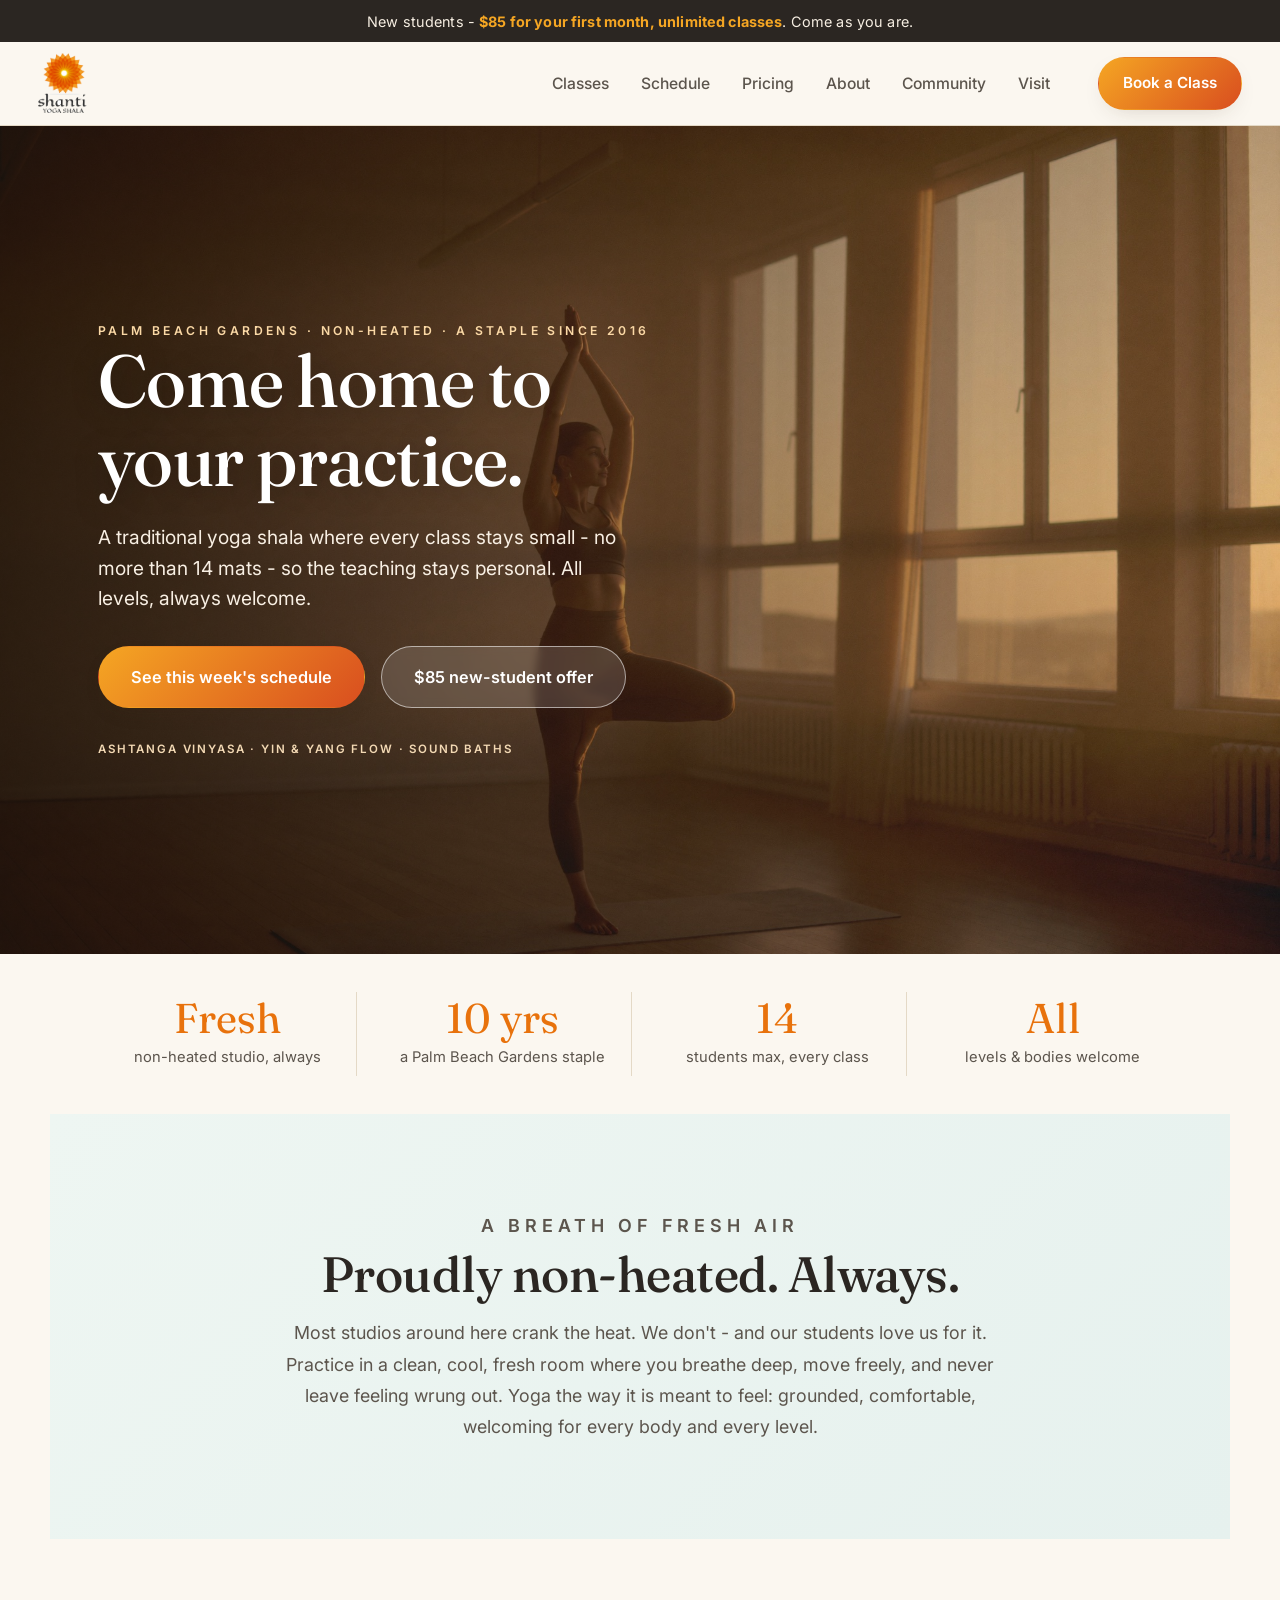
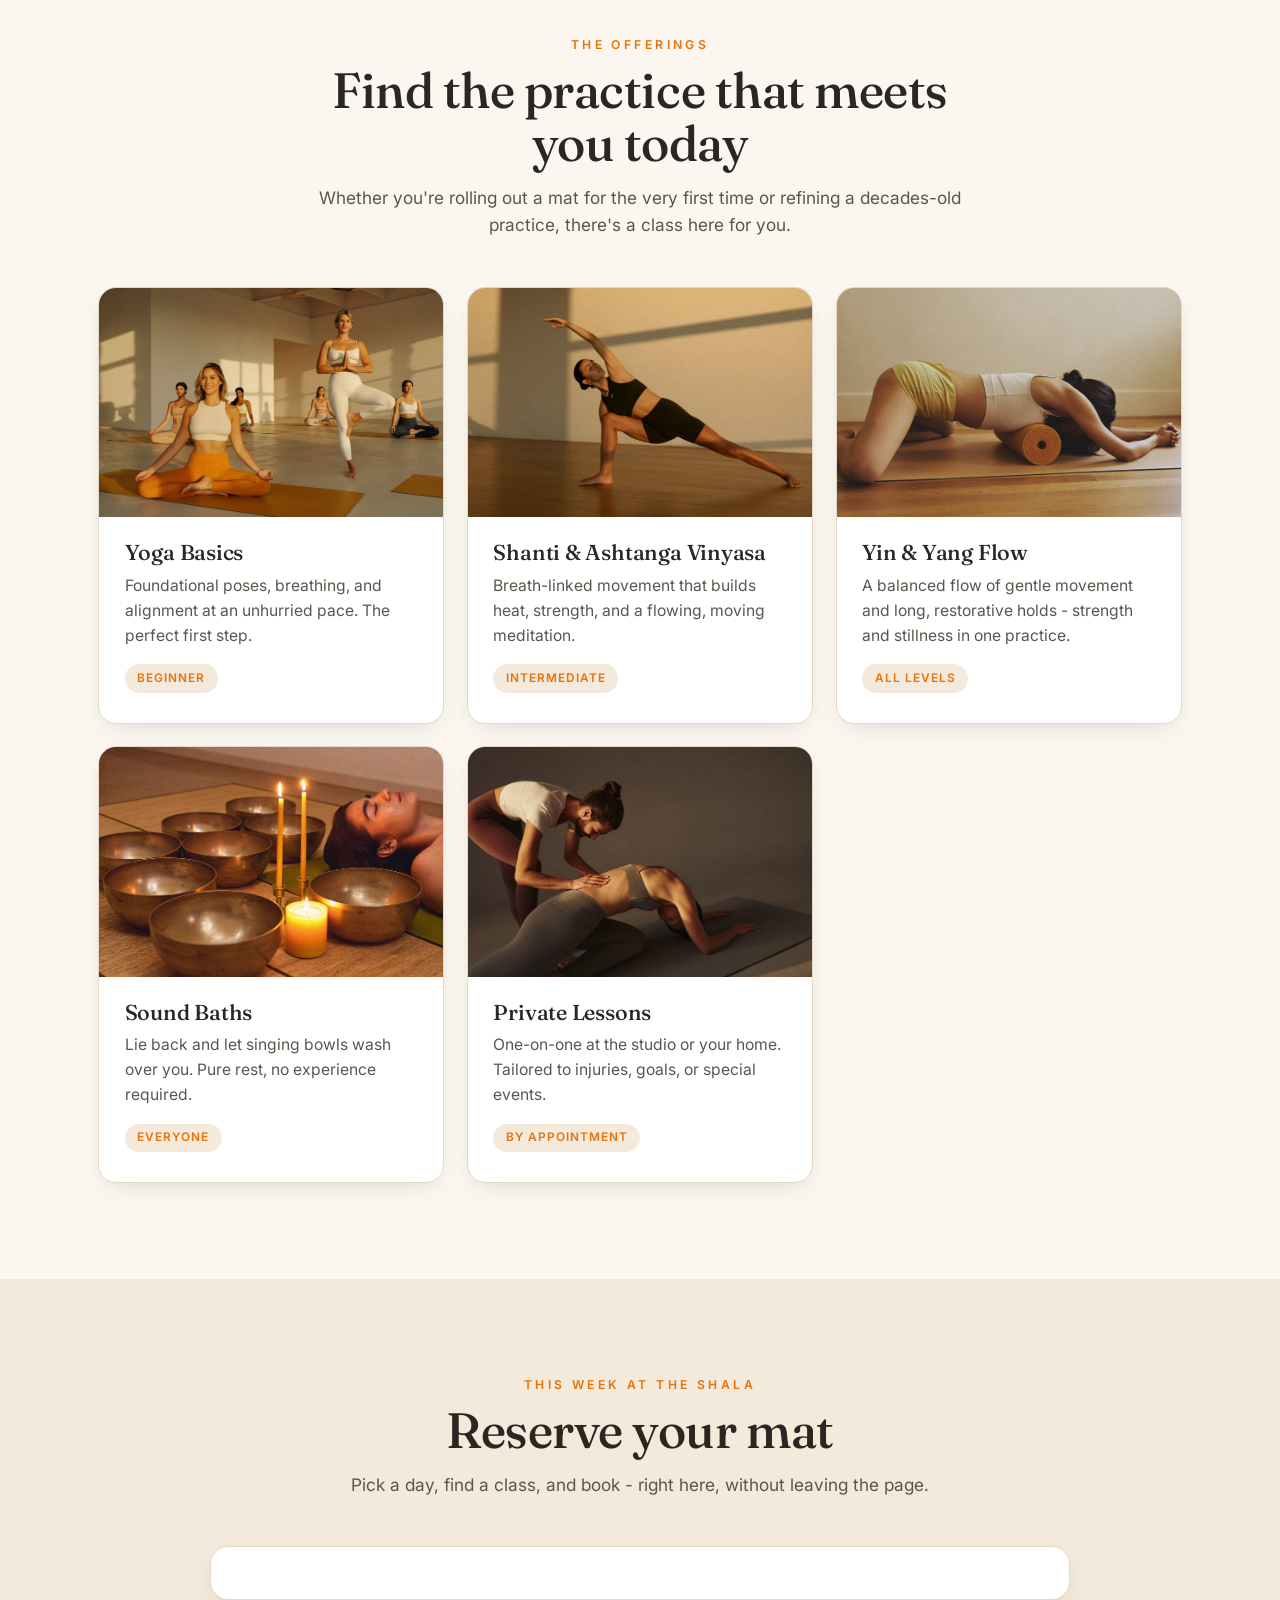
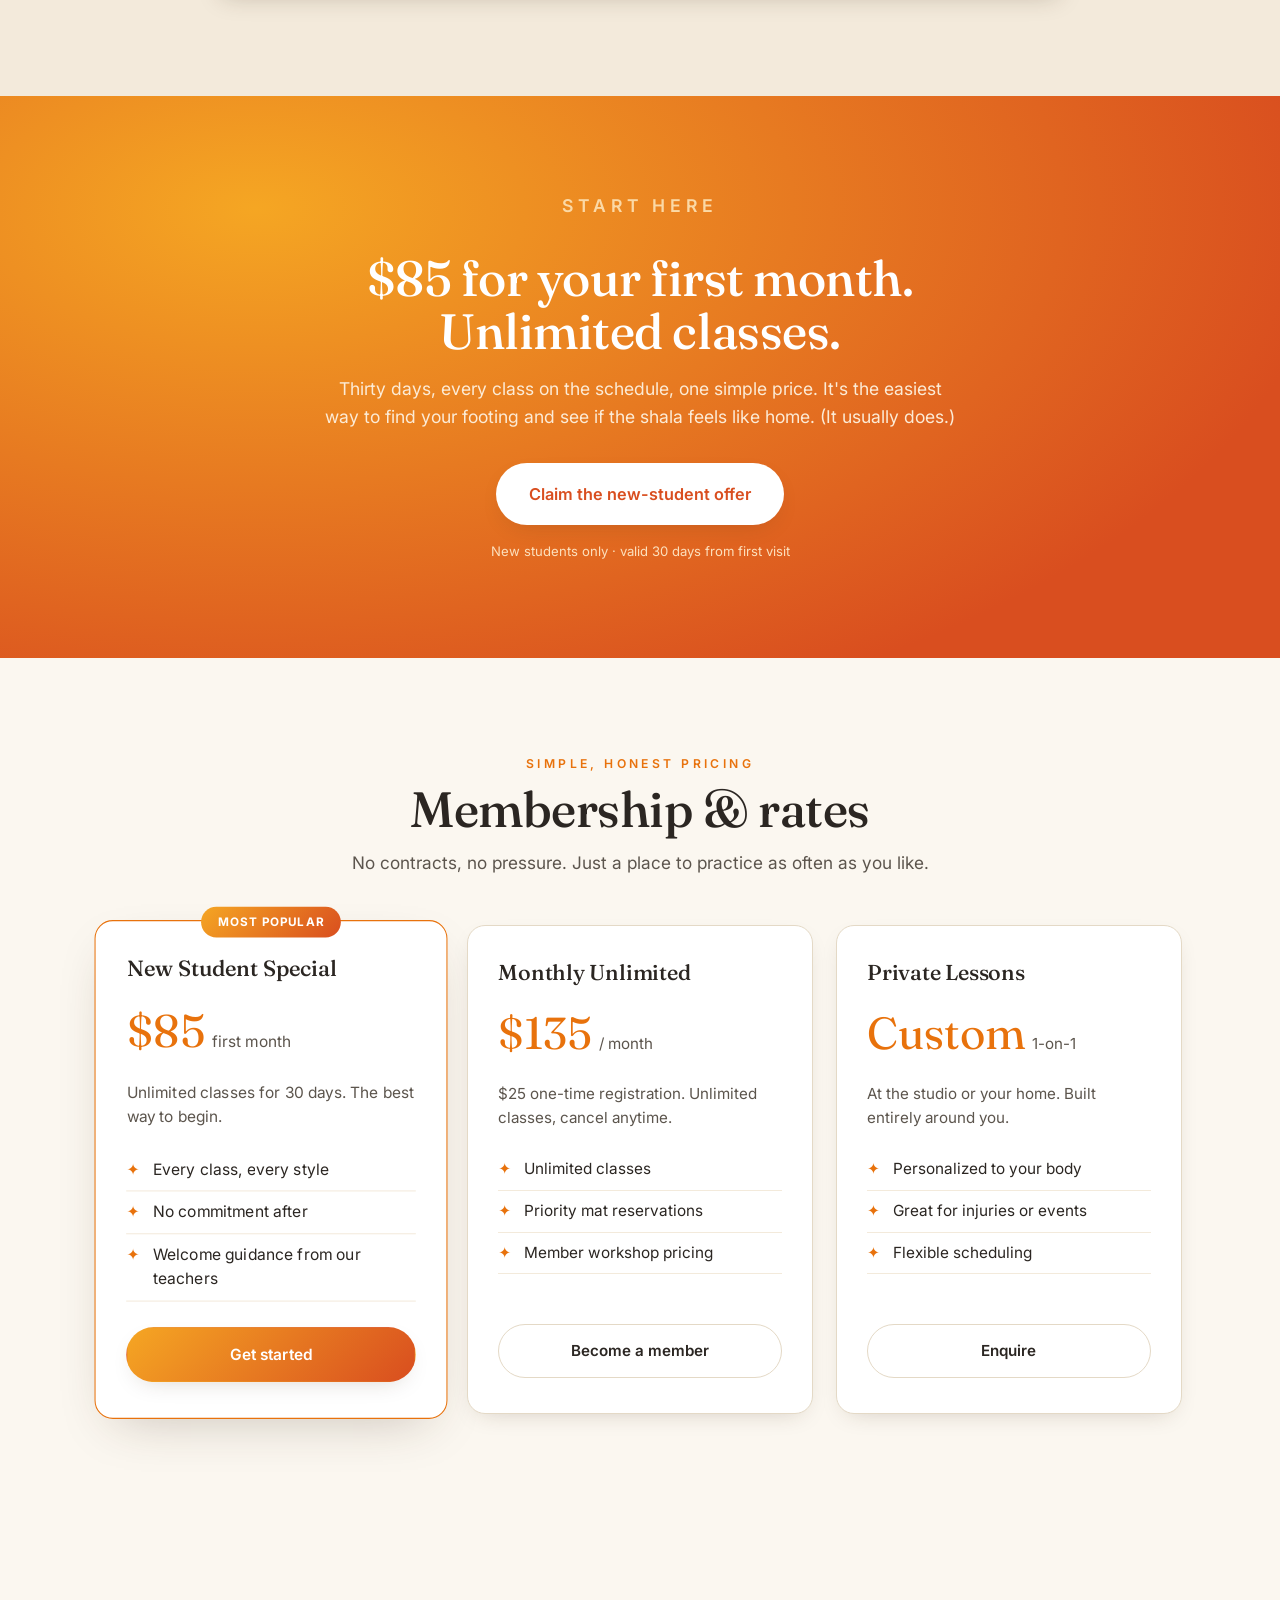
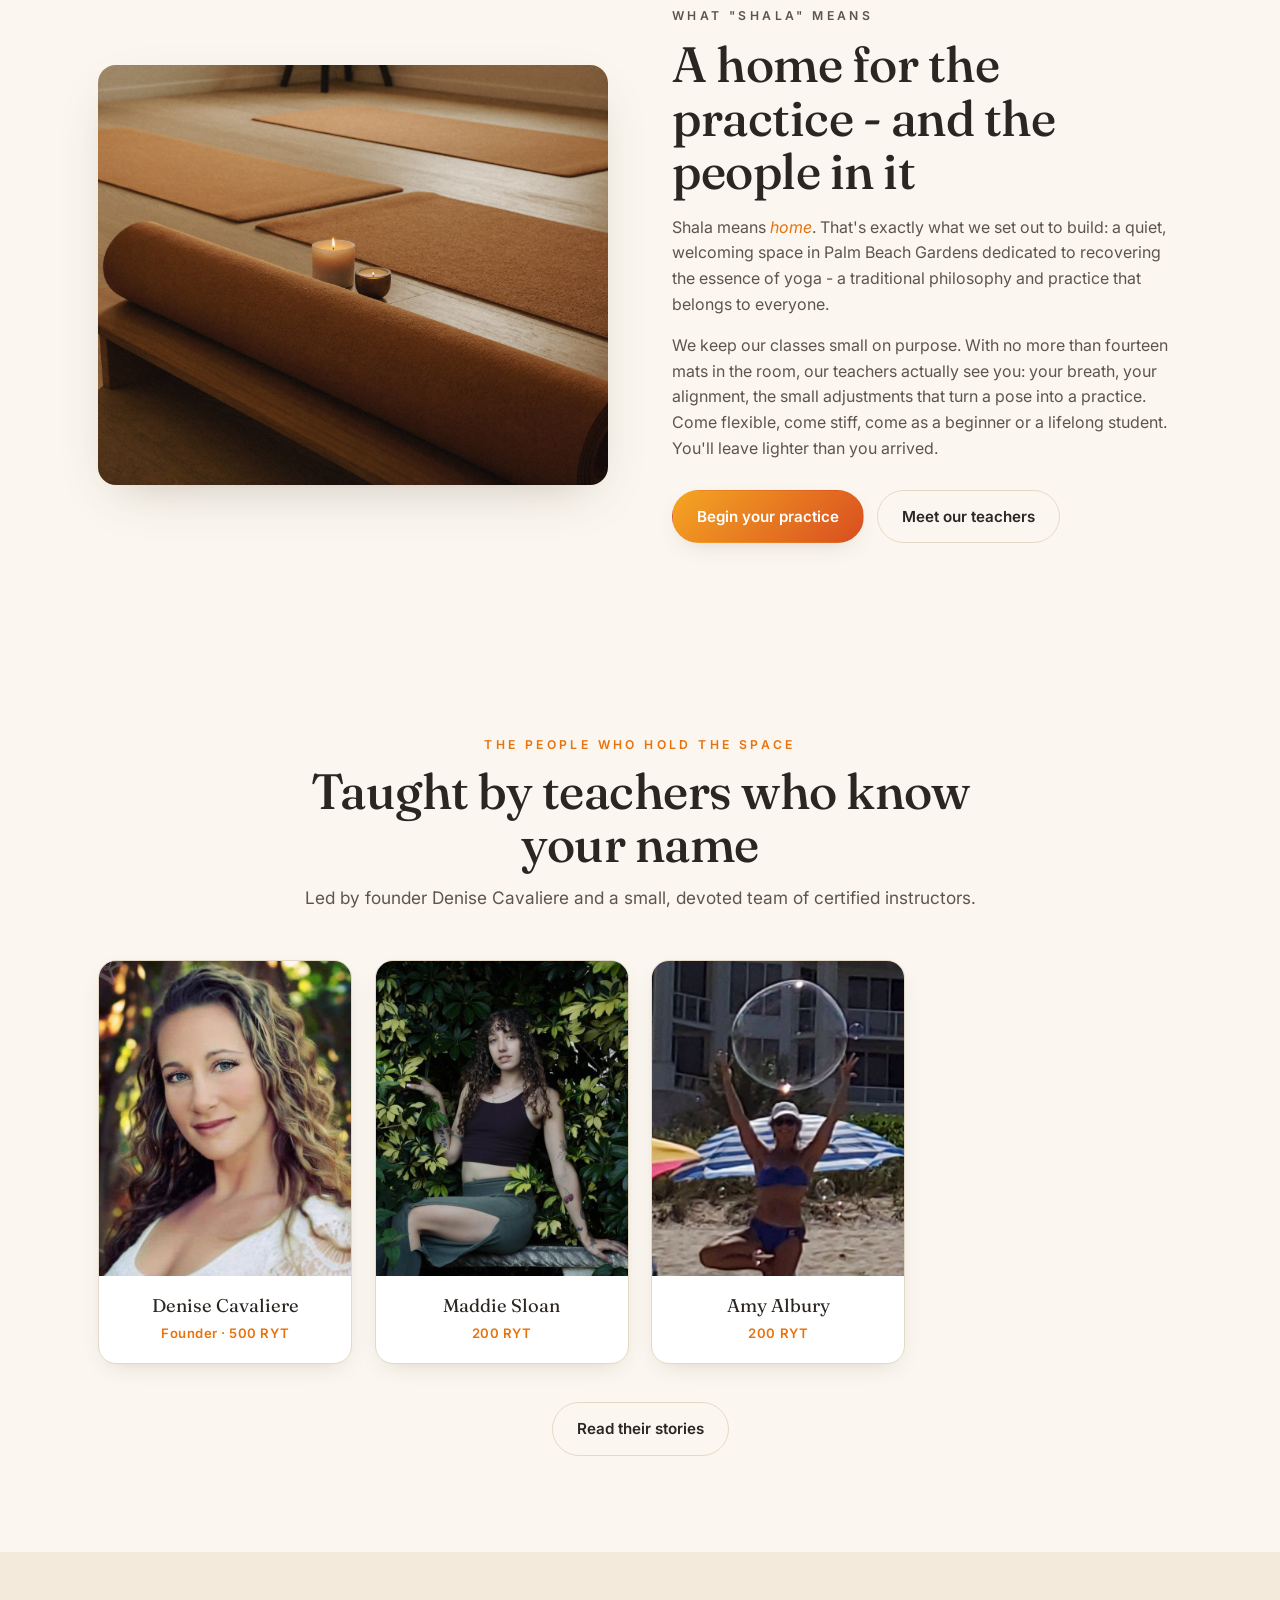
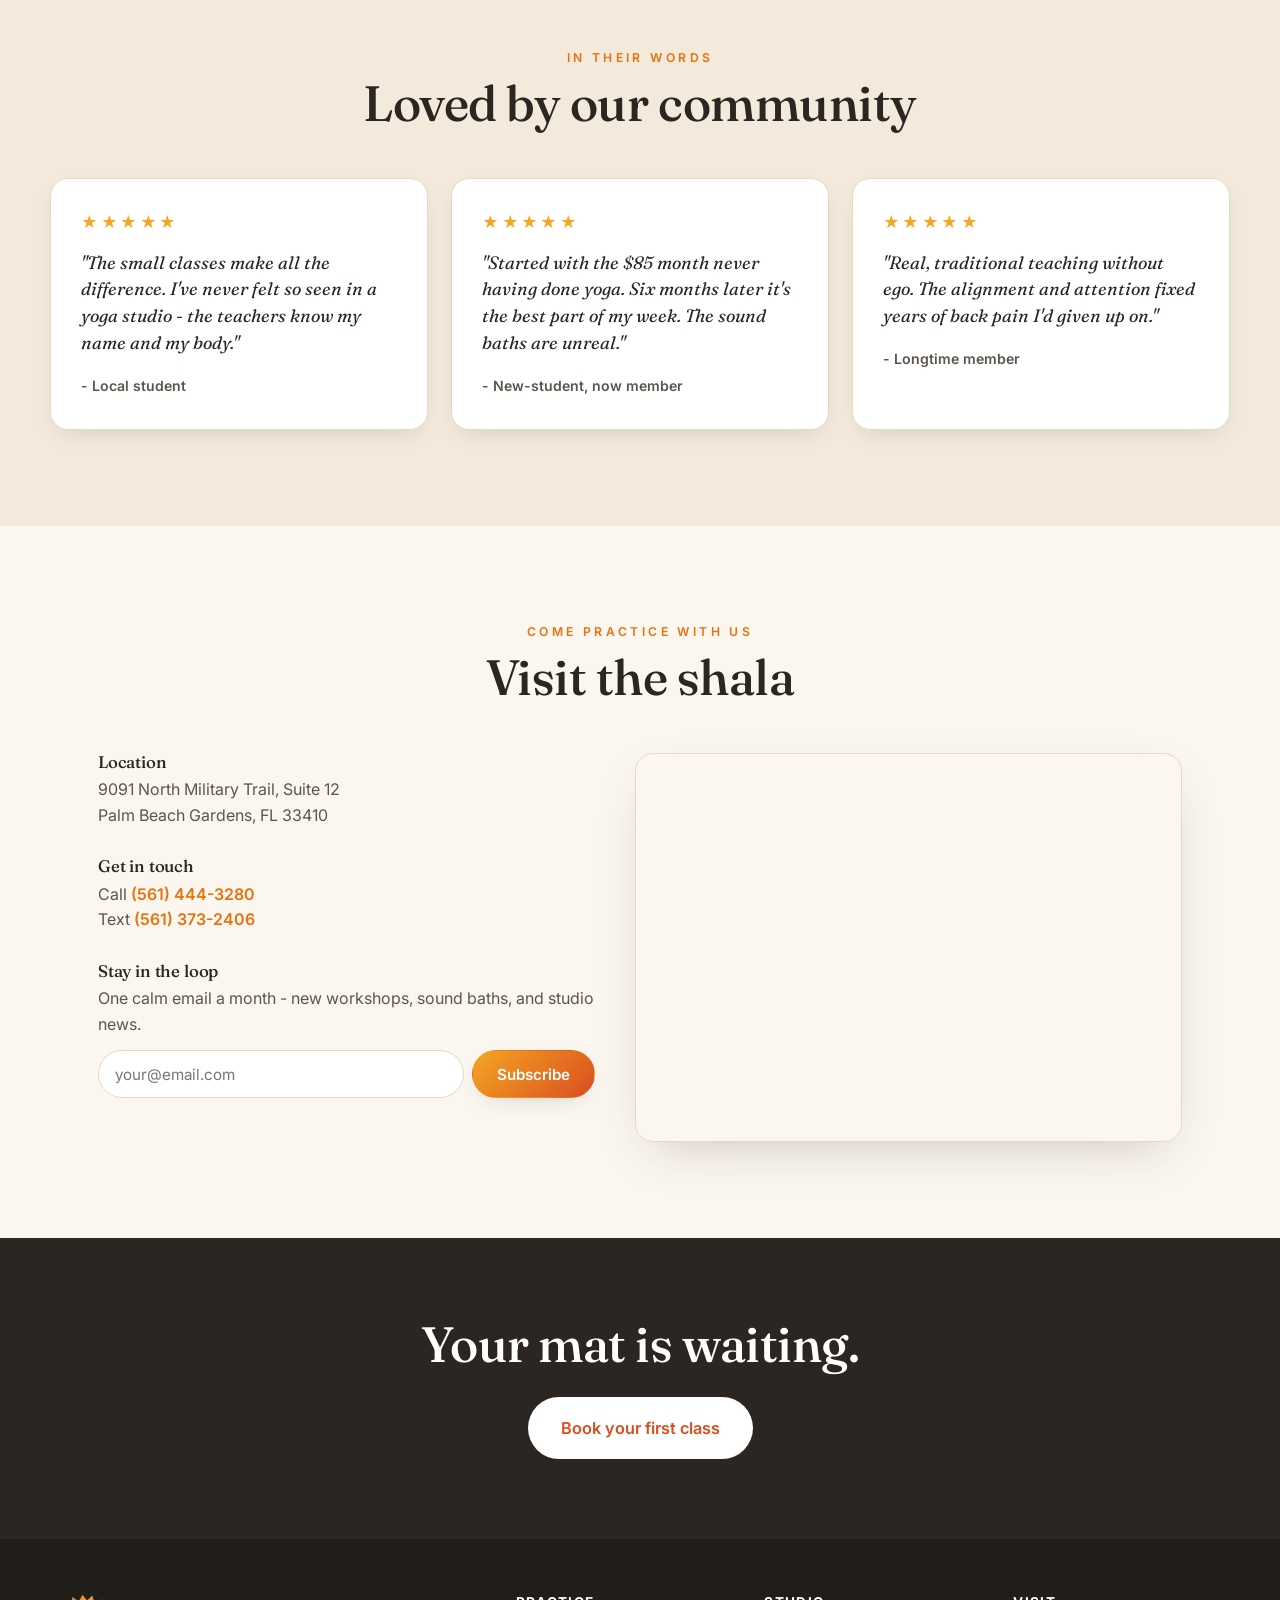
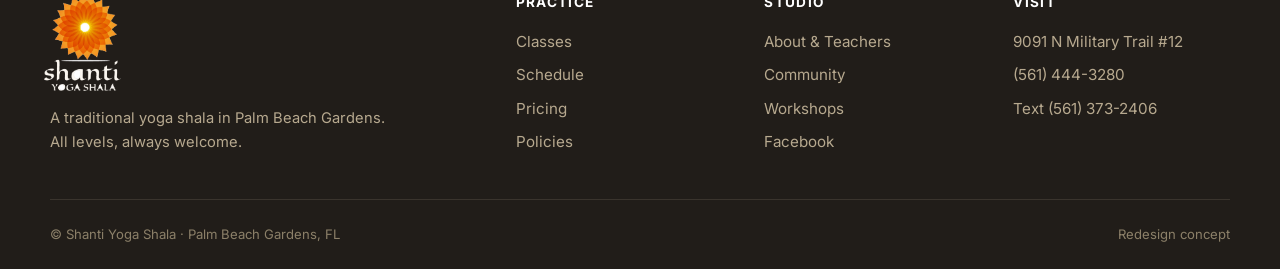
<file: index.html>
<!DOCTYPE html>
<html lang="en-US"><head>
<meta charset="utf-8"/>
<meta content="width=device-width, initial-scale=1" name="viewport"/>
<title>Non-Heated Yoga in Palm Beach Gardens | Shanti Yoga Shala</title>
<meta content="A non-heated, traditional yoga studio and Palm Beach Gardens staple for 10 years. Small classes (max 14), all levels welcome. New students: $85 for your first month." name="description"/>
<link href="https://fonts.googleapis.com" rel="preconnect"/>
<link crossorigin="" href="https://fonts.gstatic.com" rel="preconnect"/>
<link href="https://fonts.googleapis.com/css2?family=Fraunces:ital,opsz,wght@0,9..144,400;0,9..144,500;0,9..144,600;1,9..144,400&amp;family=Inter:wght@400;500;600;700&amp;display=swap" rel="stylesheet"/>
<link href="assets/styles.css?v=9" rel="stylesheet"/>
<meta content="index, follow" name="robots"/><meta content="non-heated yoga, yoga Palm Beach Gardens, Ashtanga Vinyasa, Yin Yoga, sound bath, beginner yoga" name="keywords"/><link href="https://shanti-yoga-shala.pages.dev/" rel="canonical"/><meta content="website" property="og:type"/><meta content="Shanti Yoga Shala" property="og:site_name"/><meta content="Non-Heated Yoga in Palm Beach Gardens | Shanti Yoga Shala" property="og:title"/><meta content="A non-heated, traditional yoga studio and Palm Beach Gardens staple for 10 years. Small classes (max 14), all levels welcome. New students: $85 for your first month." property="og:description"/><meta content="https://shanti-yoga-shala.pages.dev/" property="og:url"/><meta content="https://shanti-yoga-shala.pages.dev/assets/hero.jpg" property="og:image"/><meta content="summary_large_image" name="twitter:card"/><meta content="Non-Heated Yoga in Palm Beach Gardens | Shanti Yoga Shala" name="twitter:title"/><meta content="A non-heated, traditional yoga studio and Palm Beach Gardens staple for 10 years. Small classes (max 14), all levels welcome. New students: $85 for your first month." name="twitter:description"/><meta content="https://shanti-yoga-shala.pages.dev/assets/hero.jpg" name="twitter:image"/><script type="application/ld+json">{"@context":"https://schema.org","@type":["LocalBusiness","HealthClub"],"name":"Shanti Yoga Shala","alternateName":"Shanti Yoga Palm Beach","image":"https://shanti-yoga-shala.pages.dev/assets/hero.jpg","url":"https://shanti-yoga-shala.pages.dev/","telephone":"+1-561-444-3280","priceRange":"$$","foundingDate":"2016","description":"A non-heated, traditional yoga studio in Palm Beach Gardens - a neighborhood staple for over 10 years.","address":{"@type":"PostalAddress","streetAddress":"9091 N Military Trail, Suite 12","addressLocality":"Palm Beach Gardens","addressRegion":"FL","postalCode":"33410","addressCountry":"US"},"areaServed":[{"@type":"City","name":"Palm Beach Gardens"},{"@type":"City","name":"Jupiter"},{"@type":"City","name":"Juno Beach"},{"@type":"City","name":"North Palm Beach"},{"@type":"City","name":"West Palm Beach"}],"amenityFeature":[{"@type":"LocationFeatureSpecification","name":"Non-heated studio","value":true}],"knowsAbout":["Ashtanga Vinyasa","Yin Yoga","Sound Baths","Meditation","Non-heated yoga"],"slogan":"Come home to your practice."}</script>
</head>
<body>

<!-- ANNOUNCE BAR -->
<div class="announce" data-edit-id="home-c9">
  <span>New students - <strong>$85 for your first month, unlimited classes</strong>. Come as you are.</span>
</div>

<!-- HEADER -->
<header class="site-head" id="top">
  <a aria-label="Shanti Yoga Shala home" class="brand" href="index.html">
    <img alt="Shanti Yoga Shala" class="brand-mark" src="assets/logo.png"/>
  </a>
  <nav class="nav" id="nav">
    <a href="offerings.html">Classes</a>
    <a href="#schedule">Schedule</a>
    <a href="pricing.html">Pricing</a>
    <a href="about.html">About</a><a href="community.html">Community</a>
    <a href="#visit">Visit</a>
  </nav>
  <div class="head-actions">
    <a class="btn btn-solid" data-edit-href="home-lnk1" href="#schedule">Book a Class</a>
    <button aria-label="Menu" class="hamburger" id="hamburger"><span></span><span></span><span></span></button>
  </div>
</header>

<!-- HERO -->
<section class="hero">
  <div class="hero-media" id="heroMedia"></div>
  <div class="hero-veil"></div>
  <div class="hero-inner">
    <p class="eyebrow" data-edit-id="home-c10">Palm Beach Gardens · Non-heated · A staple since 2016</p>
    <h1 data-edit-id="home-c11">Come home to<br/>your practice.</h1>
    <p class="lede" data-edit-id="home-c12">A traditional yoga shala where every class stays small - no more than 14 mats - so the teaching stays personal. All levels, always welcome.</p>
    <div class="hero-cta" data-edit-id="home-c13">
      <a class="btn btn-solid btn-lg" data-edit-href="home-lnk2" href="#schedule">See this week's schedule</a>
      <a class="btn btn-ghost btn-lg" data-edit-href="home-lnk3" href="#offer">$85 new-student offer</a>
    </div>
    <p class="hero-trust" data-edit-id="home-c14">Ashtanga Vinyasa · Yin &amp; Yang Flow · Sound Baths</p>
  </div>
</section>

<!-- VALUE STRIP -->
<section class="strip">
  <div class="strip-item" data-edit-id="home-c15"><span class="strip-n">Fresh</span><span class="strip-l">non-heated studio, always</span></div>
  <div class="strip-item" data-edit-id="home-c16"><span class="strip-n">10 yrs</span><span class="strip-l">a Palm Beach Gardens staple</span></div>
  <div class="strip-item" data-edit-id="home-c17"><span class="strip-n">14</span><span class="strip-l">students max, every class</span></div>
  <div class="strip-item" data-edit-id="home-c18"><span class="strip-n">All</span><span class="strip-l">levels &amp; bodies welcome</span></div>
</section>
<section class="section nh-callout"><div class="nh-inner" data-edit-id="home-c19"><p class="eyebrow center">A breath of fresh air</p><h2>Proudly non-heated. Always.</h2><p>Most studios around here crank the heat. We don't - and our students love us for it. Practice in a clean, cool, fresh room where you breathe deep, move freely, and never leave feeling wrung out. Yoga the way it is meant to feel: grounded, comfortable, welcoming for every body and every level.</p></div></section>


<!-- CLASSES -->
<section class="section" id="classes">
  <div class="section-head" data-edit-id="home-c20">
    <p class="eyebrow center">The Offerings</p>
    <h2>Find the practice that meets you today</h2>
    <p class="section-sub">Whether you're rolling out a mat for the very first time or refining a decades-old practice, there's a class here for you.</p>
  </div>
  <div class="class-grid" data-collection-item=".class-card" data-collection-template='&lt;article class="class-card has-img"&gt;&lt;div class="cc-img"&gt;&lt;img src="assets/people/placeholder.svg" alt=""&gt;&lt;/div&gt;&lt;div class="cc-body"&gt;&lt;h3&gt;New Class&lt;/h3&gt;&lt;p&gt;Add the class description here.&lt;/p&gt;&lt;span class="cc-tag"&gt;All levels&lt;/span&gt;&lt;/div&gt;&lt;/article&gt;' data-edit-collection="classes">
    <article class="class-card has-img">
      <div class="cc-img"><img alt="" src="assets/classes/basics.jpg"/></div>
      <div class="cc-body">
        <h3>Yoga Basics</h3>
        <p>Foundational poses, breathing, and alignment at an unhurried pace. The perfect first step.</p>
        <span class="cc-tag">Beginner</span>
      </div>
    </article>
    <article class="class-card has-img">
      <div class="cc-img"><img alt="" src="assets/classes/vinyasa.jpg"/></div>
      <div class="cc-body">
        <h3>Shanti &amp; Ashtanga Vinyasa</h3>
        <p>Breath-linked movement that builds heat, strength, and a flowing, moving meditation.</p>
        <span class="cc-tag">Intermediate</span>
      </div>
    </article>
    <article class="class-card has-img">
      <div class="cc-img"><img alt="" src="assets/classes/yin.jpg"/></div>
      <div class="cc-body">
        <h3>Yin &amp; Yang Flow</h3>
        <p>A balanced flow of gentle movement and long, restorative holds - strength and stillness in one practice.</p>
        <span class="cc-tag">All levels</span>
      </div>
    </article>
    <article class="class-card has-img">
      <div class="cc-img"><img alt="" src="assets/classes/soundbath.jpg"/></div>
      <div class="cc-body">
        <h3>Sound Baths</h3>
        <p>Lie back and let singing bowls wash over you. Pure rest, no experience required.</p>
        <span class="cc-tag">Everyone</span>
      </div>
    </article>
    <article class="class-card has-img">
      <div class="cc-img"><img alt="" src="assets/classes/private.jpg"/></div>
      <div class="cc-body">
        <h3>Private Lessons</h3>
        <p>One-on-one at the studio or your home. Tailored to injuries, goals, or special events.</p>
        <span class="cc-tag">By appointment</span>
      </div>
    </article>
  </div>
</section>

<!-- SCHEDULE (embedded MindBody) -->
<section class="section section-warm" id="schedule">
  <div class="section-head" data-edit-id="home-c26">
    <p class="eyebrow center">This week at the shala</p>
    <h2>Reserve your mat</h2>
    <p class="section-sub">Pick a day, find a class, and book - right here, without leaving the page.</p>
  </div>

  <div class="sched">
    <!-- Mindbody Schedules widget begin -->
    <div class="mindbody-widget" data-widget-id="c5578545227" data-widget-type="Schedules"></div>
    <script async="" src="https://brandedweb.mindbodyonline.com/embed/widget.js"></script>
    <!-- Mindbody Schedules widget end -->
  </div>
</section>

<!-- NEW CLIENT OFFER -->
<section class="offer" id="offer">
  <div class="offer-inner" data-edit-id="home-c27">
    <p class="eyebrow center light">Start here</p>
    <h2>$85 for your first month.<br/>Unlimited classes.</h2>
    <p>Thirty days, every class on the schedule, one simple price. It's the easiest way to find your footing and see if the shala feels like home. (It usually does.)</p>
    <a class="btn btn-solid btn-lg" data-edit-href="home-lnk4" href="#schedule">Claim the new-student offer</a>
    <p class="offer-fine">New students only · valid 30 days from first visit</p>
  </div>
</section>

<!-- PRICING -->
<section class="section" id="pricing">
  <div class="section-head" data-edit-id="home-c28">
    <p class="eyebrow center">Simple, honest pricing</p>
    <h2>Membership &amp; rates</h2>
    <p class="section-sub">No contracts, no pressure. Just a place to practice as often as you like.</p>
  </div>
  <div class="price-grid">
    <article class="price-card featured">
      <span class="price-badge" data-edit-id="home-c29">Most popular</span>
      <h3 data-edit-id="home-c30">New Student Special</h3>
      <div class="price" data-edit-id="home-c31"><span class="amt">$85</span><span class="per">first month</span></div>
      <p class="price-desc" data-edit-id="home-c32">Unlimited classes for 30 days. The best way to begin.</p>
      <ul data-edit-id="home-c33">
        <li>Every class, every style</li>
        <li>No commitment after</li>
        <li>Welcome guidance from our teachers</li>
      </ul>
      <a class="btn btn-solid full" data-edit-id="home-c34" href="#schedule">Get started</a>
    </article>
    <article class="price-card">
      <h3 data-edit-id="home-c35">Monthly Unlimited</h3>
      <div class="price" data-edit-id="home-c36"><span class="amt">$135</span><span class="per">/ month</span></div>
      <p class="price-desc" data-edit-id="home-c37">$25 one-time registration. Unlimited classes, cancel anytime.</p>
      <ul data-edit-id="home-c38">
        <li>Unlimited classes</li>
        <li>Priority mat reservations</li>
        <li>Member workshop pricing</li>
      </ul>
      <a class="btn btn-outline full" data-edit-id="home-c39" href="#schedule">Become a member</a>
    </article>
    <article class="price-card">
      <h3 data-edit-id="home-c40">Private Lessons</h3>
      <div class="price" data-edit-id="home-c41"><span class="amt">Custom</span><span class="per">1-on-1</span></div>
      <p class="price-desc" data-edit-id="home-c42">At the studio or your home. Built entirely around you.</p>
      <ul data-edit-id="home-c43">
        <li>Personalized to your body</li>
        <li>Great for injuries or events</li>
        <li>Flexible scheduling</li>
      </ul>
      <a class="btn btn-outline full" data-edit-id="home-c44" href="#visit">Enquire</a>
    </article>
  </div>
</section>

<!-- ABOUT / PHILOSOPHY -->
<section class="section split" id="about">
  <div class="split-media" id="aboutMedia"></div>
  <div class="split-copy">
    <p class="eyebrow" data-edit-id="home-c45">What "shala" means</p>
    <h2 data-edit-id="home-c46">A home for the practice - and the people in it</h2>
    <p data-edit-id="home-c47">Shala means <em>home</em>. That's exactly what we set out to build: a quiet, welcoming space in Palm Beach Gardens dedicated to recovering the essence of yoga - a traditional philosophy and practice that belongs to everyone.</p>
    <p data-edit-id="home-c48">We keep our classes small on purpose. With no more than fourteen mats in the room, our teachers actually see you: your breath, your alignment, the small adjustments that turn a pose into a practice. Come flexible, come stiff, come as a beginner or a lifelong student. You'll leave lighter than you arrived.</p>
    <div class="btn-row" data-edit-id="home-c49">
      <a class="btn btn-solid" data-edit-href="home-lnk5" href="#schedule">Begin your practice</a>
      <a class="btn btn-outline" data-edit-href="home-lnk6" href="about.html">Meet our teachers</a>
    </div>
  </div>
</section>

<!-- TEACHERS TEASER -->
<section class="section teasers">
  <div class="section-head" data-edit-id="home-c50">
    <p class="eyebrow center">The people who hold the space</p>
    <h2>Taught by teachers who know your name</h2>
    <p class="section-sub">Led by founder Denise Cavaliere and a small, devoted team of certified instructors.</p>
  </div>
  <div class="teacher-strip" data-collection-item=".ts-card" data-collection-template='&lt;a class="ts-card" href="about.html"&gt;&lt;img src="assets/people/placeholder.svg" alt="Teacher"/&gt;&lt;span class="ts-name"&gt;New Teacher&lt;/span&gt;&lt;span class="ts-role"&gt;Certification&lt;/span&gt;&lt;/a&gt;' data-edit-collection="teachers-home" data-edit-id="home-c51">
    <a class="ts-card" href="about.html"><img alt="Denise Cavaliere" src="assets/people/denise.jpg"/><span class="ts-name">Denise Cavaliere</span><span class="ts-role">Founder · 500 RYT</span></a>
    <a class="ts-card" href="about.html"><img alt="Maddie Sloan" src="assets/people/maddie.jpg"/><span class="ts-name">Maddie Sloan</span><span class="ts-role">200 RYT</span></a>
    <a class="ts-card" href="about.html"><img alt="Amy Albury" src="assets/people/amy.jpg"/><span class="ts-name">Amy Albury</span><span class="ts-role">200 RYT</span></a>
  </div>
  <div class="center-cta" data-edit-id="home-c52"><a class="btn btn-outline" data-edit-href="home-lnk7" href="about.html">Read their stories</a></div>
</section>

<!-- REVIEWS -->
<section class="section section-warm">
  <div class="section-head" data-edit-id="home-c53">
    <p class="eyebrow center">In their words</p>
    <h2>Loved by our community</h2>
  </div>
  <div class="reviews" data-collection-item=".review" data-collection-template='&lt;blockquote class="review"&gt;&lt;div class="stars"&gt;&amp;#9733;&amp;#9733;&amp;#9733;&amp;#9733;&amp;#9733;&lt;/div&gt;&lt;p&gt;"Add a student review here."&lt;/p&gt;&lt;cite&gt;- Student&lt;/cite&gt;&lt;/blockquote&gt;' data-edit-collection="reviews">
    <blockquote class="review">
      <div class="stars">★★★★★</div>
      <p>"The small classes make all the difference. I've never felt so seen in a yoga studio - the teachers know my name and my body."</p>
      <cite>- Local student</cite>
    </blockquote>
    <blockquote class="review">
      <div class="stars">★★★★★</div>
      <p>"Started with the $85 month never having done yoga. Six months later it's the best part of my week. The sound baths are unreal."</p>
      <cite>- New-student, now member</cite>
    </blockquote>
    <blockquote class="review">
      <div class="stars">★★★★★</div>
      <p>"Real, traditional teaching without ego. The alignment and attention fixed years of back pain I'd given up on."</p>
      <cite>- Longtime member</cite>
    </blockquote>
  </div>
</section>

<!-- VISIT -->
<section class="section" id="visit">
  <div class="section-head" data-edit-id="home-c63">
    <p class="eyebrow center">Come practice with us</p>
    <h2>Visit the shala</h2>
  </div>
  <div class="visit">
    <div class="visit-info">
      <div class="vi-block" data-edit-id="home-c64">
        <h4>Location</h4>
        <p>9091 North Military Trail, Suite 12<br/>Palm Beach Gardens, FL 33410</p>
      </div>
      <div class="vi-block" data-edit-id="home-c65">
        <h4>Get in touch</h4>
        <p>Call <a href="tel:15614443280">(561) 444-3280</a><br/>Text <a href="sms:15613732406">(561) 373-2406</a></p>
      </div>
      <div class="vi-block">
        <h4 data-edit-id="home-c66">Stay in the loop</h4>
        <p data-edit-id="home-c67">One calm email a month - new workshops, sound baths, and studio news.</p>
        <form class="news" onsubmit="return false;">
          <input aria-label="Email" placeholder="your@email.com" type="email"/>
          <button class="btn btn-solid">Subscribe</button>
        </form>
      </div>
    </div>
    <div class="visit-map">
      <iframe allowfullscreen="" loading="lazy" src="https://www.google.com/maps?q=9091+North+Military+Trail+Suite+12+Palm+Beach+Gardens+FL+33410&amp;output=embed" title="Map to Shanti Yoga Shala"></iframe>
    </div>
  </div>
</section>

<!-- CTA BAND -->
<section class="cta-band" data-edit-id="home-c68">
  <h2>Your mat is waiting.</h2>
  <a class="btn btn-light btn-lg" data-edit-href="home-lnk8" href="#schedule">Book your first class</a>
</section>

<!-- FOOTER -->
<footer class="site-foot">
  <div class="foot-cols">
    <div class="foot-brand">
      <img alt="Shanti Yoga Shala" src="assets/logo-light.png"/>
      <p>A traditional yoga shala in Palm Beach Gardens. All levels, always welcome.</p>
    </div>
    <div class="foot-links">
      <h5>Practice</h5>
      <a href="offerings.html">Classes</a>
      <a href="index.html#schedule">Schedule</a>
      <a href="pricing.html">Pricing</a>
      <a href="policies.html">Policies</a>
    </div>
    <div class="foot-links">
      <h5>Studio</h5>
      <a href="about.html">About &amp; Teachers</a><a href="community.html">Community</a>
      <a href="offerings.html">Workshops</a>
      <a href="https://www.facebook.com/1559573074349359" rel="noopener" target="_blank">Facebook</a>
    </div>
    <div class="foot-links">
      <h5>Visit</h5>
      <a href="index.html#visit">9091 N Military Trail #12</a>
      <a href="tel:15614443280">(561) 444-3280</a>
      <a href="sms:15613732406">Text (561) 373-2406</a>
    </div>
  </div>
  <div class="foot-base">
    <span>© Shanti Yoga Shala · Palm Beach Gardens, FL</span>
    <span class="foot-credit">Redesign concept</span>
  </div>
</footer>

<script src="assets/app.js?v=4"></script>


<script>(function(){ if(window.top!==window.self) return;
  var P=[['.bio','h3','new teacher'],['.ts-card','.ts-name','new teacher'],['.class-card','h3','new class'],['.review','p','"add a student review here."'],['.cphoto','figcaption','new caption']];
  P.forEach(function(p){ document.querySelectorAll(p[0]).forEach(function(c){ var t=c.querySelector(p[1]); if(t && t.textContent.trim().toLowerCase()===p[2]) c.style.display='none'; }); });
})();</script>
<script>
(function () {
  if (window.top === window.self) return;
  var EDIT=false, changes={}, collTarget=null;
  function ok(e){ return e.origin===location.origin; }
  function record(el){ changes[el.getAttribute("data-edit-id")]=el.innerHTML.trim(); }
  function makeText(el){ if(el.hasAttribute("contenteditable")) return; el.setAttribute("contenteditable","true"); el.classList.add("rpt-text-editable");
    el.addEventListener("click", function(ev){ ev.preventDefault(); ev.stopPropagation(); }); }
  function isLeaf(t){ if(!t.textContent.trim()) return false;
    for(var i=0;i<t.children.length;i++){ var c=t.children[i];
      if(c instanceof SVGElement || c.tagName==="BR") continue;
      var d=getComputedStyle(c).display; if(d.indexOf("inline")!==0 && d!=="contents") return false; }
    return true; }
  function ancEd(t, stop){ for(var a=t.parentElement; a && a!==stop; a=a.parentElement){ if(a.hasAttribute("contenteditable")) return true; } return false; }
  function linkBtn(a, hid){
    if(a.querySelector(":scope > .rpt-linkbtn")) return;
    var b=document.createElement("button"); b.type="button"; b.textContent="🔗 Link"; b.className="rpt-linkbtn";
    b.addEventListener("click", function(ev){ ev.preventDefault(); ev.stopPropagation();
      var cur=a.getAttribute("href")||""; var url=prompt("Where should this link go? Paste the full web address:", cur);
      if(url!==null && url!==""){ a.setAttribute("href",url); if(hid) changes["href::"+hid]=url; b.textContent="🔗 Set"; } });
    if(getComputedStyle(a).position==="static"){ a.style.position="relative"; } a.appendChild(b);
  }
  function enable(){
    if(EDIT) return; EDIT=true;
    document.querySelectorAll("[data-edit-id]").forEach(function(el){
      var tag=el.tagName.toLowerCase();
      if(tag==="img"){ el.style.cursor="pointer"; el.classList.add("rpt-img-editable");
        el.addEventListener("click", function(ev){ ev.preventDefault(); ev.stopPropagation();
          parent.postMessage({type:"fpt-edit-image", id:el.getAttribute("data-edit-id")}, location.origin); });
      } else { makeText(el);
        el.addEventListener("input", function(){ record(el); }); el.addEventListener("blur", function(){ record(el); });
        el.addEventListener("keydown", function(e){ if(e.key==="Enter" && tag!=="p" && tag!=="li" && tag!=="blockquote"){ e.preventDefault(); } }); }
    });
    document.querySelectorAll("[data-edit-href]").forEach(function(a){ linkBtn(a, a.getAttribute("data-edit-href")); });
    document.querySelectorAll("[data-edit-collection]").forEach(function(grid){
      var itemSel=grid.getAttribute("data-collection-item")||".item";
      var tpl=grid.getAttribute("data-collection-template")||'';
      function wire(item){
        item.style.position="relative";
        item.querySelectorAll("img").forEach(function(img){ img.style.cursor="pointer"; img.classList.add("rpt-img-editable");
          img.addEventListener("click", function(ev){ ev.preventDefault(); ev.stopPropagation(); collTarget=img; parent.postMessage({type:"fpt-edit-image", id:"__coll__"}, location.origin); }); });
        item.querySelectorAll("*").forEach(function(t){
          if(t.tagName==="IMG"||t.classList.contains("rpt-del")||t.classList.contains("rpt-linkbtn")) return;
          if(!isLeaf(t)) return; if(ancEd(t,item.parentElement)) return; makeText(t); });
        var links=[]; if(item.matches && item.matches("a[href]")) links.push(item);
        item.querySelectorAll("a[href]").forEach(function(a){ links.push(a); });
        links.forEach(function(a){ linkBtn(a, null); });
        if(!item.querySelector(":scope > .rpt-del")){
          var del=document.createElement("button"); del.type="button"; del.className="rpt-del"; del.textContent="✕"; del.title="Delete";
          del.addEventListener("click", function(ev){ ev.preventDefault(); ev.stopPropagation(); if(confirm("Remove this one?")) item.remove(); });
          item.appendChild(del); }
      }
      grid.querySelectorAll(itemSel).forEach(wire);
      var add=document.createElement("button"); add.type="button"; add.className="rpt-add"; add.textContent="＋ Add new";
      add.addEventListener("click", function(ev){ ev.preventDefault();
        var w=document.createElement("div"); w.innerHTML=tpl; var node=w.firstElementChild; if(!node) return;
        grid.appendChild(node); wire(node); node.scrollIntoView({block:"center",behavior:"smooth"}); });
      grid.parentNode.insertBefore(add, grid.nextSibling);
    });
    var st=document.createElement("style");
    st.textContent=".rpt-text-editable{outline:1px dashed rgba(150,110,60,.6);outline-offset:2px;border-radius:3px;cursor:text}.rpt-text-editable:focus{outline:2px solid #9a6b3a;background:rgba(154,107,58,.07)}.rpt-img-editable{outline:2px dashed rgba(154,107,58,.6);outline-offset:3px;cursor:pointer}.rpt-img-editable:hover{outline:3px solid #9a6b3a;filter:brightness(.95)}.rpt-del{position:absolute;top:8px;right:8px;z-index:9;background:#b23b3b;color:#fff;border:0;border-radius:50%;width:28px;height:28px;font-size:15px;cursor:pointer;box-shadow:0 2px 8px rgba(0,0,0,.35);line-height:26px;padding:0}.rpt-add{display:block;margin:18px auto 0;background:#9a6b3a;color:#fff;border:0;border-radius:8px;padding:12px 20px;font:700 15px sans-serif;cursor:pointer}.rpt-linkbtn{position:absolute;top:6px;right:6px;z-index:9;font:600 11px/1 sans-serif;background:#9a6b3a;color:#fff;border:0;border-radius:6px;padding:5px 8px;cursor:pointer}";
    document.head.appendChild(st);
    parent.postMessage({type:"fpt-edit-ready"}, location.origin);
  }
  function collect(){
    document.querySelectorAll("[data-edit-collection]").forEach(function(grid){
      var c=grid.cloneNode(true);
      c.querySelectorAll(".rpt-del,.rpt-linkbtn").forEach(function(x){ x.remove(); });
      c.querySelectorAll("[contenteditable]").forEach(function(x){ x.removeAttribute("contenteditable"); });
      c.querySelectorAll(".rpt-text-editable,.rpt-img-editable").forEach(function(x){ x.classList.remove("rpt-text-editable"); x.classList.remove("rpt-img-editable"); x.style.cursor=""; });
      changes["coll::"+grid.getAttribute("data-edit-collection")]=c.innerHTML.trim();
    });
  }
  window.addEventListener("message", function(e){
    if(!ok(e)) return; var d=e.data||{};
    if(d.type==="fpt-edit-on") enable();
    if(d.type==="fpt-edit-collect"){ collect(); parent.postMessage({type:"fpt-edit-changes", changes:changes}, location.origin); }
    if(d.type==="fpt-set-image"){
      if(d.id==="__coll__"){ if(collTarget){ collTarget.src=d.url; collTarget=null; } }
      else { var el=document.querySelector('[data-edit-id="'+d.id+'"]'); if(el){ el.src=d.url; changes[d.id]=d.url; } } }
  });
})();
</script>
</body></html>
</file>
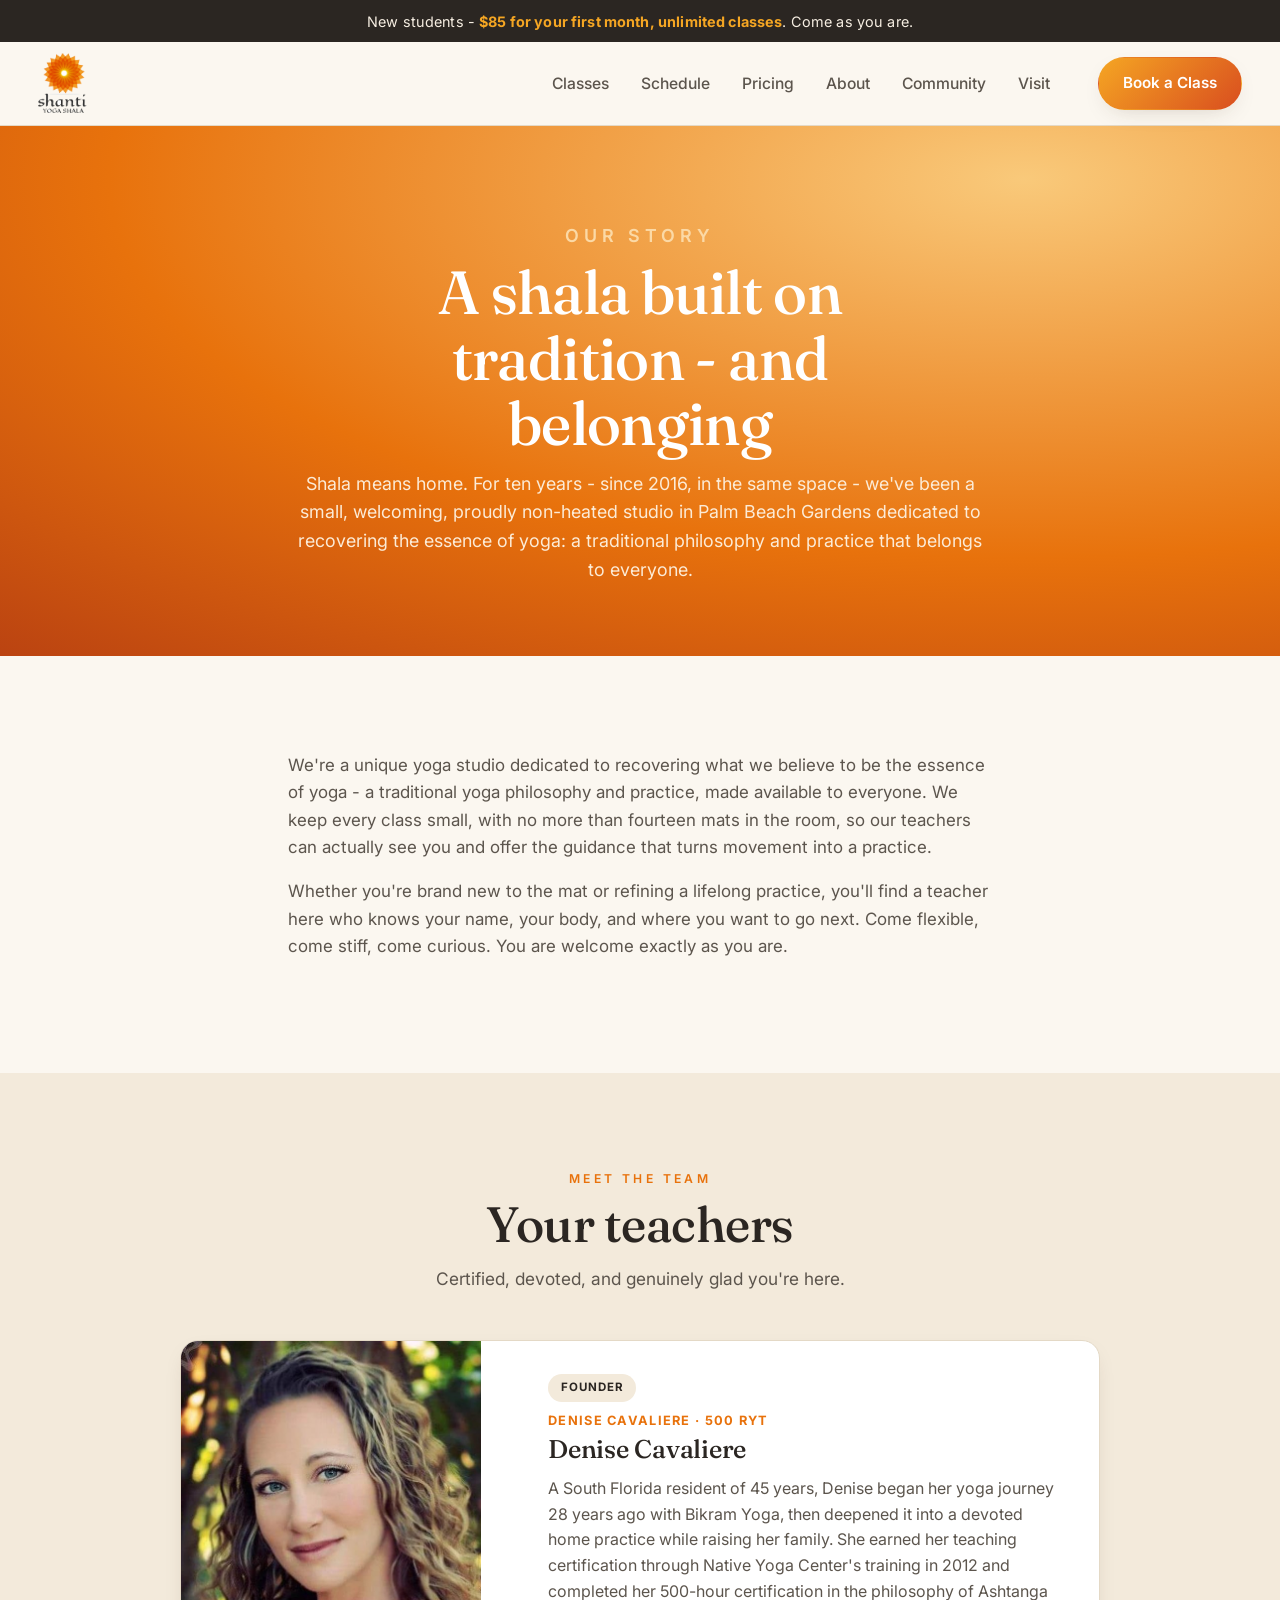
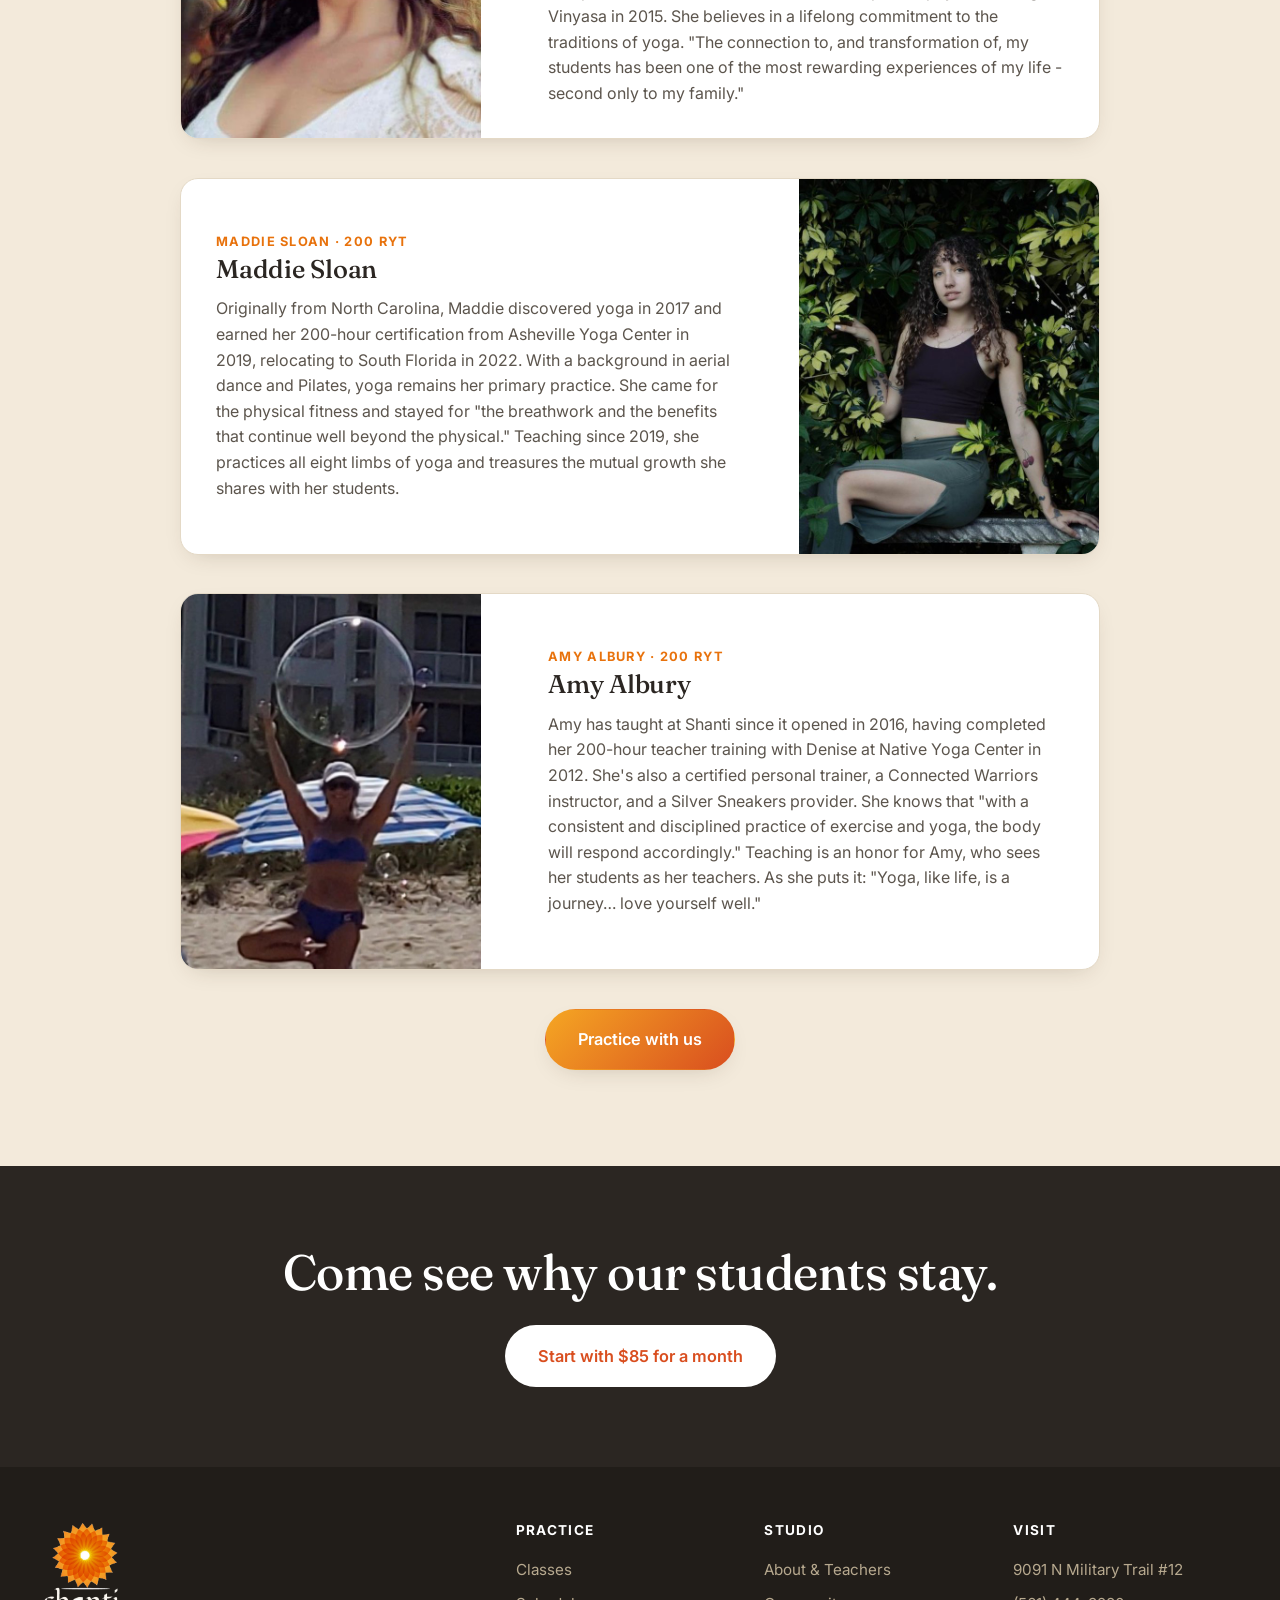
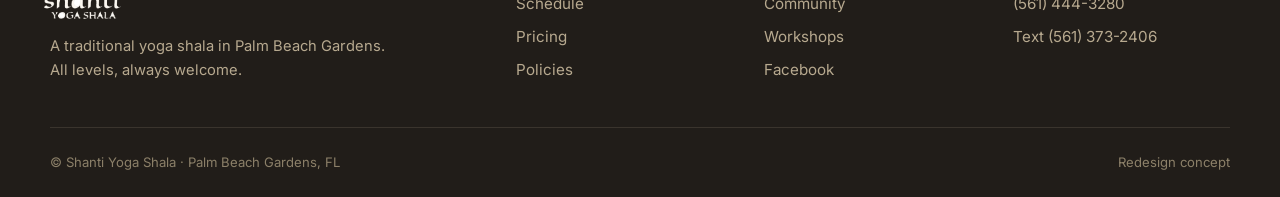
<file: about.html>
<!DOCTYPE html>
<html lang="en-US"><head>
<meta charset="utf-8"/>
<meta content="width=device-width, initial-scale=1" name="viewport"/>
<title>About &amp; Teachers | Shanti Yoga Shala, Palm Beach Gardens</title>
<meta content="Meet the teachers behind Shanti Yoga Shala - a small, non-heated yoga studio and Palm Beach Gardens staple for over 10 years. All levels, always welcome." name="description"/>
<link href="https://fonts.googleapis.com" rel="preconnect"/>
<link crossorigin="" href="https://fonts.gstatic.com" rel="preconnect"/>
<link href="https://fonts.googleapis.com/css2?family=Fraunces:ital,opsz,wght@0,9..144,400;0,9..144,500;0,9..144,600;1,9..144,400&amp;family=Inter:wght@400;500;600;700&amp;display=swap" rel="stylesheet"/>
<link href="assets/styles.css?v=9" rel="stylesheet"/>
<meta content="index, follow" name="robots"/><meta content="non-heated yoga, yoga Palm Beach Gardens, Ashtanga Vinyasa, Yin Yoga, sound bath, beginner yoga" name="keywords"/><link href="https://shanti-yoga-shala.pages.dev/about.html" rel="canonical"/><meta content="website" property="og:type"/><meta content="Shanti Yoga Shala" property="og:site_name"/><meta content="About &amp; Teachers | Shanti Yoga Shala, Palm Beach Gardens" property="og:title"/><meta content="Meet the teachers behind Shanti Yoga Shala - a small, non-heated yoga studio and Palm Beach Gardens staple for over 10 years. All levels, always welcome." property="og:description"/><meta content="https://shanti-yoga-shala.pages.dev/about.html" property="og:url"/><meta content="https://shanti-yoga-shala.pages.dev/assets/hero.jpg" property="og:image"/><meta content="summary_large_image" name="twitter:card"/><meta content="About &amp; Teachers | Shanti Yoga Shala, Palm Beach Gardens" name="twitter:title"/><meta content="Meet the teachers behind Shanti Yoga Shala - a small, non-heated yoga studio and Palm Beach Gardens staple for over 10 years. All levels, always welcome." name="twitter:description"/><meta content="https://shanti-yoga-shala.pages.dev/assets/hero.jpg" name="twitter:image"/>
</head>
<body>

<div class="announce" data-edit-id="about-c4"><span>New students - <strong>$85 for your first month, unlimited classes</strong>. Come as you are.</span></div>

<header class="site-head" id="top">
  <a aria-label="Shanti Yoga Shala home" class="brand" href="index.html"><img alt="Shanti Yoga Shala" class="brand-mark" src="assets/logo.png"/></a>
  <nav class="nav" id="nav">
    <a href="offerings.html">Classes</a>
    <a href="index.html#schedule">Schedule</a>
    <a href="pricing.html">Pricing</a>
    <a href="about.html">About</a><a href="community.html">Community</a>
    <a href="index.html#visit">Visit</a>
  </nav>
  <div class="head-actions">
    <a class="btn btn-solid" data-edit-href="about-lnk1" href="index.html#schedule">Book a Class</a>
    <button aria-label="Menu" class="hamburger" id="hamburger"><span></span><span></span><span></span></button>
  </div>
</header>

<section class="page-hero" data-edit-id="about-c5">
  <p class="eyebrow">Our story</p>
  <h1>A shala built on tradition - and belonging</h1>
  <p>Shala means home. For ten years - since 2016, in the same space - we've been a small, welcoming, proudly non-heated studio in Palm Beach Gardens dedicated to recovering the essence of yoga: a traditional philosophy and practice that belongs to everyone.</p>
</section>

<section class="section">
  <div class="prose" data-edit-id="about-c6">
    <p>We're a unique yoga studio dedicated to recovering what we believe to be the essence of yoga - a traditional yoga philosophy and practice, made available to everyone. We keep every class small, with no more than fourteen mats in the room, so our teachers can actually see you and offer the guidance that turns movement into a practice.</p>
    <p>Whether you're brand new to the mat or refining a lifelong practice, you'll find a teacher here who knows your name, your body, and where you want to go next. Come flexible, come stiff, come curious. You are welcome exactly as you are.</p>
  </div>
</section>

<section class="section section-warm">
  <div class="section-head" data-edit-id="about-c7">
    <p class="eyebrow center">Meet the team</p>
    <h2>Your teachers</h2>
    <p class="section-sub">Certified, devoted, and genuinely glad you're here.</p>
  </div>
  <div class="bios" data-collection-item=".bio" data-collection-template="&lt;article class=&quot;bio&quot;&gt;&lt;div class=&quot;bio-media&quot;&gt;&lt;img src=&quot;assets/people/placeholder.svg&quot; alt=&quot;Teacher&quot;&gt;&lt;/div&gt;&lt;div class=&quot;bio-body&quot;&gt;&lt;div class=&quot;role&quot;&gt;Name &amp;middot; Certification&lt;/div&gt;&lt;h3&gt;New Teacher&lt;/h3&gt;&lt;p&gt;Add this teacher's story and background here.&lt;/p&gt;&lt;/div&gt;&lt;/article&gt;" data-edit-collection="teachers-about">

    <article class="bio">
      <div class="bio-media"><img alt="" src="assets/people/denise.jpg"/></div>
      <div class="bio-body">
        <span class="founder-tag">Founder</span>
        <div class="role">Denise Cavaliere · 500 RYT</div>
        <h3>Denise Cavaliere</h3>
        <p>A South Florida resident of 45 years, Denise began her yoga journey 28 years ago with Bikram Yoga, then deepened it into a devoted home practice while raising her family. She earned her teaching certification through Native Yoga Center's training in 2012 and completed her 500-hour certification in the philosophy of Ashtanga Vinyasa in 2015. She believes in a lifelong commitment to the traditions of yoga. "The connection to, and transformation of, my students has been one of the most rewarding experiences of my life - second only to my family."</p>
      </div>
    </article>

    <article class="bio">
      <div class="bio-media"><img alt="" src="assets/people/maddie.jpg"/></div>
      <div class="bio-body">
        <div class="role">Maddie Sloan · 200 RYT</div>
        <h3>Maddie Sloan</h3>
        <p>Originally from North Carolina, Maddie discovered yoga in 2017 and earned her 200-hour certification from Asheville Yoga Center in 2019, relocating to South Florida in 2022. With a background in aerial dance and Pilates, yoga remains her primary practice. She came for the physical fitness and stayed for "the breathwork and the benefits that continue well beyond the physical." Teaching since 2019, she practices all eight limbs of yoga and treasures the mutual growth she shares with her students.</p>
      </div>
    </article>

    <article class="bio">
      <div class="bio-media"><img alt="" src="assets/people/amy.jpg"/></div>
      <div class="bio-body">
        <div class="role">Amy Albury · 200 RYT</div>
        <h3>Amy Albury</h3>
        <p>Amy has taught at Shanti since it opened in 2016, having completed her 200-hour teacher training with Denise at Native Yoga Center in 2012. She's also a certified personal trainer, a Connected Warriors instructor, and a Silver Sneakers provider. She knows that "with a consistent and disciplined practice of exercise and yoga, the body will respond accordingly." Teaching is an honor for Amy, who sees her students as her teachers. As she puts it: "Yoga, like life, is a journey… love yourself well."</p>
      </div>
    </article>

  </div>
  <div class="center-cta" data-edit-id="about-c18"><a class="btn btn-solid btn-lg" data-edit-href="about-lnk2" href="index.html#schedule">Practice with us</a></div>
</section>

<section class="cta-band" data-edit-id="about-c19">
  <h2>Come see why our students stay.</h2>
  <a class="btn btn-light btn-lg" data-edit-href="about-lnk3" href="index.html#offer">Start with $85 for a month</a>
</section>

<footer class="site-foot">
  <div class="foot-cols">
    <div class="foot-brand">
      <img alt="Shanti Yoga Shala" src="assets/logo-light.png"/>
      <p>A traditional yoga shala in Palm Beach Gardens. All levels, always welcome.</p>
    </div>
    <div class="foot-links"><h5>Practice</h5>
      <a href="offerings.html">Classes</a><a href="index.html#schedule">Schedule</a><a href="pricing.html">Pricing</a><a href="policies.html">Policies</a></div>
    <div class="foot-links"><h5>Studio</h5>
      <a href="about.html">About &amp; Teachers</a><a href="community.html">Community</a><a href="offerings.html">Workshops</a><a href="https://www.facebook.com/1559573074349359" rel="noopener" target="_blank">Facebook</a></div>
    <div class="foot-links"><h5>Visit</h5>
      <a href="index.html#visit">9091 N Military Trail #12</a><a href="tel:15614443280">(561) 444-3280</a><a href="sms:15613732406">Text (561) 373-2406</a></div>
  </div>
  <div class="foot-base"><span>© Shanti Yoga Shala · Palm Beach Gardens, FL</span><span class="foot-credit">Redesign concept</span></div>
</footer>

<script src="assets/app.js?v=4"></script>


<script>(function(){ if(window.top!==window.self) return;
  var P=[['.bio','h3','new teacher'],['.ts-card','.ts-name','new teacher'],['.class-card','h3','new class'],['.review','p','"add a student review here."'],['.cphoto','figcaption','new caption']];
  P.forEach(function(p){ document.querySelectorAll(p[0]).forEach(function(c){ var t=c.querySelector(p[1]); if(t && t.textContent.trim().toLowerCase()===p[2]) c.style.display='none'; }); });
})();</script>
<script>
(function () {
  if (window.top === window.self) return;
  var EDIT=false, changes={}, collTarget=null;
  function ok(e){ return e.origin===location.origin; }
  function record(el){ changes[el.getAttribute("data-edit-id")]=el.innerHTML.trim(); }
  function makeText(el){ if(el.hasAttribute("contenteditable")) return; el.setAttribute("contenteditable","true"); el.classList.add("rpt-text-editable");
    el.addEventListener("click", function(ev){ ev.preventDefault(); ev.stopPropagation(); }); }
  function isLeaf(t){ if(!t.textContent.trim()) return false;
    for(var i=0;i<t.children.length;i++){ var c=t.children[i];
      if(c instanceof SVGElement || c.tagName==="BR") continue;
      var d=getComputedStyle(c).display; if(d.indexOf("inline")!==0 && d!=="contents") return false; }
    return true; }
  function ancEd(t, stop){ for(var a=t.parentElement; a && a!==stop; a=a.parentElement){ if(a.hasAttribute("contenteditable")) return true; } return false; }
  function linkBtn(a, hid){
    if(a.querySelector(":scope > .rpt-linkbtn")) return;
    var b=document.createElement("button"); b.type="button"; b.textContent="🔗 Link"; b.className="rpt-linkbtn";
    b.addEventListener("click", function(ev){ ev.preventDefault(); ev.stopPropagation();
      var cur=a.getAttribute("href")||""; var url=prompt("Where should this link go? Paste the full web address:", cur);
      if(url!==null && url!==""){ a.setAttribute("href",url); if(hid) changes["href::"+hid]=url; b.textContent="🔗 Set"; } });
    if(getComputedStyle(a).position==="static"){ a.style.position="relative"; } a.appendChild(b);
  }
  function enable(){
    if(EDIT) return; EDIT=true;
    document.querySelectorAll("[data-edit-id]").forEach(function(el){
      var tag=el.tagName.toLowerCase();
      if(tag==="img"){ el.style.cursor="pointer"; el.classList.add("rpt-img-editable");
        el.addEventListener("click", function(ev){ ev.preventDefault(); ev.stopPropagation();
          parent.postMessage({type:"fpt-edit-image", id:el.getAttribute("data-edit-id")}, location.origin); });
      } else { makeText(el);
        el.addEventListener("input", function(){ record(el); }); el.addEventListener("blur", function(){ record(el); });
        el.addEventListener("keydown", function(e){ if(e.key==="Enter" && tag!=="p" && tag!=="li" && tag!=="blockquote"){ e.preventDefault(); } }); }
    });
    document.querySelectorAll("[data-edit-href]").forEach(function(a){ linkBtn(a, a.getAttribute("data-edit-href")); });
    document.querySelectorAll("[data-edit-collection]").forEach(function(grid){
      var itemSel=grid.getAttribute("data-collection-item")||".item";
      var tpl=grid.getAttribute("data-collection-template")||'';
      function wire(item){
        item.style.position="relative";
        item.querySelectorAll("img").forEach(function(img){ img.style.cursor="pointer"; img.classList.add("rpt-img-editable");
          img.addEventListener("click", function(ev){ ev.preventDefault(); ev.stopPropagation(); collTarget=img; parent.postMessage({type:"fpt-edit-image", id:"__coll__"}, location.origin); }); });
        item.querySelectorAll("*").forEach(function(t){
          if(t.tagName==="IMG"||t.classList.contains("rpt-del")||t.classList.contains("rpt-linkbtn")) return;
          if(!isLeaf(t)) return; if(ancEd(t,item.parentElement)) return; makeText(t); });
        var links=[]; if(item.matches && item.matches("a[href]")) links.push(item);
        item.querySelectorAll("a[href]").forEach(function(a){ links.push(a); });
        links.forEach(function(a){ linkBtn(a, null); });
        if(!item.querySelector(":scope > .rpt-del")){
          var del=document.createElement("button"); del.type="button"; del.className="rpt-del"; del.textContent="✕"; del.title="Delete";
          del.addEventListener("click", function(ev){ ev.preventDefault(); ev.stopPropagation(); if(confirm("Remove this one?")) item.remove(); });
          item.appendChild(del); }
      }
      grid.querySelectorAll(itemSel).forEach(wire);
      var add=document.createElement("button"); add.type="button"; add.className="rpt-add"; add.textContent="＋ Add new";
      add.addEventListener("click", function(ev){ ev.preventDefault();
        var w=document.createElement("div"); w.innerHTML=tpl; var node=w.firstElementChild; if(!node) return;
        grid.appendChild(node); wire(node); node.scrollIntoView({block:"center",behavior:"smooth"}); });
      grid.parentNode.insertBefore(add, grid.nextSibling);
    });
    var st=document.createElement("style");
    st.textContent=".rpt-text-editable{outline:1px dashed rgba(150,110,60,.6);outline-offset:2px;border-radius:3px;cursor:text}.rpt-text-editable:focus{outline:2px solid #9a6b3a;background:rgba(154,107,58,.07)}.rpt-img-editable{outline:2px dashed rgba(154,107,58,.6);outline-offset:3px;cursor:pointer}.rpt-img-editable:hover{outline:3px solid #9a6b3a;filter:brightness(.95)}.rpt-del{position:absolute;top:8px;right:8px;z-index:9;background:#b23b3b;color:#fff;border:0;border-radius:50%;width:28px;height:28px;font-size:15px;cursor:pointer;box-shadow:0 2px 8px rgba(0,0,0,.35);line-height:26px;padding:0}.rpt-add{display:block;margin:18px auto 0;background:#9a6b3a;color:#fff;border:0;border-radius:8px;padding:12px 20px;font:700 15px sans-serif;cursor:pointer}.rpt-linkbtn{position:absolute;top:6px;right:6px;z-index:9;font:600 11px/1 sans-serif;background:#9a6b3a;color:#fff;border:0;border-radius:6px;padding:5px 8px;cursor:pointer}";
    document.head.appendChild(st);
    parent.postMessage({type:"fpt-edit-ready"}, location.origin);
  }
  function collect(){
    document.querySelectorAll("[data-edit-collection]").forEach(function(grid){
      var c=grid.cloneNode(true);
      c.querySelectorAll(".rpt-del,.rpt-linkbtn").forEach(function(x){ x.remove(); });
      c.querySelectorAll("[contenteditable]").forEach(function(x){ x.removeAttribute("contenteditable"); });
      c.querySelectorAll(".rpt-text-editable,.rpt-img-editable").forEach(function(x){ x.classList.remove("rpt-text-editable"); x.classList.remove("rpt-img-editable"); x.style.cursor=""; });
      changes["coll::"+grid.getAttribute("data-edit-collection")]=c.innerHTML.trim();
    });
  }
  window.addEventListener("message", function(e){
    if(!ok(e)) return; var d=e.data||{};
    if(d.type==="fpt-edit-on") enable();
    if(d.type==="fpt-edit-collect"){ collect(); parent.postMessage({type:"fpt-edit-changes", changes:changes}, location.origin); }
    if(d.type==="fpt-set-image"){
      if(d.id==="__coll__"){ if(collTarget){ collTarget.src=d.url; collTarget=null; } }
      else { var el=document.querySelector('[data-edit-id="'+d.id+'"]'); if(el){ el.src=d.url; changes[d.id]=d.url; } } }
  });
})();
</script>
</body></html>
</file>
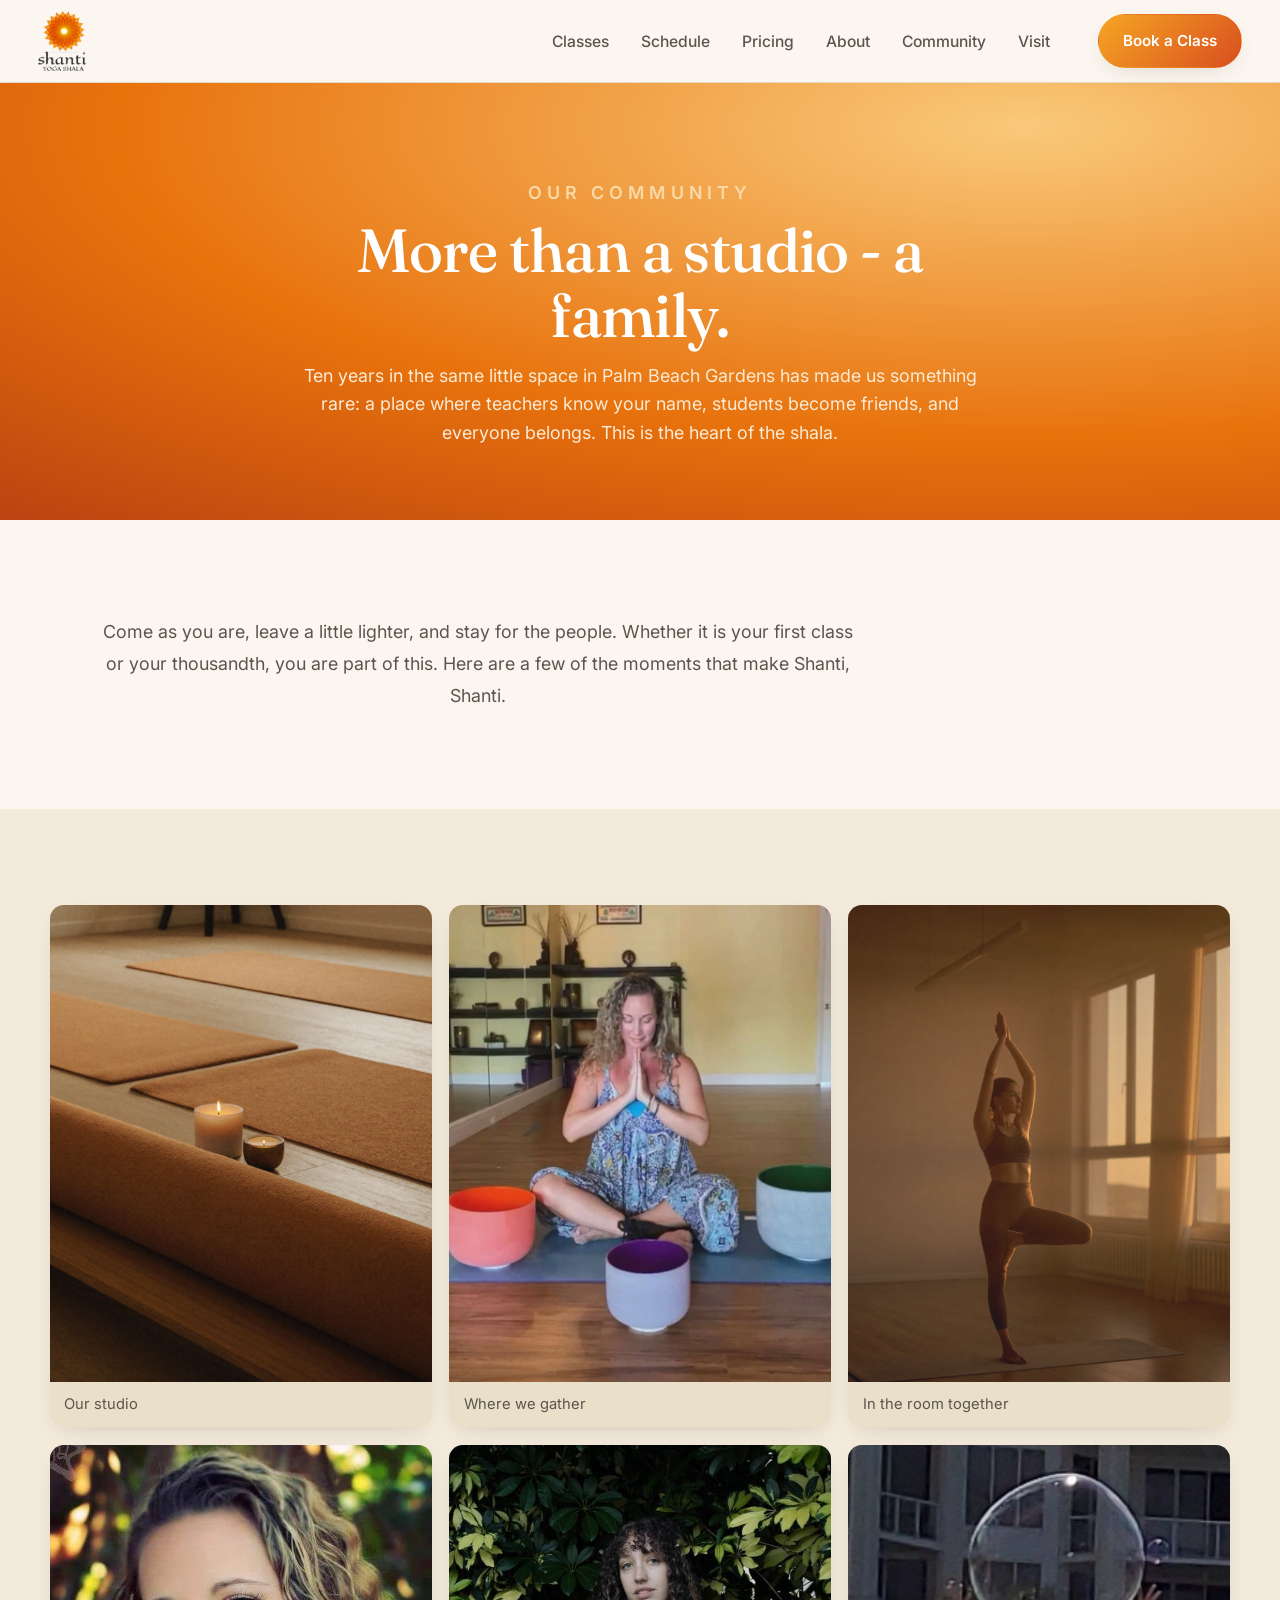
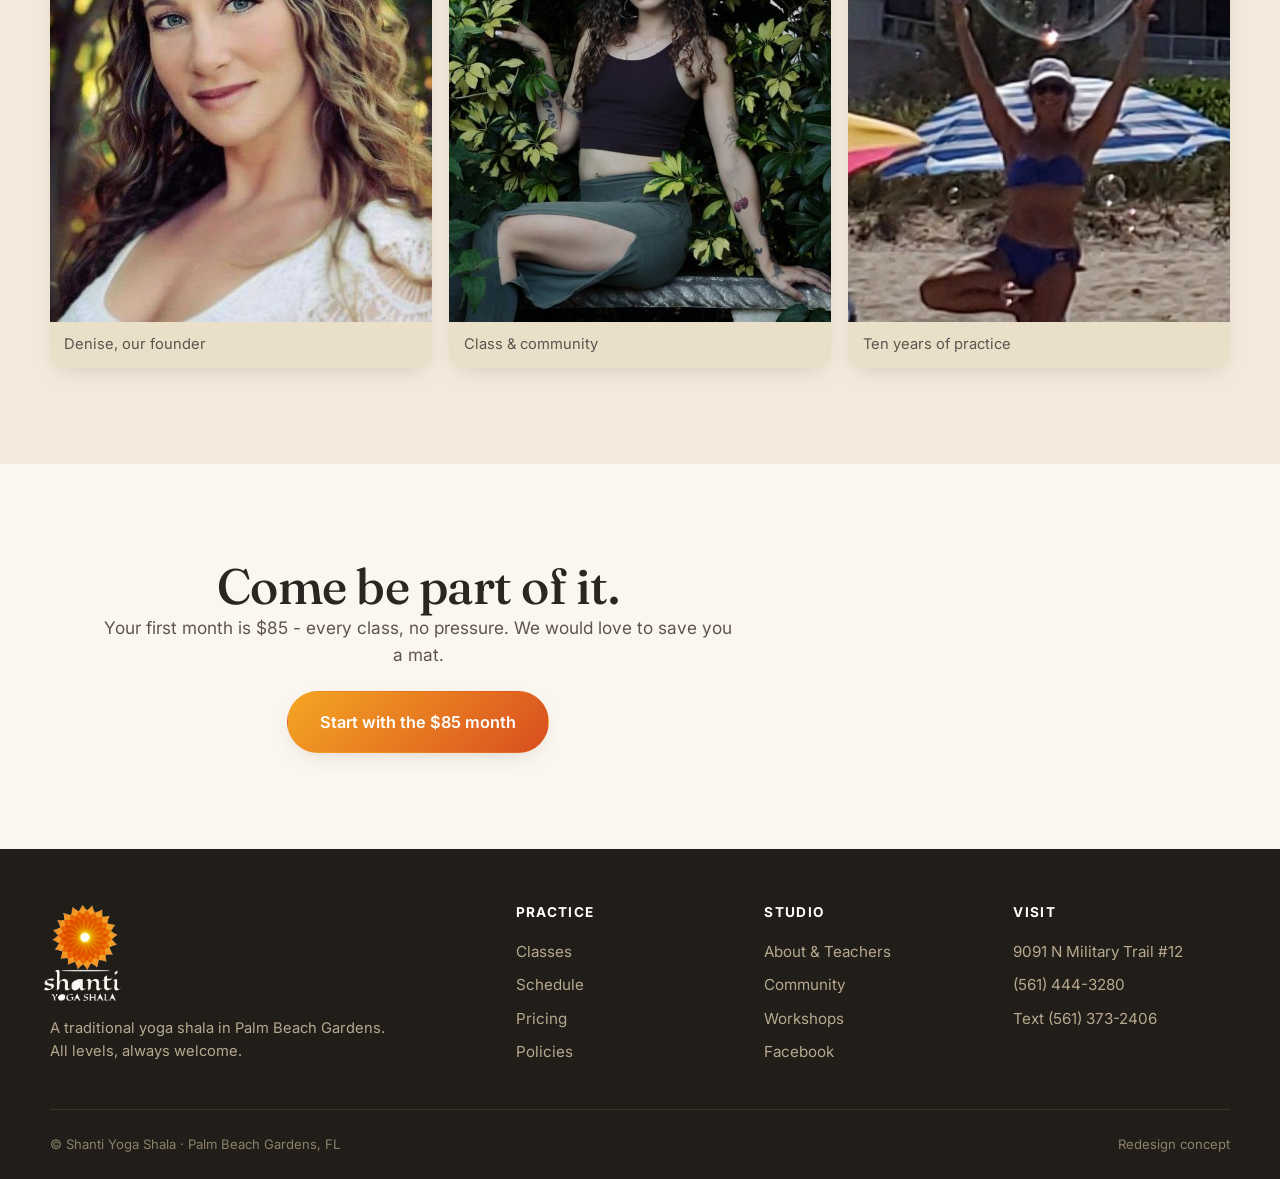
<file: community.html>
<!DOCTYPE html>
<html lang="en-US"><head>
<meta charset="utf-8"/>
<meta content="width=device-width, initial-scale=1" name="viewport"/>
<title>Our Community | Shanti Yoga Shala, Palm Beach Gardens</title>
<meta content="The heart of Shanti Yoga Shala - our community and family in Palm Beach Gardens. Ten years of practicing, growing, and belonging together in a fresh, non-heated studio." name="description"/>
<link href="https://fonts.googleapis.com" rel="preconnect"/>
<link crossorigin="" href="https://fonts.gstatic.com" rel="preconnect"/>
<link href="https://fonts.googleapis.com/css2?family=Fraunces:ital,opsz,wght@0,9..144,400;0,9..144,500;0,9..144,600;1,9..144,400&amp;family=Inter:wght@400;500;600;700&amp;display=swap" rel="stylesheet"/>
<link href="assets/styles.css?v=9" rel="stylesheet"/>
<meta content="index, follow" name="robots"/><meta content="non-heated yoga, yoga Palm Beach Gardens, Ashtanga Vinyasa, Yin Yoga, sound bath, beginner yoga" name="keywords"/><meta content="website" property="og:type"/><meta content="Shanti Yoga Shala" property="og:site_name"/><meta content="https://shanti-yoga-shala.pages.dev/assets/hero.jpg" property="og:image"/><meta content="summary_large_image" name="twitter:card"/><meta content="https://shanti-yoga-shala.pages.dev/assets/hero.jpg" name="twitter:image"/><script type="application/ld+json">{"@context":"https://schema.org","@type":["LocalBusiness","HealthClub"],"name":"Shanti Yoga Shala","alternateName":"Shanti Yoga Palm Beach","image":"https://shanti-yoga-shala.pages.dev/assets/hero.jpg","url":"https://shanti-yoga-shala.pages.dev/","telephone":"+1-561-444-3280","priceRange":"$$","foundingDate":"2016","description":"A non-heated, traditional yoga studio in Palm Beach Gardens - a neighborhood staple for over 10 years.","address":{"@type":"PostalAddress","streetAddress":"9091 N Military Trail, Suite 12","addressLocality":"Palm Beach Gardens","addressRegion":"FL","postalCode":"33410","addressCountry":"US"},"areaServed":[{"@type":"City","name":"Palm Beach Gardens"},{"@type":"City","name":"Jupiter"},{"@type":"City","name":"Juno Beach"},{"@type":"City","name":"North Palm Beach"},{"@type":"City","name":"West Palm Beach"}],"amenityFeature":[{"@type":"LocationFeatureSpecification","name":"Non-heated studio","value":true}],"knowsAbout":["Ashtanga Vinyasa","Yin Yoga","Sound Baths","Meditation","Non-heated yoga"],"slogan":"Come home to your practice."}</script>
<link href="https://shanti-yoga-shala.pages.dev/community.html" rel="canonical"/><meta content="Our Community | Shanti Yoga Shala" property="og:title"/><meta content="The heart of Shanti Yoga Shala - our community and family in Palm Beach Gardens. Ten years of practicing, growing, and belonging together in a fresh, non-heated studio." property="og:description"/><meta content="https://shanti-yoga-shala.pages.dev/community.html" property="og:url"/><meta content="Our Community | Shanti Yoga Shala" name="twitter:title"/><meta content="The heart of Shanti Yoga Shala - our community and family in Palm Beach Gardens. Ten years of practicing, growing, and belonging together in a fresh, non-heated studio." name="twitter:description"/></head>
<body>
<header class="site-head" id="top">
  <a aria-label="Shanti Yoga Shala home" class="brand" href="index.html">
    <img alt="Shanti Yoga Shala" class="brand-mark" src="assets/logo.png"/>
  </a>
  <nav class="nav" id="nav">
    <a href="offerings.html">Classes</a>
    <a href="#schedule">Schedule</a>
    <a href="pricing.html">Pricing</a>
    <a href="about.html">About</a><a href="community.html">Community</a>
    <a href="#visit">Visit</a>
  </nav>
  <div class="head-actions">
    <a class="btn btn-solid" data-edit-href="community-lnk1" href="#schedule">Book a Class</a>
    <button aria-label="Menu" class="hamburger" id="hamburger"><span></span><span></span><span></span></button>
  </div>
</header>
<section class="page-hero"><div class="wrap" data-edit-id="community-c7"><p class="eyebrow">Our community</p><h1>More than a studio - a family.</h1><p class="lede">Ten years in the same little space in Palm Beach Gardens has made us something rare: a place where teachers know your name, students become friends, and everyone belongs. This is the heart of the shala.</p></div></section>
<section class="section"><div class="wrap" data-edit-id="community-c8" style="max-width:760px;text-align:center"><p style="font-size:1.12rem;line-height:1.8;color:var(--ink-soft)">Come as you are, leave a little lighter, and stay for the people. Whether it is your first class or your thousandth, you are part of this. Here are a few of the moments that make Shanti, Shanti.</p></div></section>
<section class="section section-warm"><div class="wrap"><div class="community-gallery" data-collection-item=".cphoto" data-collection-template='&lt;figure class="cphoto"&gt;&lt;img src="assets/people/placeholder.svg" alt=""&gt;&lt;figcaption&gt;New caption&lt;/figcaption&gt;&lt;/figure&gt;' data-edit-collection="community-gallery"><figure class="cphoto"><img alt="Our studio" src="assets/studio.jpg"/><figcaption>Our studio</figcaption></figure><figure class="cphoto"><img alt="Where we gather" src="assets/prayer.jpg"/><figcaption>Where we gather</figcaption></figure><figure class="cphoto"><img alt="In the room together" src="assets/hero.jpg"/><figcaption>In the room together</figcaption></figure><figure class="cphoto"><img alt="Denise, our founder" src="assets/people/denise.jpg"/><figcaption>Denise, our founder</figcaption></figure><figure class="cphoto"><img alt="Class &amp; community" src="assets/people/maddie.jpg"/><figcaption>Class &amp; community</figcaption></figure><figure class="cphoto"><img alt="Ten years of practice" src="assets/people/amy.jpg"/><figcaption>Ten years of practice</figcaption></figure></div></div></section>
<section class="section" style="text-align:center"><div class="wrap" style="max-width:640px"><h2 data-edit-id="community-c15">Come be part of it.</h2><p class="section-sub" data-edit-id="community-c16">Your first month is $85 - every class, no pressure. We would love to save you a mat.</p><div data-edit-id="community-c17" style="margin-top:1.4rem"><a class="btn btn-solid btn-lg" data-edit-href="community-lnk2" href="index.html#offer">Start with the $85 month</a></div></div></section>
<footer class="site-foot">
  <div class="foot-cols">
    <div class="foot-brand">
      <img alt="Shanti Yoga Shala" src="assets/logo-light.png"/>
      <p>A traditional yoga shala in Palm Beach Gardens. All levels, always welcome.</p>
    </div>
    <div class="foot-links">
      <h5>Practice</h5>
      <a href="offerings.html">Classes</a>
      <a href="index.html#schedule">Schedule</a>
      <a href="pricing.html">Pricing</a>
      <a href="policies.html">Policies</a>
    </div>
    <div class="foot-links">
      <h5>Studio</h5>
      <a href="about.html">About &amp; Teachers</a><a href="community.html">Community</a>
      <a href="offerings.html">Workshops</a>
      <a href="https://www.facebook.com/1559573074349359" rel="noopener" target="_blank">Facebook</a>
    </div>
    <div class="foot-links">
      <h5>Visit</h5>
      <a href="index.html#visit">9091 N Military Trail #12</a>
      <a href="tel:15614443280">(561) 444-3280</a>
      <a href="sms:15613732406">Text (561) 373-2406</a>
    </div>
  </div>
  <div class="foot-base">
    <span>© Shanti Yoga Shala · Palm Beach Gardens, FL</span>
    <span class="foot-credit">Redesign concept</span>
  </div>
</footer>
<script src="assets/app.js?v=4"></script>

<script>(function(){ if(window.top!==window.self) return;
  var P=[['.bio','h3','new teacher'],['.ts-card','.ts-name','new teacher'],['.class-card','h3','new class'],['.review','p','"add a student review here."'],['.cphoto','figcaption','new caption']];
  P.forEach(function(p){ document.querySelectorAll(p[0]).forEach(function(c){ var t=c.querySelector(p[1]); if(t && t.textContent.trim().toLowerCase()===p[2]) c.style.display='none'; }); });
})();</script>
<script>
(function () {
  if (window.top === window.self) return;
  var EDIT=false, changes={}, collTarget=null;
  function ok(e){ return e.origin===location.origin; }
  function record(el){ changes[el.getAttribute("data-edit-id")]=el.innerHTML.trim(); }
  function makeText(el){ if(el.hasAttribute("contenteditable")) return; el.setAttribute("contenteditable","true"); el.classList.add("rpt-text-editable");
    el.addEventListener("click", function(ev){ ev.preventDefault(); ev.stopPropagation(); }); }
  function isLeaf(t){ if(!t.textContent.trim()) return false;
    for(var i=0;i<t.children.length;i++){ var c=t.children[i];
      if(c instanceof SVGElement || c.tagName==="BR") continue;
      var d=getComputedStyle(c).display; if(d.indexOf("inline")!==0 && d!=="contents") return false; }
    return true; }
  function ancEd(t, stop){ for(var a=t.parentElement; a && a!==stop; a=a.parentElement){ if(a.hasAttribute("contenteditable")) return true; } return false; }
  function linkBtn(a, hid){
    if(a.querySelector(":scope > .rpt-linkbtn")) return;
    var b=document.createElement("button"); b.type="button"; b.textContent="🔗 Link"; b.className="rpt-linkbtn";
    b.addEventListener("click", function(ev){ ev.preventDefault(); ev.stopPropagation();
      var cur=a.getAttribute("href")||""; var url=prompt("Where should this link go? Paste the full web address:", cur);
      if(url!==null && url!==""){ a.setAttribute("href",url); if(hid) changes["href::"+hid]=url; b.textContent="🔗 Set"; } });
    if(getComputedStyle(a).position==="static"){ a.style.position="relative"; } a.appendChild(b);
  }
  function enable(){
    if(EDIT) return; EDIT=true;
    document.querySelectorAll("[data-edit-id]").forEach(function(el){
      var tag=el.tagName.toLowerCase();
      if(tag==="img"){ el.style.cursor="pointer"; el.classList.add("rpt-img-editable");
        el.addEventListener("click", function(ev){ ev.preventDefault(); ev.stopPropagation();
          parent.postMessage({type:"fpt-edit-image", id:el.getAttribute("data-edit-id")}, location.origin); });
      } else { makeText(el);
        el.addEventListener("input", function(){ record(el); }); el.addEventListener("blur", function(){ record(el); });
        el.addEventListener("keydown", function(e){ if(e.key==="Enter" && tag!=="p" && tag!=="li" && tag!=="blockquote"){ e.preventDefault(); } }); }
    });
    document.querySelectorAll("[data-edit-href]").forEach(function(a){ linkBtn(a, a.getAttribute("data-edit-href")); });
    document.querySelectorAll("[data-edit-collection]").forEach(function(grid){
      var itemSel=grid.getAttribute("data-collection-item")||".item";
      var tpl=grid.getAttribute("data-collection-template")||'';
      function wire(item){
        item.style.position="relative";
        item.querySelectorAll("img").forEach(function(img){ img.style.cursor="pointer"; img.classList.add("rpt-img-editable");
          img.addEventListener("click", function(ev){ ev.preventDefault(); ev.stopPropagation(); collTarget=img; parent.postMessage({type:"fpt-edit-image", id:"__coll__"}, location.origin); }); });
        item.querySelectorAll("*").forEach(function(t){
          if(t.tagName==="IMG"||t.classList.contains("rpt-del")||t.classList.contains("rpt-linkbtn")) return;
          if(!isLeaf(t)) return; if(ancEd(t,item.parentElement)) return; makeText(t); });
        var links=[]; if(item.matches && item.matches("a[href]")) links.push(item);
        item.querySelectorAll("a[href]").forEach(function(a){ links.push(a); });
        links.forEach(function(a){ linkBtn(a, null); });
        if(!item.querySelector(":scope > .rpt-del")){
          var del=document.createElement("button"); del.type="button"; del.className="rpt-del"; del.textContent="✕"; del.title="Delete";
          del.addEventListener("click", function(ev){ ev.preventDefault(); ev.stopPropagation(); if(confirm("Remove this one?")) item.remove(); });
          item.appendChild(del); }
      }
      grid.querySelectorAll(itemSel).forEach(wire);
      var add=document.createElement("button"); add.type="button"; add.className="rpt-add"; add.textContent="＋ Add new";
      add.addEventListener("click", function(ev){ ev.preventDefault();
        var w=document.createElement("div"); w.innerHTML=tpl; var node=w.firstElementChild; if(!node) return;
        grid.appendChild(node); wire(node); node.scrollIntoView({block:"center",behavior:"smooth"}); });
      grid.parentNode.insertBefore(add, grid.nextSibling);
    });
    var st=document.createElement("style");
    st.textContent=".rpt-text-editable{outline:1px dashed rgba(150,110,60,.6);outline-offset:2px;border-radius:3px;cursor:text}.rpt-text-editable:focus{outline:2px solid #9a6b3a;background:rgba(154,107,58,.07)}.rpt-img-editable{outline:2px dashed rgba(154,107,58,.6);outline-offset:3px;cursor:pointer}.rpt-img-editable:hover{outline:3px solid #9a6b3a;filter:brightness(.95)}.rpt-del{position:absolute;top:8px;right:8px;z-index:9;background:#b23b3b;color:#fff;border:0;border-radius:50%;width:28px;height:28px;font-size:15px;cursor:pointer;box-shadow:0 2px 8px rgba(0,0,0,.35);line-height:26px;padding:0}.rpt-add{display:block;margin:18px auto 0;background:#9a6b3a;color:#fff;border:0;border-radius:8px;padding:12px 20px;font:700 15px sans-serif;cursor:pointer}.rpt-linkbtn{position:absolute;top:6px;right:6px;z-index:9;font:600 11px/1 sans-serif;background:#9a6b3a;color:#fff;border:0;border-radius:6px;padding:5px 8px;cursor:pointer}";
    document.head.appendChild(st);
    parent.postMessage({type:"fpt-edit-ready"}, location.origin);
  }
  function collect(){
    document.querySelectorAll("[data-edit-collection]").forEach(function(grid){
      var c=grid.cloneNode(true);
      c.querySelectorAll(".rpt-del,.rpt-linkbtn").forEach(function(x){ x.remove(); });
      c.querySelectorAll("[contenteditable]").forEach(function(x){ x.removeAttribute("contenteditable"); });
      c.querySelectorAll(".rpt-text-editable,.rpt-img-editable").forEach(function(x){ x.classList.remove("rpt-text-editable"); x.classList.remove("rpt-img-editable"); x.style.cursor=""; });
      changes["coll::"+grid.getAttribute("data-edit-collection")]=c.innerHTML.trim();
    });
  }
  window.addEventListener("message", function(e){
    if(!ok(e)) return; var d=e.data||{};
    if(d.type==="fpt-edit-on") enable();
    if(d.type==="fpt-edit-collect"){ collect(); parent.postMessage({type:"fpt-edit-changes", changes:changes}, location.origin); }
    if(d.type==="fpt-set-image"){
      if(d.id==="__coll__"){ if(collTarget){ collTarget.src=d.url; collTarget=null; } }
      else { var el=document.querySelector('[data-edit-id="'+d.id+'"]'); if(el){ el.src=d.url; changes[d.id]=d.url; } } }
  });
})();
</script>
</body></html>
</file>
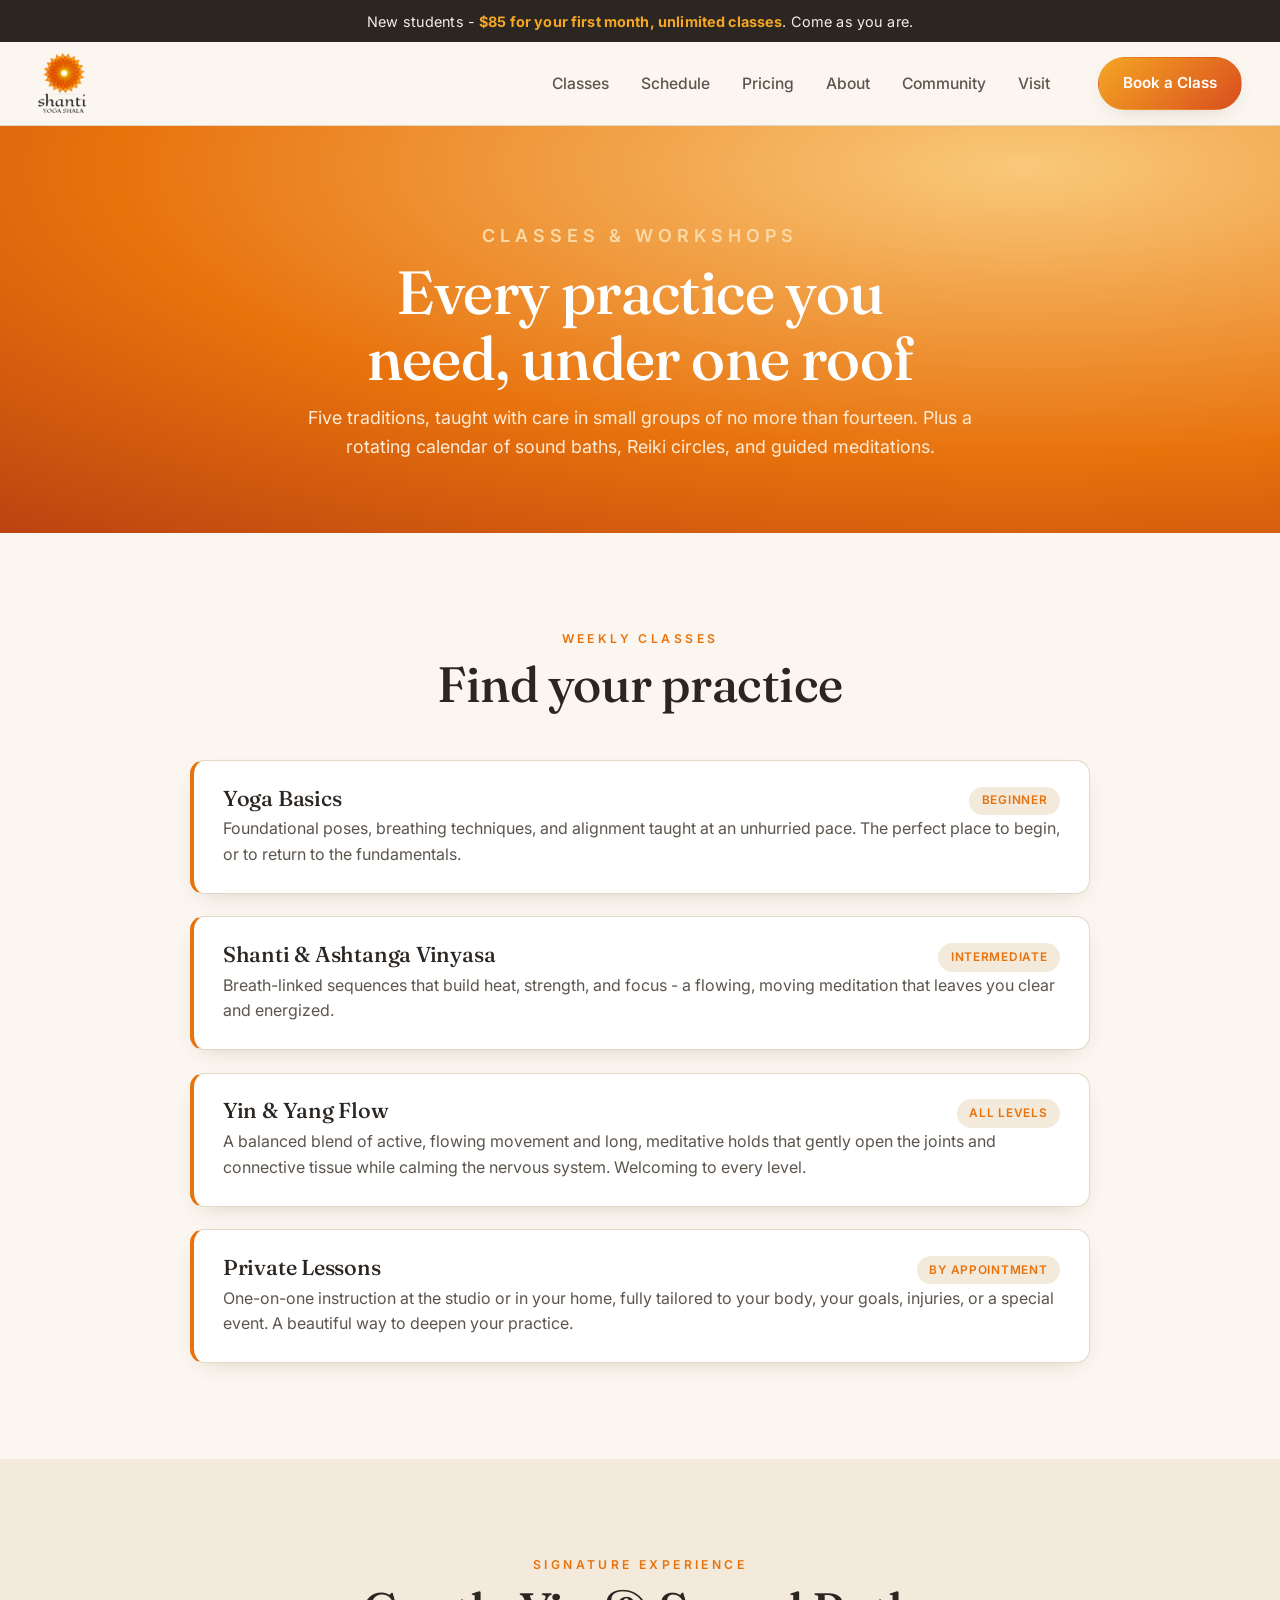
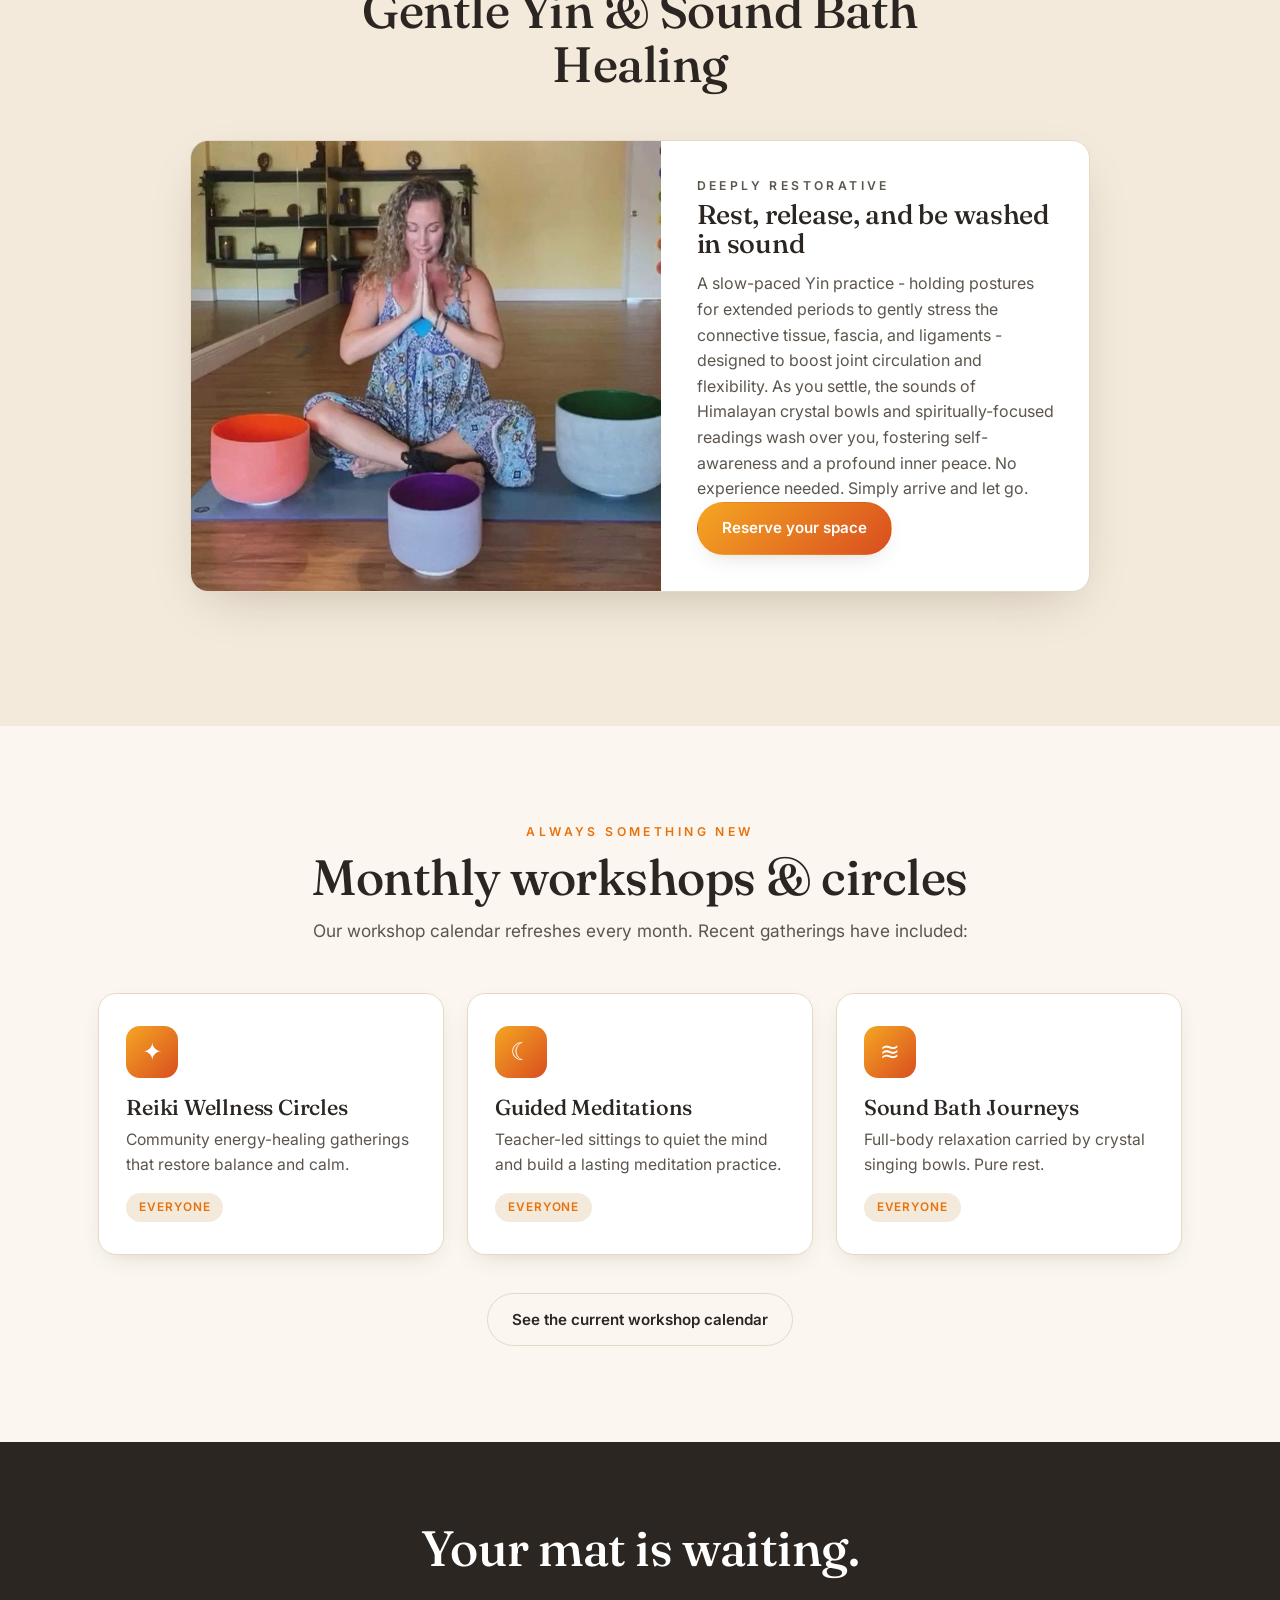
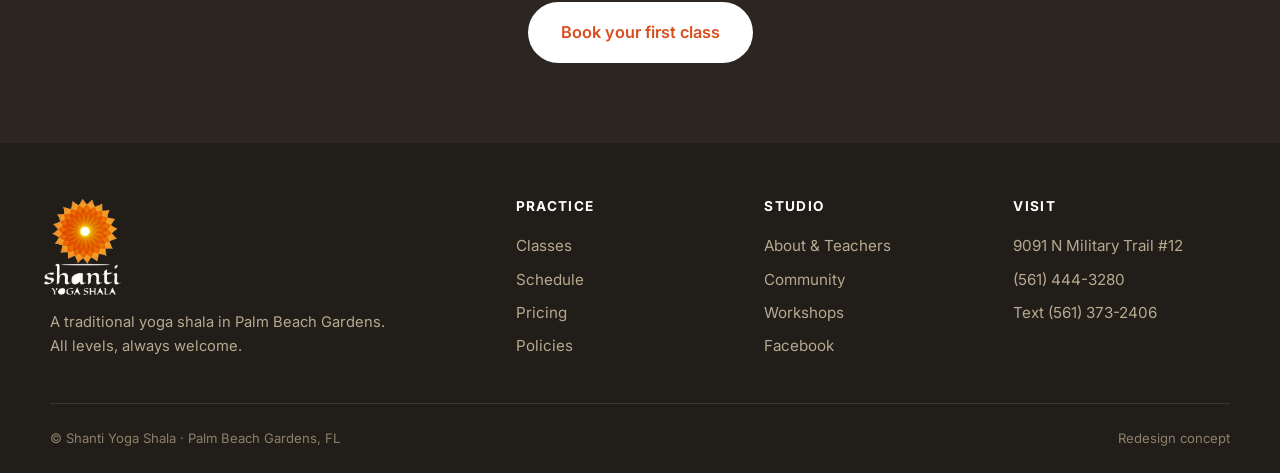
<file: offerings.html>
<!DOCTYPE html>
<html lang="en-US"><head>
<meta charset="utf-8"/>
<meta content="width=device-width, initial-scale=1" name="viewport"/>
<title>Yoga Classes &amp; Workshops | Shanti Yoga Shala, Palm Beach Gardens</title>
<meta content="Yoga classes and workshops in Palm Beach Gardens: Yoga Basics, Ashtanga Vinyasa, Yin &amp; Yang Flow, and sound baths - all in our fresh, non-heated studio." name="description"/>
<link href="https://fonts.googleapis.com" rel="preconnect"/>
<link crossorigin="" href="https://fonts.gstatic.com" rel="preconnect"/>
<link href="https://fonts.googleapis.com/css2?family=Fraunces:ital,opsz,wght@0,9..144,400;0,9..144,500;0,9..144,600;1,9..144,400&amp;family=Inter:wght@400;500;600;700&amp;display=swap" rel="stylesheet"/>
<link href="assets/styles.css?v=9" rel="stylesheet"/>
<meta content="index, follow" name="robots"/><meta content="non-heated yoga, yoga Palm Beach Gardens, Ashtanga Vinyasa, Yin Yoga, sound bath, beginner yoga" name="keywords"/><link href="https://shanti-yoga-shala.pages.dev/offerings.html" rel="canonical"/><meta content="website" property="og:type"/><meta content="Shanti Yoga Shala" property="og:site_name"/><meta content="Yoga Classes &amp; Workshops | Shanti Yoga Shala, Palm Beach Gardens" property="og:title"/><meta content="Yoga classes and workshops in Palm Beach Gardens: Yoga Basics, Ashtanga Vinyasa, Yin &amp; Yang Flow, and sound baths - all in our fresh, non-heated studio." property="og:description"/><meta content="https://shanti-yoga-shala.pages.dev/offerings.html" property="og:url"/><meta content="https://shanti-yoga-shala.pages.dev/assets/hero.jpg" property="og:image"/><meta content="summary_large_image" name="twitter:card"/><meta content="Yoga Classes &amp; Workshops | Shanti Yoga Shala, Palm Beach Gardens" name="twitter:title"/><meta content="Yoga classes and workshops in Palm Beach Gardens: Yoga Basics, Ashtanga Vinyasa, Yin &amp; Yang Flow, and sound baths - all in our fresh, non-heated studio." name="twitter:description"/><meta content="https://shanti-yoga-shala.pages.dev/assets/hero.jpg" name="twitter:image"/>
</head>
<body>

<div class="announce" data-edit-id="offerings-c1"><span>New students - <strong>$85 for your first month, unlimited classes</strong>. Come as you are.</span></div>

<header class="site-head" id="top">
  <a aria-label="Shanti Yoga Shala home" class="brand" href="index.html"><img alt="Shanti Yoga Shala" class="brand-mark" src="assets/logo.png"/></a>
  <nav class="nav" id="nav">
    <a href="offerings.html">Classes</a>
    <a href="index.html#schedule">Schedule</a>
    <a href="pricing.html">Pricing</a>
    <a href="about.html">About</a><a href="community.html">Community</a>
    <a href="index.html#visit">Visit</a>
  </nav>
  <div class="head-actions">
    <a class="btn btn-solid" data-edit-href="offerings-lnk1" href="index.html#schedule">Book a Class</a>
    <button aria-label="Menu" class="hamburger" id="hamburger"><span></span><span></span><span></span></button>
  </div>
</header>

<section class="page-hero" data-edit-id="offerings-c2">
  <p class="eyebrow">Classes &amp; Workshops</p>
  <h1>Every practice you need, under one roof</h1>
  <p>Five traditions, taught with care in small groups of no more than fourteen. Plus a rotating calendar of sound baths, Reiki circles, and guided meditations.</p>
</section>

<!-- CLASSES -->
<section class="section">
  <div class="section-head" data-edit-id="offerings-c3">
    <p class="eyebrow center">Weekly classes</p>
    <h2>Find your practice</h2>
  </div>
  <div class="offer-list">
    <div class="offer-item" data-edit-id="offerings-c4"><span class="lvl">Beginner</span><h3>Yoga Basics</h3><p>Foundational poses, breathing techniques, and alignment taught at an unhurried pace. The perfect place to begin, or to return to the fundamentals.</p></div>
    <div class="offer-item" data-edit-id="offerings-c5"><span class="lvl">Intermediate</span><h3>Shanti &amp; Ashtanga Vinyasa</h3><p>Breath-linked sequences that build heat, strength, and focus - a flowing, moving meditation that leaves you clear and energized.</p></div>
    <div class="offer-item" data-edit-id="offerings-c6"><span class="lvl">All levels</span><h3>Yin &amp; Yang Flow</h3><p>A balanced blend of active, flowing movement and long, meditative holds that gently open the joints and connective tissue while calming the nervous system. Welcoming to every level.</p></div>
    <div class="offer-item" data-edit-id="offerings-c7"><span class="lvl">By appointment</span><h3>Private Lessons</h3><p>One-on-one instruction at the studio or in your home, fully tailored to your body, your goals, injuries, or a special event. A beautiful way to deepen your practice.</p></div>
  </div>
</section>

<!-- FEATURED WORKSHOP -->
<section class="section section-warm">
  <div class="section-head" data-edit-id="offerings-c8">
    <p class="eyebrow center">Signature experience</p>
    <h2>Gentle Yin &amp; Sound Bath Healing</h2>
  </div>
  <div class="feature-box">
    <div class="fb-media" style="background-image:url('assets/prayer.jpg')"></div>
    <div class="fb-body" data-edit-id="offerings-c9">
      <p class="eyebrow">Deeply restorative</p>
      <h3>Rest, release, and be washed in sound</h3>
      <p>A slow-paced Yin practice - holding postures for extended periods to gently stress the connective tissue, fascia, and ligaments - designed to boost joint circulation and flexibility. As you settle, the sounds of Himalayan crystal bowls and spiritually-focused readings wash over you, fostering self-awareness and a profound inner peace. No experience needed. Simply arrive and let go.</p>
      <a class="btn btn-solid" data-edit-href="offerings-lnk2" href="index.html#schedule">Reserve your space</a>
    </div>
  </div>
</section>

<!-- ROTATING WORKSHOPS -->
<section class="section">
  <div class="section-head" data-edit-id="offerings-c10">
    <p class="eyebrow center">Always something new</p>
    <h2>Monthly workshops &amp; circles</h2>
    <p class="section-sub">Our workshop calendar refreshes every month. Recent gatherings have included:</p>
  </div>
  <div class="class-grid">
    <article class="class-card"><div class="cc-icon" data-edit-id="offerings-c11">✦</div><h3 data-edit-id="offerings-c12">Reiki Wellness Circles</h3><p data-edit-id="offerings-c13">Community energy-healing gatherings that restore balance and calm.</p><span class="cc-tag" data-edit-id="offerings-c14">Everyone</span></article>
    <article class="class-card"><div class="cc-icon" data-edit-id="offerings-c15">☾</div><h3 data-edit-id="offerings-c16">Guided Meditations</h3><p data-edit-id="offerings-c17">Teacher-led sittings to quiet the mind and build a lasting meditation practice.</p><span class="cc-tag" data-edit-id="offerings-c18">Everyone</span></article>
    <article class="class-card"><div class="cc-icon" data-edit-id="offerings-c19">≋</div><h3 data-edit-id="offerings-c20">Sound Bath Journeys</h3><p data-edit-id="offerings-c21">Full-body relaxation carried by crystal singing bowls. Pure rest.</p><span class="cc-tag" data-edit-id="offerings-c22">Everyone</span></article>
  </div>
  <div class="center-cta" data-edit-id="offerings-c23"><a class="btn btn-outline" data-edit-href="offerings-lnk3" href="index.html#schedule">See the current workshop calendar</a></div>
</section>

<section class="cta-band" data-edit-id="offerings-c24">
  <h2>Your mat is waiting.</h2>
  <a class="btn btn-light btn-lg" data-edit-href="offerings-lnk4" href="index.html#schedule">Book your first class</a>
</section>

<footer class="site-foot">
  <div class="foot-cols">
    <div class="foot-brand">
      <img alt="Shanti Yoga Shala" src="assets/logo-light.png"/>
      <p>A traditional yoga shala in Palm Beach Gardens. All levels, always welcome.</p>
    </div>
    <div class="foot-links"><h5>Practice</h5>
      <a href="offerings.html">Classes</a><a href="index.html#schedule">Schedule</a><a href="pricing.html">Pricing</a><a href="policies.html">Policies</a></div>
    <div class="foot-links"><h5>Studio</h5>
      <a href="about.html">About &amp; Teachers</a><a href="community.html">Community</a><a href="offerings.html">Workshops</a><a href="https://www.facebook.com/1559573074349359" rel="noopener" target="_blank">Facebook</a></div>
    <div class="foot-links"><h5>Visit</h5>
      <a href="index.html#visit">9091 N Military Trail #12</a><a href="tel:15614443280">(561) 444-3280</a><a href="sms:15613732406">Text (561) 373-2406</a></div>
  </div>
  <div class="foot-base"><span>© Shanti Yoga Shala · Palm Beach Gardens, FL</span><span class="foot-credit">Redesign concept</span></div>
</footer>

<script src="assets/app.js?v=4"></script>


<script>(function(){ if(window.top!==window.self) return;
  var P=[['.bio','h3','new teacher'],['.ts-card','.ts-name','new teacher'],['.class-card','h3','new class'],['.review','p','"add a student review here."'],['.cphoto','figcaption','new caption']];
  P.forEach(function(p){ document.querySelectorAll(p[0]).forEach(function(c){ var t=c.querySelector(p[1]); if(t && t.textContent.trim().toLowerCase()===p[2]) c.style.display='none'; }); });
})();</script>
<script>
(function () {
  if (window.top === window.self) return;
  var EDIT=false, changes={}, collTarget=null;
  function ok(e){ return e.origin===location.origin; }
  function record(el){ changes[el.getAttribute("data-edit-id")]=el.innerHTML.trim(); }
  function makeText(el){ if(el.hasAttribute("contenteditable")) return; el.setAttribute("contenteditable","true"); el.classList.add("rpt-text-editable");
    el.addEventListener("click", function(ev){ ev.preventDefault(); ev.stopPropagation(); }); }
  function isLeaf(t){ if(!t.textContent.trim()) return false;
    for(var i=0;i<t.children.length;i++){ var c=t.children[i];
      if(c instanceof SVGElement || c.tagName==="BR") continue;
      var d=getComputedStyle(c).display; if(d.indexOf("inline")!==0 && d!=="contents") return false; }
    return true; }
  function ancEd(t, stop){ for(var a=t.parentElement; a && a!==stop; a=a.parentElement){ if(a.hasAttribute("contenteditable")) return true; } return false; }
  function linkBtn(a, hid){
    if(a.querySelector(":scope > .rpt-linkbtn")) return;
    var b=document.createElement("button"); b.type="button"; b.textContent="🔗 Link"; b.className="rpt-linkbtn";
    b.addEventListener("click", function(ev){ ev.preventDefault(); ev.stopPropagation();
      var cur=a.getAttribute("href")||""; var url=prompt("Where should this link go? Paste the full web address:", cur);
      if(url!==null && url!==""){ a.setAttribute("href",url); if(hid) changes["href::"+hid]=url; b.textContent="🔗 Set"; } });
    if(getComputedStyle(a).position==="static"){ a.style.position="relative"; } a.appendChild(b);
  }
  function enable(){
    if(EDIT) return; EDIT=true;
    document.querySelectorAll("[data-edit-id]").forEach(function(el){
      var tag=el.tagName.toLowerCase();
      if(tag==="img"){ el.style.cursor="pointer"; el.classList.add("rpt-img-editable");
        el.addEventListener("click", function(ev){ ev.preventDefault(); ev.stopPropagation();
          parent.postMessage({type:"fpt-edit-image", id:el.getAttribute("data-edit-id")}, location.origin); });
      } else { makeText(el);
        el.addEventListener("input", function(){ record(el); }); el.addEventListener("blur", function(){ record(el); });
        el.addEventListener("keydown", function(e){ if(e.key==="Enter" && tag!=="p" && tag!=="li" && tag!=="blockquote"){ e.preventDefault(); } }); }
    });
    document.querySelectorAll("[data-edit-href]").forEach(function(a){ linkBtn(a, a.getAttribute("data-edit-href")); });
    document.querySelectorAll("[data-edit-collection]").forEach(function(grid){
      var itemSel=grid.getAttribute("data-collection-item")||".item";
      var tpl=grid.getAttribute("data-collection-template")||'';
      function wire(item){
        item.style.position="relative";
        item.querySelectorAll("img").forEach(function(img){ img.style.cursor="pointer"; img.classList.add("rpt-img-editable");
          img.addEventListener("click", function(ev){ ev.preventDefault(); ev.stopPropagation(); collTarget=img; parent.postMessage({type:"fpt-edit-image", id:"__coll__"}, location.origin); }); });
        item.querySelectorAll("*").forEach(function(t){
          if(t.tagName==="IMG"||t.classList.contains("rpt-del")||t.classList.contains("rpt-linkbtn")) return;
          if(!isLeaf(t)) return; if(ancEd(t,item.parentElement)) return; makeText(t); });
        var links=[]; if(item.matches && item.matches("a[href]")) links.push(item);
        item.querySelectorAll("a[href]").forEach(function(a){ links.push(a); });
        links.forEach(function(a){ linkBtn(a, null); });
        if(!item.querySelector(":scope > .rpt-del")){
          var del=document.createElement("button"); del.type="button"; del.className="rpt-del"; del.textContent="✕"; del.title="Delete";
          del.addEventListener("click", function(ev){ ev.preventDefault(); ev.stopPropagation(); if(confirm("Remove this one?")) item.remove(); });
          item.appendChild(del); }
      }
      grid.querySelectorAll(itemSel).forEach(wire);
      var add=document.createElement("button"); add.type="button"; add.className="rpt-add"; add.textContent="＋ Add new";
      add.addEventListener("click", function(ev){ ev.preventDefault();
        var w=document.createElement("div"); w.innerHTML=tpl; var node=w.firstElementChild; if(!node) return;
        grid.appendChild(node); wire(node); node.scrollIntoView({block:"center",behavior:"smooth"}); });
      grid.parentNode.insertBefore(add, grid.nextSibling);
    });
    var st=document.createElement("style");
    st.textContent=".rpt-text-editable{outline:1px dashed rgba(150,110,60,.6);outline-offset:2px;border-radius:3px;cursor:text}.rpt-text-editable:focus{outline:2px solid #9a6b3a;background:rgba(154,107,58,.07)}.rpt-img-editable{outline:2px dashed rgba(154,107,58,.6);outline-offset:3px;cursor:pointer}.rpt-img-editable:hover{outline:3px solid #9a6b3a;filter:brightness(.95)}.rpt-del{position:absolute;top:8px;right:8px;z-index:9;background:#b23b3b;color:#fff;border:0;border-radius:50%;width:28px;height:28px;font-size:15px;cursor:pointer;box-shadow:0 2px 8px rgba(0,0,0,.35);line-height:26px;padding:0}.rpt-add{display:block;margin:18px auto 0;background:#9a6b3a;color:#fff;border:0;border-radius:8px;padding:12px 20px;font:700 15px sans-serif;cursor:pointer}.rpt-linkbtn{position:absolute;top:6px;right:6px;z-index:9;font:600 11px/1 sans-serif;background:#9a6b3a;color:#fff;border:0;border-radius:6px;padding:5px 8px;cursor:pointer}";
    document.head.appendChild(st);
    parent.postMessage({type:"fpt-edit-ready"}, location.origin);
  }
  function collect(){
    document.querySelectorAll("[data-edit-collection]").forEach(function(grid){
      var c=grid.cloneNode(true);
      c.querySelectorAll(".rpt-del,.rpt-linkbtn").forEach(function(x){ x.remove(); });
      c.querySelectorAll("[contenteditable]").forEach(function(x){ x.removeAttribute("contenteditable"); });
      c.querySelectorAll(".rpt-text-editable,.rpt-img-editable").forEach(function(x){ x.classList.remove("rpt-text-editable"); x.classList.remove("rpt-img-editable"); x.style.cursor=""; });
      changes["coll::"+grid.getAttribute("data-edit-collection")]=c.innerHTML.trim();
    });
  }
  window.addEventListener("message", function(e){
    if(!ok(e)) return; var d=e.data||{};
    if(d.type==="fpt-edit-on") enable();
    if(d.type==="fpt-edit-collect"){ collect(); parent.postMessage({type:"fpt-edit-changes", changes:changes}, location.origin); }
    if(d.type==="fpt-set-image"){
      if(d.id==="__coll__"){ if(collTarget){ collTarget.src=d.url; collTarget=null; } }
      else { var el=document.querySelector('[data-edit-id="'+d.id+'"]'); if(el){ el.src=d.url; changes[d.id]=d.url; } } }
  });
})();
</script>
</body></html>
</file>
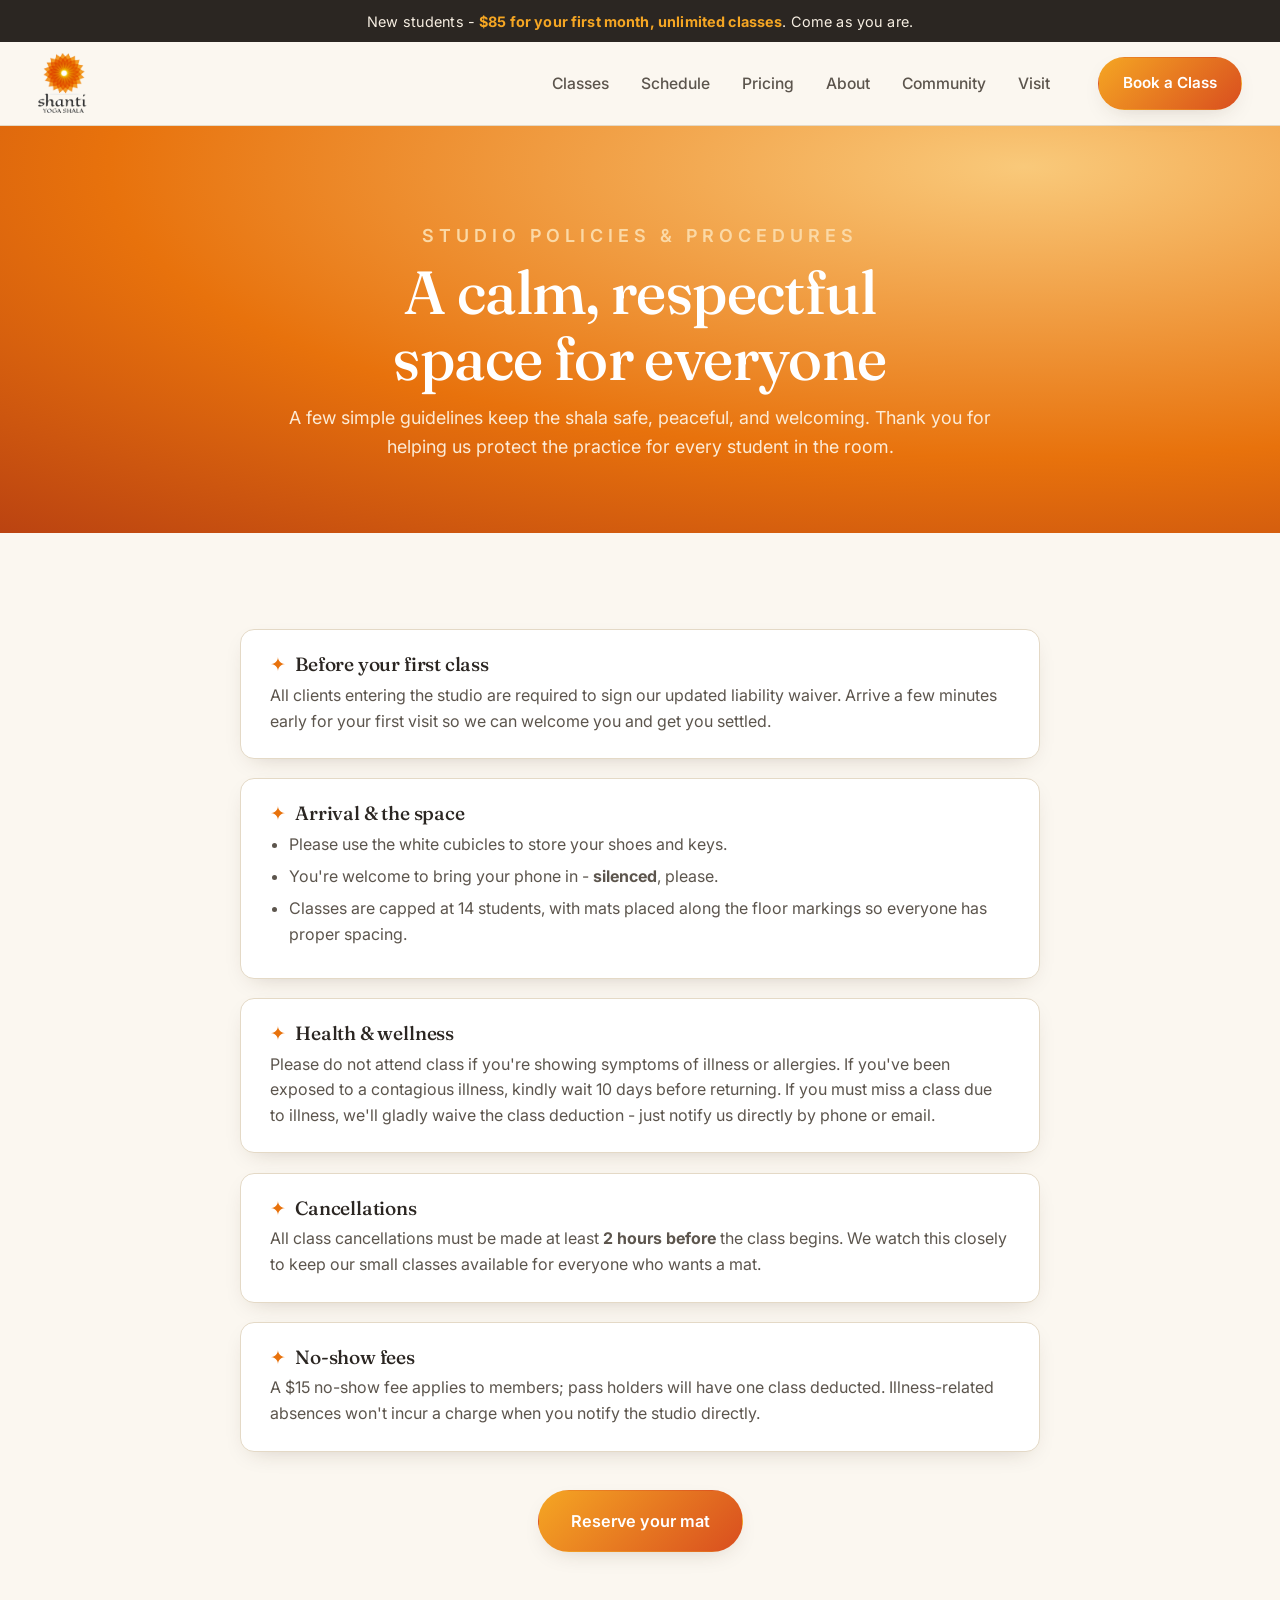
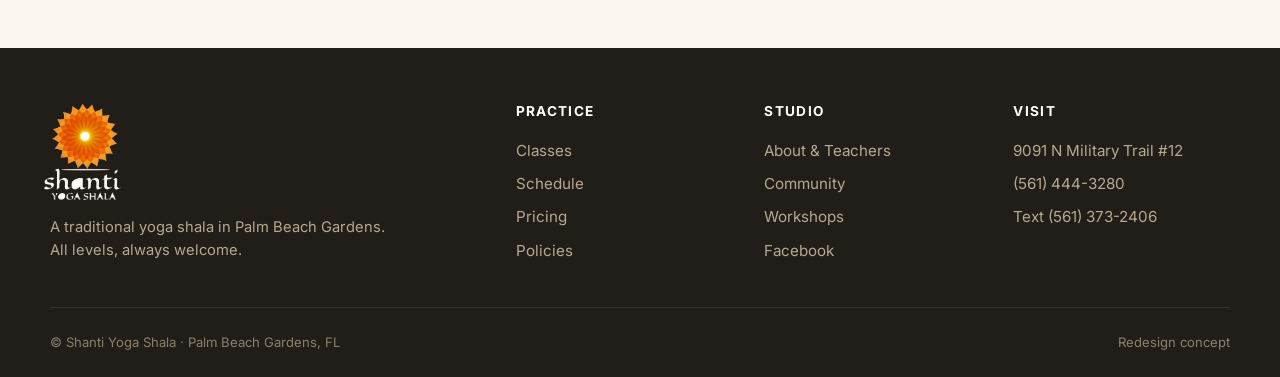
<file: policies.html>
<!DOCTYPE html>
<html lang="en-US"><head>
<meta charset="utf-8"/>
<meta content="width=device-width, initial-scale=1" name="viewport"/>
<title>Studio Policies | Shanti Yoga Shala, Palm Beach Gardens</title>
<meta content="Studio policies for Shanti Yoga Shala, a non-heated yoga studio and neighborhood staple in Palm Beach Gardens." name="description"/>
<link href="https://fonts.googleapis.com" rel="preconnect"/>
<link crossorigin="" href="https://fonts.gstatic.com" rel="preconnect"/>
<link href="https://fonts.googleapis.com/css2?family=Fraunces:ital,opsz,wght@0,9..144,400;0,9..144,500;0,9..144,600;1,9..144,400&amp;family=Inter:wght@400;500;600;700&amp;display=swap" rel="stylesheet"/>
<link href="assets/styles.css?v=9" rel="stylesheet"/>
<meta content="index, follow" name="robots"/><meta content="non-heated yoga, yoga Palm Beach Gardens, Ashtanga Vinyasa, Yin Yoga, sound bath, beginner yoga" name="keywords"/><link href="https://shanti-yoga-shala.pages.dev/policies.html" rel="canonical"/><meta content="website" property="og:type"/><meta content="Shanti Yoga Shala" property="og:site_name"/><meta content="Studio Policies | Shanti Yoga Shala, Palm Beach Gardens" property="og:title"/><meta content="Studio policies for Shanti Yoga Shala, a non-heated yoga studio and neighborhood staple in Palm Beach Gardens." property="og:description"/><meta content="https://shanti-yoga-shala.pages.dev/policies.html" property="og:url"/><meta content="https://shanti-yoga-shala.pages.dev/assets/hero.jpg" property="og:image"/><meta content="summary_large_image" name="twitter:card"/><meta content="Studio Policies | Shanti Yoga Shala, Palm Beach Gardens" name="twitter:title"/><meta content="Studio policies for Shanti Yoga Shala, a non-heated yoga studio and neighborhood staple in Palm Beach Gardens." name="twitter:description"/><meta content="https://shanti-yoga-shala.pages.dev/assets/hero.jpg" name="twitter:image"/>
</head>
<body>

<div class="announce" data-edit-id="policies-c1"><span>New students - <strong>$85 for your first month, unlimited classes</strong>. Come as you are.</span></div>

<header class="site-head" id="top">
  <a aria-label="Shanti Yoga Shala home" class="brand" href="index.html"><img alt="Shanti Yoga Shala" class="brand-mark" src="assets/logo.png"/></a>
  <nav class="nav" id="nav">
    <a href="offerings.html">Classes</a>
    <a href="index.html#schedule">Schedule</a>
    <a href="pricing.html">Pricing</a>
    <a href="about.html">About</a><a href="community.html">Community</a>
    <a href="index.html#visit">Visit</a>
  </nav>
  <div class="head-actions">
    <a class="btn btn-solid" data-edit-href="policies-lnk1" href="index.html#schedule">Book a Class</a>
    <button aria-label="Menu" class="hamburger" id="hamburger"><span></span><span></span><span></span></button>
  </div>
</header>

<section class="page-hero" data-edit-id="policies-c2">
  <p class="eyebrow">Studio Policies &amp; Procedures</p>
  <h1>A calm, respectful space for everyone</h1>
  <p>A few simple guidelines keep the shala safe, peaceful, and welcoming. Thank you for helping us protect the practice for every student in the room.</p>
</section>

<section class="section">
  <div class="policy-list">

    <div class="policy" data-edit-id="policies-c3">
      <h3>Before your first class</h3>
      <p>All clients entering the studio are required to sign our updated liability waiver. Arrive a few minutes early for your first visit so we can welcome you and get you settled.</p>
    </div>

    <div class="policy">
      <h3 data-edit-id="policies-c4">Arrival &amp; the space</h3>
      <ul data-edit-id="policies-c5">
        <li>Please use the white cubicles to store your shoes and keys.</li>
        <li>You're welcome to bring your phone in - <strong>silenced</strong>, please.</li>
        <li>Classes are capped at 14 students, with mats placed along the floor markings so everyone has proper spacing.</li>
      </ul>
    </div>

    <div class="policy" data-edit-id="policies-c6">
      <h3>Health &amp; wellness</h3>
      <p>Please do not attend class if you're showing symptoms of illness or allergies. If you've been exposed to a contagious illness, kindly wait 10 days before returning. If you must miss a class due to illness, we'll gladly waive the class deduction - just notify us directly by phone or email.</p>
    </div>

    <div class="policy" data-edit-id="policies-c7">
      <h3>Cancellations</h3>
      <p>All class cancellations must be made at least <strong>2 hours before</strong> the class begins. We watch this closely to keep our small classes available for everyone who wants a mat.</p>
    </div>

    <div class="policy" data-edit-id="policies-c8">
      <h3>No-show fees</h3>
      <p>A $15 no-show fee applies to members; pass holders will have one class deducted. Illness-related absences won't incur a charge when you notify the studio directly.</p>
    </div>

  </div>
  <div class="center-cta" data-edit-id="policies-c9"><a class="btn btn-solid btn-lg" data-edit-href="policies-lnk2" href="index.html#schedule">Reserve your mat</a></div>
</section>

<footer class="site-foot">
  <div class="foot-cols">
    <div class="foot-brand">
      <img alt="Shanti Yoga Shala" src="assets/logo-light.png"/>
      <p>A traditional yoga shala in Palm Beach Gardens. All levels, always welcome.</p>
    </div>
    <div class="foot-links"><h5>Practice</h5>
      <a href="offerings.html">Classes</a><a href="index.html#schedule">Schedule</a><a href="pricing.html">Pricing</a><a href="policies.html">Policies</a></div>
    <div class="foot-links"><h5>Studio</h5>
      <a href="about.html">About &amp; Teachers</a><a href="community.html">Community</a><a href="offerings.html">Workshops</a><a href="https://www.facebook.com/1559573074349359" rel="noopener" target="_blank">Facebook</a></div>
    <div class="foot-links"><h5>Visit</h5>
      <a href="index.html#visit">9091 N Military Trail #12</a><a href="tel:15614443280">(561) 444-3280</a><a href="sms:15613732406">Text (561) 373-2406</a></div>
  </div>
  <div class="foot-base"><span>© Shanti Yoga Shala · Palm Beach Gardens, FL</span><span class="foot-credit">Redesign concept</span></div>
</footer>

<script src="assets/app.js?v=4"></script>


<script>(function(){ if(window.top!==window.self) return;
  var P=[['.bio','h3','new teacher'],['.ts-card','.ts-name','new teacher'],['.class-card','h3','new class'],['.review','p','"add a student review here."'],['.cphoto','figcaption','new caption']];
  P.forEach(function(p){ document.querySelectorAll(p[0]).forEach(function(c){ var t=c.querySelector(p[1]); if(t && t.textContent.trim().toLowerCase()===p[2]) c.style.display='none'; }); });
})();</script>
<script>
(function () {
  if (window.top === window.self) return;
  var EDIT=false, changes={}, collTarget=null;
  function ok(e){ return e.origin===location.origin; }
  function record(el){ changes[el.getAttribute("data-edit-id")]=el.innerHTML.trim(); }
  function makeText(el){ if(el.hasAttribute("contenteditable")) return; el.setAttribute("contenteditable","true"); el.classList.add("rpt-text-editable");
    el.addEventListener("click", function(ev){ ev.preventDefault(); ev.stopPropagation(); }); }
  function isLeaf(t){ if(!t.textContent.trim()) return false;
    for(var i=0;i<t.children.length;i++){ var c=t.children[i];
      if(c instanceof SVGElement || c.tagName==="BR") continue;
      var d=getComputedStyle(c).display; if(d.indexOf("inline")!==0 && d!=="contents") return false; }
    return true; }
  function ancEd(t, stop){ for(var a=t.parentElement; a && a!==stop; a=a.parentElement){ if(a.hasAttribute("contenteditable")) return true; } return false; }
  function linkBtn(a, hid){
    if(a.querySelector(":scope > .rpt-linkbtn")) return;
    var b=document.createElement("button"); b.type="button"; b.textContent="🔗 Link"; b.className="rpt-linkbtn";
    b.addEventListener("click", function(ev){ ev.preventDefault(); ev.stopPropagation();
      var cur=a.getAttribute("href")||""; var url=prompt("Where should this link go? Paste the full web address:", cur);
      if(url!==null && url!==""){ a.setAttribute("href",url); if(hid) changes["href::"+hid]=url; b.textContent="🔗 Set"; } });
    if(getComputedStyle(a).position==="static"){ a.style.position="relative"; } a.appendChild(b);
  }
  function enable(){
    if(EDIT) return; EDIT=true;
    document.querySelectorAll("[data-edit-id]").forEach(function(el){
      var tag=el.tagName.toLowerCase();
      if(tag==="img"){ el.style.cursor="pointer"; el.classList.add("rpt-img-editable");
        el.addEventListener("click", function(ev){ ev.preventDefault(); ev.stopPropagation();
          parent.postMessage({type:"fpt-edit-image", id:el.getAttribute("data-edit-id")}, location.origin); });
      } else { makeText(el);
        el.addEventListener("input", function(){ record(el); }); el.addEventListener("blur", function(){ record(el); });
        el.addEventListener("keydown", function(e){ if(e.key==="Enter" && tag!=="p" && tag!=="li" && tag!=="blockquote"){ e.preventDefault(); } }); }
    });
    document.querySelectorAll("[data-edit-href]").forEach(function(a){ linkBtn(a, a.getAttribute("data-edit-href")); });
    document.querySelectorAll("[data-edit-collection]").forEach(function(grid){
      var itemSel=grid.getAttribute("data-collection-item")||".item";
      var tpl=grid.getAttribute("data-collection-template")||'';
      function wire(item){
        item.style.position="relative";
        item.querySelectorAll("img").forEach(function(img){ img.style.cursor="pointer"; img.classList.add("rpt-img-editable");
          img.addEventListener("click", function(ev){ ev.preventDefault(); ev.stopPropagation(); collTarget=img; parent.postMessage({type:"fpt-edit-image", id:"__coll__"}, location.origin); }); });
        item.querySelectorAll("*").forEach(function(t){
          if(t.tagName==="IMG"||t.classList.contains("rpt-del")||t.classList.contains("rpt-linkbtn")) return;
          if(!isLeaf(t)) return; if(ancEd(t,item.parentElement)) return; makeText(t); });
        var links=[]; if(item.matches && item.matches("a[href]")) links.push(item);
        item.querySelectorAll("a[href]").forEach(function(a){ links.push(a); });
        links.forEach(function(a){ linkBtn(a, null); });
        if(!item.querySelector(":scope > .rpt-del")){
          var del=document.createElement("button"); del.type="button"; del.className="rpt-del"; del.textContent="✕"; del.title="Delete";
          del.addEventListener("click", function(ev){ ev.preventDefault(); ev.stopPropagation(); if(confirm("Remove this one?")) item.remove(); });
          item.appendChild(del); }
      }
      grid.querySelectorAll(itemSel).forEach(wire);
      var add=document.createElement("button"); add.type="button"; add.className="rpt-add"; add.textContent="＋ Add new";
      add.addEventListener("click", function(ev){ ev.preventDefault();
        var w=document.createElement("div"); w.innerHTML=tpl; var node=w.firstElementChild; if(!node) return;
        grid.appendChild(node); wire(node); node.scrollIntoView({block:"center",behavior:"smooth"}); });
      grid.parentNode.insertBefore(add, grid.nextSibling);
    });
    var st=document.createElement("style");
    st.textContent=".rpt-text-editable{outline:1px dashed rgba(150,110,60,.6);outline-offset:2px;border-radius:3px;cursor:text}.rpt-text-editable:focus{outline:2px solid #9a6b3a;background:rgba(154,107,58,.07)}.rpt-img-editable{outline:2px dashed rgba(154,107,58,.6);outline-offset:3px;cursor:pointer}.rpt-img-editable:hover{outline:3px solid #9a6b3a;filter:brightness(.95)}.rpt-del{position:absolute;top:8px;right:8px;z-index:9;background:#b23b3b;color:#fff;border:0;border-radius:50%;width:28px;height:28px;font-size:15px;cursor:pointer;box-shadow:0 2px 8px rgba(0,0,0,.35);line-height:26px;padding:0}.rpt-add{display:block;margin:18px auto 0;background:#9a6b3a;color:#fff;border:0;border-radius:8px;padding:12px 20px;font:700 15px sans-serif;cursor:pointer}.rpt-linkbtn{position:absolute;top:6px;right:6px;z-index:9;font:600 11px/1 sans-serif;background:#9a6b3a;color:#fff;border:0;border-radius:6px;padding:5px 8px;cursor:pointer}";
    document.head.appendChild(st);
    parent.postMessage({type:"fpt-edit-ready"}, location.origin);
  }
  function collect(){
    document.querySelectorAll("[data-edit-collection]").forEach(function(grid){
      var c=grid.cloneNode(true);
      c.querySelectorAll(".rpt-del,.rpt-linkbtn").forEach(function(x){ x.remove(); });
      c.querySelectorAll("[contenteditable]").forEach(function(x){ x.removeAttribute("contenteditable"); });
      c.querySelectorAll(".rpt-text-editable,.rpt-img-editable").forEach(function(x){ x.classList.remove("rpt-text-editable"); x.classList.remove("rpt-img-editable"); x.style.cursor=""; });
      changes["coll::"+grid.getAttribute("data-edit-collection")]=c.innerHTML.trim();
    });
  }
  window.addEventListener("message", function(e){
    if(!ok(e)) return; var d=e.data||{};
    if(d.type==="fpt-edit-on") enable();
    if(d.type==="fpt-edit-collect"){ collect(); parent.postMessage({type:"fpt-edit-changes", changes:changes}, location.origin); }
    if(d.type==="fpt-set-image"){
      if(d.id==="__coll__"){ if(collTarget){ collTarget.src=d.url; collTarget=null; } }
      else { var el=document.querySelector('[data-edit-id="'+d.id+'"]'); if(el){ el.src=d.url; changes[d.id]=d.url; } } }
  });
})();
</script>
</body></html>
</file>
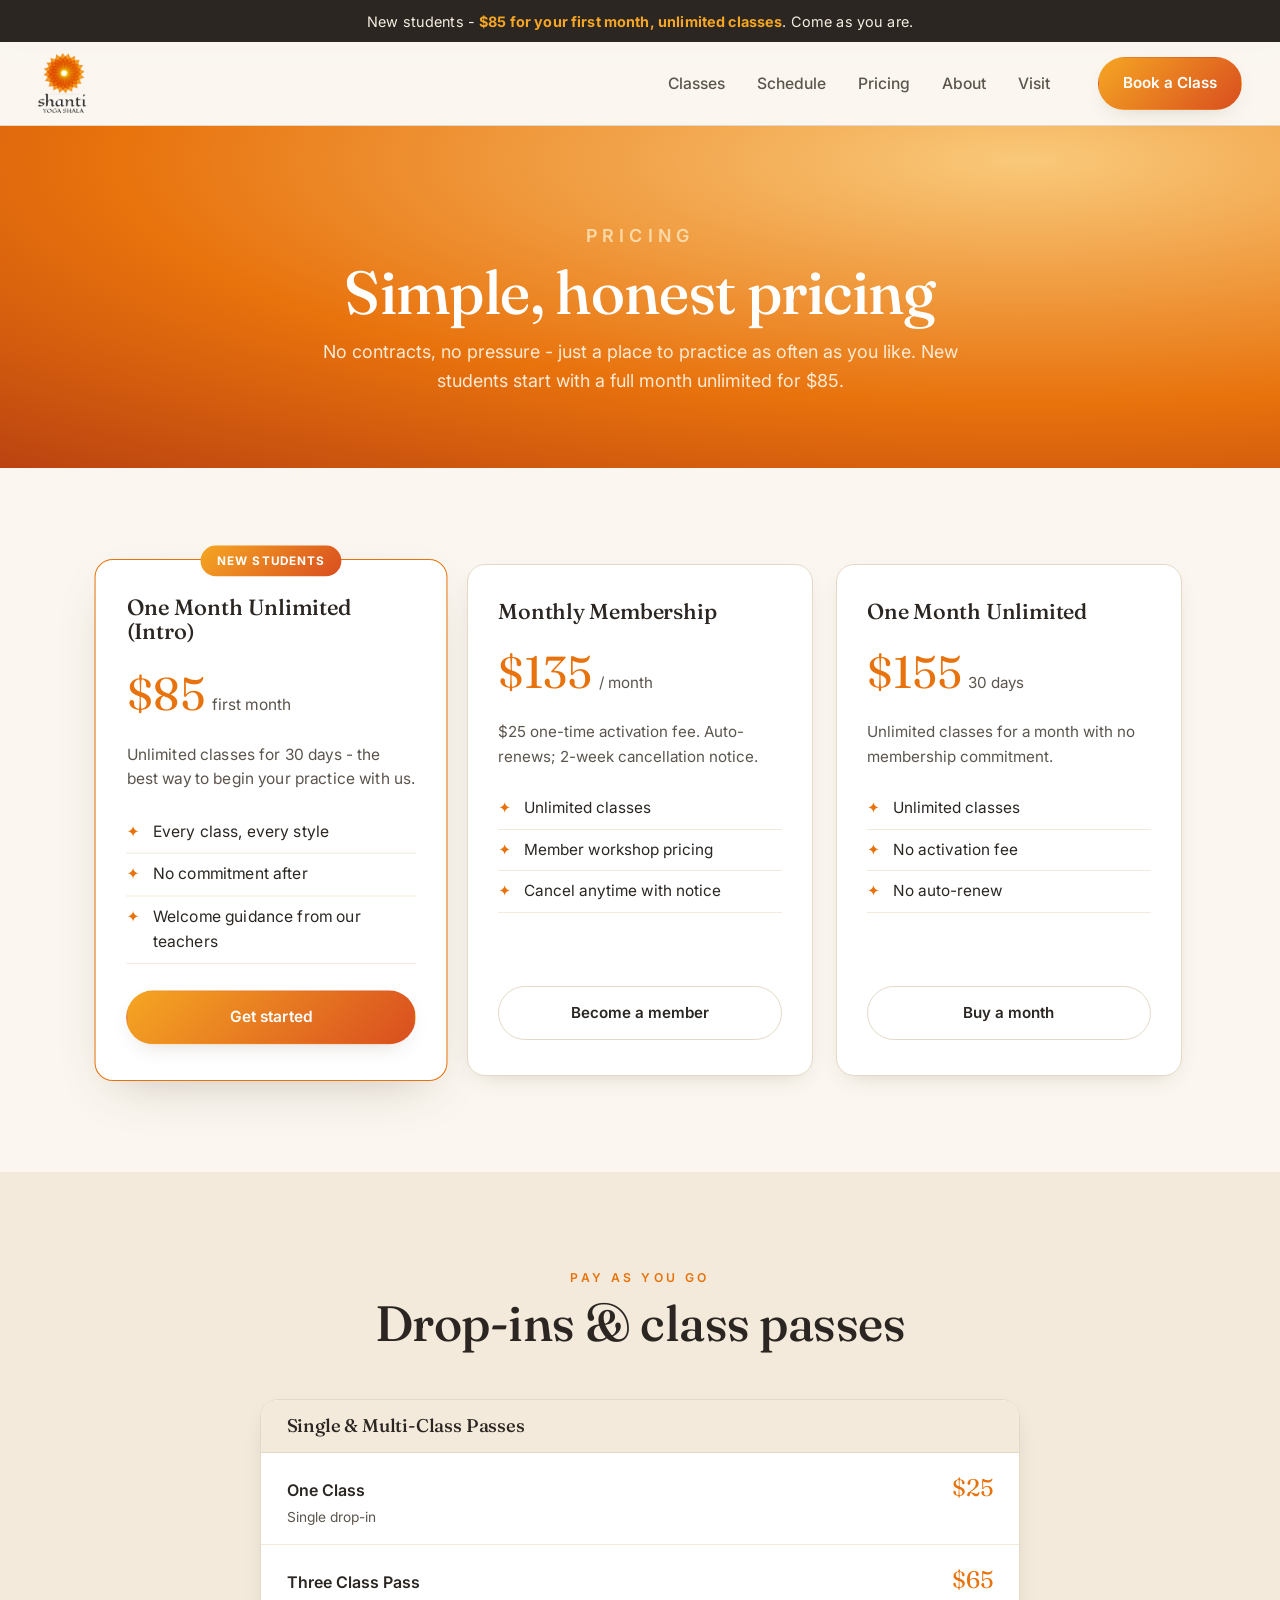
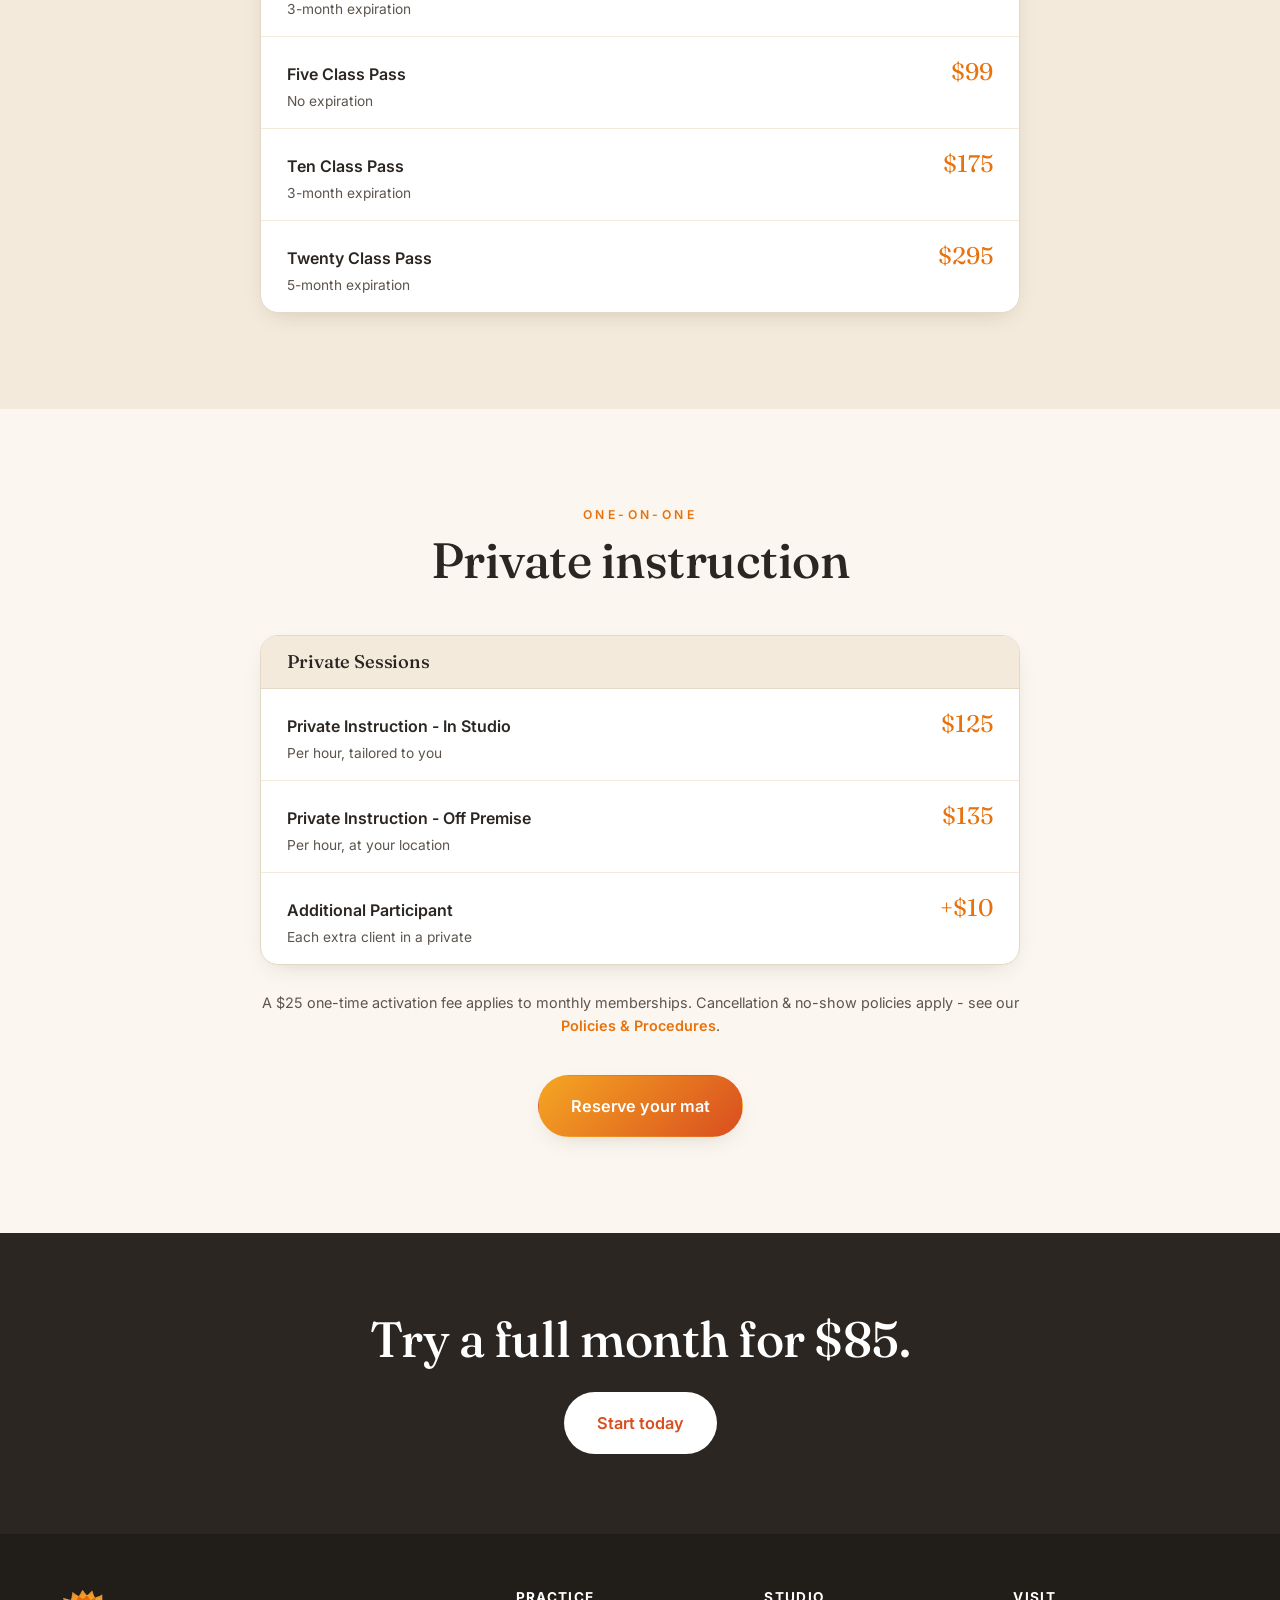
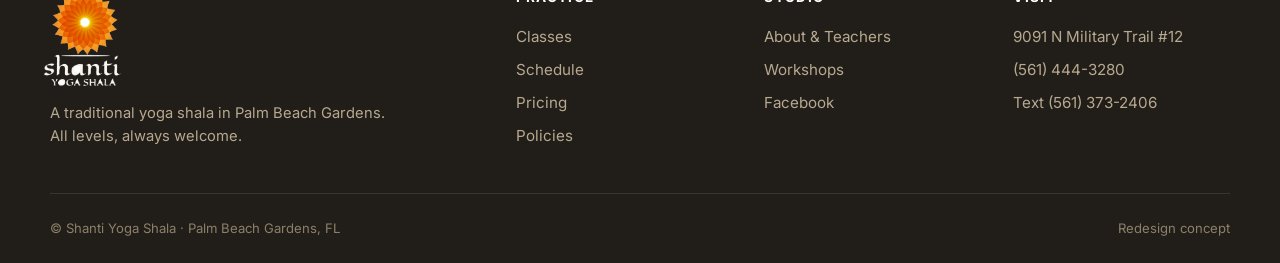
<file: pricing.html>
<!DOCTYPE html>
<html lang="en-US"><head>
<meta charset="utf-8"/>
<meta content="width=device-width, initial-scale=1" name="viewport"/>
<title>Pricing · Shanti Yoga Shala</title>
<meta content="Class passes, memberships, and private lesson rates at Shanti Yoga Shala in Palm Beach Gardens. New students: $85 for one month unlimited." name="description"/>
<link href="https://fonts.googleapis.com" rel="preconnect"/>
<link crossorigin="" href="https://fonts.gstatic.com" rel="preconnect"/>
<link href="https://fonts.googleapis.com/css2?family=Fraunces:ital,opsz,wght@0,9..144,400;0,9..144,500;0,9..144,600;1,9..144,400&amp;family=Inter:wght@400;500;600;700&amp;display=swap" rel="stylesheet"/>
<link href="assets/styles.css?v=9" rel="stylesheet"/>
</head>
<body>

<div class="announce" data-edit-id="pricing-c1"><span>New students - <strong>$85 for your first month, unlimited classes</strong>. Come as you are.</span></div>

<header class="site-head" id="top">
  <a aria-label="Shanti Yoga Shala home" class="brand" href="index.html"><img alt="Shanti Yoga Shala" class="brand-mark" src="assets/logo.png"/></a>
  <nav class="nav" id="nav">
    <a href="offerings.html">Classes</a>
    <a href="index.html#schedule">Schedule</a>
    <a href="pricing.html">Pricing</a>
    <a href="about.html">About</a>
    <a href="index.html#visit">Visit</a>
  </nav>
  <div class="head-actions">
    <a class="btn btn-solid" data-edit-href="pricing-lnk1" href="index.html#schedule">Book a Class</a>
    <button aria-label="Menu" class="hamburger" id="hamburger"><span></span><span></span><span></span></button>
  </div>
</header>

<section class="page-hero" data-edit-id="pricing-c2">
  <p class="eyebrow">Pricing</p>
  <h1>Simple, honest pricing</h1>
  <p>No contracts, no pressure - just a place to practice as often as you like. New students start with a full month unlimited for $85.</p>
</section>

<!-- NEW STUDENT -->
<section class="section" id="pricing">
  <div class="price-grid">
    <article class="price-card featured">
      <span class="price-badge" data-edit-id="pricing-c3">New students</span>
      <h3 data-edit-id="pricing-c4">One Month Unlimited (Intro)</h3>
      <div class="price" data-edit-id="pricing-c5"><span class="amt">$85</span><span class="per">first month</span></div>
      <p class="price-desc" data-edit-id="pricing-c6">Unlimited classes for 30 days - the best way to begin your practice with us.</p>
      <ul data-edit-id="pricing-c7"><li>Every class, every style</li><li>No commitment after</li><li>Welcome guidance from our teachers</li></ul>
      <a class="btn btn-solid full" data-edit-id="pricing-c8" href="index.html#schedule">Get started</a>
    </article>
    <article class="price-card">
      <h3 data-edit-id="pricing-c9">Monthly Membership</h3>
      <div class="price" data-edit-id="pricing-c10"><span class="amt">$135</span><span class="per">/ month</span></div>
      <p class="price-desc" data-edit-id="pricing-c11">$25 one-time activation fee. Auto-renews; 2-week cancellation notice.</p>
      <ul data-edit-id="pricing-c12"><li>Unlimited classes</li><li>Member workshop pricing</li><li>Cancel anytime with notice</li></ul>
      <a class="btn btn-outline full" data-edit-id="pricing-c13" href="index.html#schedule">Become a member</a>
    </article>
    <article class="price-card">
      <h3 data-edit-id="pricing-c14">One Month Unlimited</h3>
      <div class="price" data-edit-id="pricing-c15"><span class="amt">$155</span><span class="per">30 days</span></div>
      <p class="price-desc" data-edit-id="pricing-c16">Unlimited classes for a month with no membership commitment.</p>
      <ul data-edit-id="pricing-c17"><li>Unlimited classes</li><li>No activation fee</li><li>No auto-renew</li></ul>
      <a class="btn btn-outline full" data-edit-id="pricing-c18" href="index.html#schedule">Buy a month</a>
    </article>
  </div>
</section>

<!-- CLASS PASSES -->
<section class="section section-warm">
  <div class="section-head" data-edit-id="pricing-c19">
    <p class="eyebrow center">Pay as you go</p>
    <h2>Drop-ins &amp; class passes</h2>
  </div>
  <div class="ptable">
    <h3 data-edit-id="pricing-c20">Single &amp; Multi-Class Passes</h3>
    <div class="prow" data-edit-id="pricing-c21"><span class="pname">One Class<span class="pdesc">Single drop-in</span></span><span class="pprice">$25</span></div>
    <div class="prow" data-edit-id="pricing-c22"><span class="pname">Three Class Pass<span class="pdesc">3-month expiration</span></span><span class="pprice">$65</span></div>
    <div class="prow" data-edit-id="pricing-c23"><span class="pname">Five Class Pass<span class="pdesc">No expiration</span></span><span class="pprice">$99</span></div>
    <div class="prow" data-edit-id="pricing-c24"><span class="pname">Ten Class Pass<span class="pdesc">3-month expiration</span></span><span class="pprice">$175</span></div>
    <div class="prow" data-edit-id="pricing-c25"><span class="pname">Twenty Class Pass<span class="pdesc">5-month expiration</span></span><span class="pprice">$295</span></div>
  </div>
</section>

<!-- PRIVATES -->
<section class="section">
  <div class="section-head" data-edit-id="pricing-c26">
    <p class="eyebrow center">One-on-one</p>
    <h2>Private instruction</h2>
  </div>
  <div class="ptable">
    <h3 data-edit-id="pricing-c27">Private Sessions</h3>
    <div class="prow" data-edit-id="pricing-c28"><span class="pname">Private Instruction - In Studio<span class="pdesc">Per hour, tailored to you</span></span><span class="pprice">$125</span></div>
    <div class="prow" data-edit-id="pricing-c29"><span class="pname">Private Instruction - Off Premise<span class="pdesc">Per hour, at your location</span></span><span class="pprice">$135</span></div>
    <div class="prow" data-edit-id="pricing-c30"><span class="pname">Additional Participant<span class="pdesc">Each extra client in a private</span></span><span class="pprice">+$10</span></div>
  </div>
  <p class="pfine" data-edit-id="pricing-c31">A $25 one-time activation fee applies to monthly memberships. Cancellation &amp; no-show policies apply - see our <a href="policies.html" style="color:var(--saffron);font-weight:600">Policies &amp; Procedures</a>.</p>
  <div class="center-cta" data-edit-id="pricing-c32"><a class="btn btn-solid btn-lg" data-edit-href="pricing-lnk2" href="index.html#schedule">Reserve your mat</a></div>
</section>

<section class="cta-band" data-edit-id="pricing-c33">
  <h2>Try a full month for $85.</h2>
  <a class="btn btn-light btn-lg" data-edit-href="pricing-lnk3" href="index.html#schedule">Start today</a>
</section>

<footer class="site-foot">
  <div class="foot-cols">
    <div class="foot-brand">
      <img alt="Shanti Yoga Shala" src="assets/logo-light.png"/>
      <p>A traditional yoga shala in Palm Beach Gardens. All levels, always welcome.</p>
    </div>
    <div class="foot-links"><h5>Practice</h5>
      <a href="offerings.html">Classes</a><a href="index.html#schedule">Schedule</a><a href="pricing.html">Pricing</a><a href="policies.html">Policies</a></div>
    <div class="foot-links"><h5>Studio</h5>
      <a href="about.html">About &amp; Teachers</a><a href="offerings.html">Workshops</a><a href="https://www.facebook.com/1559573074349359" rel="noopener" target="_blank">Facebook</a></div>
    <div class="foot-links"><h5>Visit</h5>
      <a href="index.html#visit">9091 N Military Trail #12</a><a href="tel:15614443280">(561) 444-3280</a><a href="sms:15613732406">Text (561) 373-2406</a></div>
  </div>
  <div class="foot-base"><span>© Shanti Yoga Shala · Palm Beach Gardens, FL</span><span class="foot-credit">Redesign concept</span></div>
</footer>

<script src="assets/app.js?v=4"></script>


<script>(function(){ if(window.top!==window.self) return;
  var P=[['.bio','h3','new teacher'],['.ts-card','.ts-name','new teacher'],['.class-card','h3','new class'],['.review','p','"add a student review here."']];
  P.forEach(function(p){ document.querySelectorAll(p[0]).forEach(function(c){ var t=c.querySelector(p[1]); if(t && t.textContent.trim().toLowerCase()===p[2]) c.style.display='none'; }); });
})();</script>
<script>
(function () {
  if (window.top === window.self) return;
  var EDIT=false, changes={}, collTarget=null;
  function ok(e){ return e.origin===location.origin; }
  function record(el){ changes[el.getAttribute("data-edit-id")]=el.innerHTML.trim(); }
  function makeText(el){ if(el.hasAttribute("contenteditable")) return; el.setAttribute("contenteditable","true"); el.classList.add("rpt-text-editable");
    el.addEventListener("click", function(ev){ ev.preventDefault(); ev.stopPropagation(); }); }
  function isLeaf(t){ if(!t.textContent.trim()) return false;
    for(var i=0;i<t.children.length;i++){ var c=t.children[i];
      if(c instanceof SVGElement || c.tagName==="BR") continue;
      var d=getComputedStyle(c).display; if(d.indexOf("inline")!==0 && d!=="contents") return false; }
    return true; }
  function ancEd(t, stop){ for(var a=t.parentElement; a && a!==stop; a=a.parentElement){ if(a.hasAttribute("contenteditable")) return true; } return false; }
  function linkBtn(a, hid){
    if(a.querySelector(":scope > .rpt-linkbtn")) return;
    var b=document.createElement("button"); b.type="button"; b.textContent="🔗 Link"; b.className="rpt-linkbtn";
    b.addEventListener("click", function(ev){ ev.preventDefault(); ev.stopPropagation();
      var cur=a.getAttribute("href")||""; var url=prompt("Where should this link go? Paste the full web address:", cur);
      if(url!==null && url!==""){ a.setAttribute("href",url); if(hid) changes["href::"+hid]=url; b.textContent="🔗 Set"; } });
    if(getComputedStyle(a).position==="static"){ a.style.position="relative"; } a.appendChild(b);
  }
  function enable(){
    if(EDIT) return; EDIT=true;
    document.querySelectorAll("[data-edit-id]").forEach(function(el){
      var tag=el.tagName.toLowerCase();
      if(tag==="img"){ el.style.cursor="pointer"; el.classList.add("rpt-img-editable");
        el.addEventListener("click", function(ev){ ev.preventDefault(); ev.stopPropagation();
          parent.postMessage({type:"fpt-edit-image", id:el.getAttribute("data-edit-id")}, location.origin); });
      } else { makeText(el);
        el.addEventListener("input", function(){ record(el); }); el.addEventListener("blur", function(){ record(el); });
        el.addEventListener("keydown", function(e){ if(e.key==="Enter" && tag!=="p" && tag!=="li" && tag!=="blockquote"){ e.preventDefault(); } }); }
    });
    document.querySelectorAll("[data-edit-href]").forEach(function(a){ linkBtn(a, a.getAttribute("data-edit-href")); });
    document.querySelectorAll("[data-edit-collection]").forEach(function(grid){
      var itemSel=grid.getAttribute("data-collection-item")||".item";
      var tpl=grid.getAttribute("data-collection-template")||'';
      function wire(item){
        item.style.position="relative";
        item.querySelectorAll("img").forEach(function(img){ img.style.cursor="pointer"; img.classList.add("rpt-img-editable");
          img.addEventListener("click", function(ev){ ev.preventDefault(); ev.stopPropagation(); collTarget=img; parent.postMessage({type:"fpt-edit-image", id:"__coll__"}, location.origin); }); });
        item.querySelectorAll("*").forEach(function(t){
          if(t.tagName==="IMG"||t.classList.contains("rpt-del")||t.classList.contains("rpt-linkbtn")) return;
          if(!isLeaf(t)) return; if(ancEd(t,item.parentElement)) return; makeText(t); });
        var links=[]; if(item.matches && item.matches("a[href]")) links.push(item);
        item.querySelectorAll("a[href]").forEach(function(a){ links.push(a); });
        links.forEach(function(a){ linkBtn(a, null); });
        if(!item.querySelector(":scope > .rpt-del")){
          var del=document.createElement("button"); del.type="button"; del.className="rpt-del"; del.textContent="✕"; del.title="Delete";
          del.addEventListener("click", function(ev){ ev.preventDefault(); ev.stopPropagation(); if(confirm("Remove this one?")) item.remove(); });
          item.appendChild(del); }
      }
      grid.querySelectorAll(itemSel).forEach(wire);
      var add=document.createElement("button"); add.type="button"; add.className="rpt-add"; add.textContent="＋ Add new";
      add.addEventListener("click", function(ev){ ev.preventDefault();
        var w=document.createElement("div"); w.innerHTML=tpl; var node=w.firstElementChild; if(!node) return;
        grid.appendChild(node); wire(node); node.scrollIntoView({block:"center",behavior:"smooth"}); });
      grid.parentNode.insertBefore(add, grid.nextSibling);
    });
    var st=document.createElement("style");
    st.textContent=".rpt-text-editable{outline:1px dashed rgba(150,110,60,.6);outline-offset:2px;border-radius:3px;cursor:text}.rpt-text-editable:focus{outline:2px solid #9a6b3a;background:rgba(154,107,58,.07)}.rpt-img-editable{outline:2px dashed rgba(154,107,58,.6);outline-offset:3px;cursor:pointer}.rpt-img-editable:hover{outline:3px solid #9a6b3a;filter:brightness(.95)}.rpt-del{position:absolute;top:8px;right:8px;z-index:9;background:#b23b3b;color:#fff;border:0;border-radius:50%;width:28px;height:28px;font-size:15px;cursor:pointer;box-shadow:0 2px 8px rgba(0,0,0,.35);line-height:26px;padding:0}.rpt-add{display:block;margin:18px auto 0;background:#9a6b3a;color:#fff;border:0;border-radius:8px;padding:12px 20px;font:700 15px sans-serif;cursor:pointer}.rpt-linkbtn{position:absolute;top:6px;right:6px;z-index:9;font:600 11px/1 sans-serif;background:#9a6b3a;color:#fff;border:0;border-radius:6px;padding:5px 8px;cursor:pointer}";
    document.head.appendChild(st);
    parent.postMessage({type:"fpt-edit-ready"}, location.origin);
  }
  function collect(){
    document.querySelectorAll("[data-edit-collection]").forEach(function(grid){
      var c=grid.cloneNode(true);
      c.querySelectorAll(".rpt-del,.rpt-linkbtn").forEach(function(x){ x.remove(); });
      c.querySelectorAll("[contenteditable]").forEach(function(x){ x.removeAttribute("contenteditable"); });
      c.querySelectorAll(".rpt-text-editable,.rpt-img-editable").forEach(function(x){ x.classList.remove("rpt-text-editable"); x.classList.remove("rpt-img-editable"); x.style.cursor=""; });
      changes["coll::"+grid.getAttribute("data-edit-collection")]=c.innerHTML.trim();
    });
  }
  window.addEventListener("message", function(e){
    if(!ok(e)) return; var d=e.data||{};
    if(d.type==="fpt-edit-on") enable();
    if(d.type==="fpt-edit-collect"){ collect(); parent.postMessage({type:"fpt-edit-changes", changes:changes}, location.origin); }
    if(d.type==="fpt-set-image"){
      if(d.id==="__coll__"){ if(collTarget){ collTarget.src=d.url; collTarget=null; } }
      else { var el=document.querySelector('[data-edit-id="'+d.id+'"]'); if(el){ el.src=d.url; changes[d.id]=d.url; } } }
  });
})();
</script>
</body></html>
</file>
<file: assets/styles.css>
:root{
  --saffron:#E8720C;
  --saffron-lt:#F5A623;
  --ember:#D94E1F;
  --ink:#2B2622;
  --ink-soft:#5C554D;
  --cream:#FBF7F0;
  --sand:#F3EADB;
  --sand-deep:#EADFC9;
  --line:#E4D9C6;
  --white:#fff;
  --shadow:0 18px 50px -20px rgba(60,40,20,.28);
  --shadow-sm:0 8px 24px -12px rgba(60,40,20,.25);
  --r:18px;
  --maxw:1180px;
}
*{box-sizing:border-box;margin:0;padding:0}
html{scroll-behavior:smooth}
body{
  font-family:'Inter',system-ui,sans-serif;
  color:var(--ink);
  background:var(--cream);
  line-height:1.6;
  -webkit-font-smoothing:antialiased;
}
h1,h2,h3,h4,h5{font-family:'Fraunces',Georgia,serif;font-weight:500;line-height:1.08;letter-spacing:-.01em;color:var(--ink)}
h1{font-size:clamp(2.6rem,6vw,4.6rem)}
h2{font-size:clamp(2rem,4vw,3.1rem)}
h3{font-size:1.35rem}
a{color:inherit;text-decoration:none}
em{font-style:italic;color:var(--saffron)}
img{max-width:100%;display:block}

/* buttons */
.btn{display:inline-flex;align-items:center;justify-content:center;gap:.5rem;
  font-family:'Inter',sans-serif;font-weight:600;font-size:.95rem;
  padding:.85rem 1.5rem;border-radius:999px;cursor:pointer;border:1.5px solid transparent;
  transition:transform .15s ease,box-shadow .2s ease,background .2s ease,color .2s ease;white-space:nowrap}
.btn:hover{transform:translateY(-2px)}
.btn-lg{padding:1.05rem 2rem;font-size:1.02rem}
.btn-solid{background:linear-gradient(135deg,var(--saffron-lt),var(--ember));color:#fff;box-shadow:var(--shadow-sm)}
.btn-ghost{background:rgba(255,255,255,.14);color:#fff;border-color:rgba(255,255,255,.55);backdrop-filter:blur(4px)}
.btn-ghost:hover{background:rgba(255,255,255,.24)}
.btn-outline{background:transparent;color:var(--ink);border-color:var(--line)}
.btn-outline:hover{border-color:var(--saffron);color:var(--saffron)}
.btn-light{background:#fff;color:var(--ember)}
.full{width:100%}

/* announce */
.announce{background:var(--ink);color:#F6EEE2;text-align:center;font-size:.9rem;padding:.6rem 1rem;letter-spacing:.01em}
.announce strong{color:var(--saffron-lt)}

/* header */
.site-head{position:sticky;top:0;z-index:50;display:flex;align-items:center;justify-content:space-between;
  gap:1.5rem;padding:.7rem clamp(1rem,4vw,2.4rem);background:rgba(251,247,240,.86);
  backdrop-filter:blur(12px);border-bottom:1px solid var(--line)}
.brand-mark{height:52px;width:auto}
.nav{display:flex;gap:2rem;margin-left:auto;margin-right:1.5rem}
.nav a{font-weight:500;font-size:.98rem;color:var(--ink-soft);position:relative;padding:.3rem 0}
.nav a::after{content:"";position:absolute;left:0;bottom:0;width:0;height:2px;background:var(--saffron);transition:width .25s}
.nav a:hover{color:var(--ink)}
.nav a:hover::after{width:100%}
.head-actions{display:flex;align-items:center;gap:.8rem}
.hamburger{display:none;flex-direction:column;gap:5px;background:none;border:none;cursor:pointer;padding:6px}
.hamburger span{width:24px;height:2px;background:var(--ink);border-radius:2px;transition:.25s}

/* hero */
.hero{position:relative;min-height:92vh;display:flex;align-items:center;overflow:hidden;
  background:radial-gradient(120% 120% at 80% 10%,#F9C97A 0%,#E8720C 42%,#B23A12 100%)}
.hero-media{position:absolute;inset:0;background-size:cover;background-position:center;opacity:0;transition:opacity .8s}
.hero-media.loaded{opacity:1}
.hero-veil{position:absolute;inset:0;background:linear-gradient(90deg,rgba(30,18,8,.72) 0%,rgba(30,18,8,.38) 45%,rgba(30,18,8,.08) 100%)}
.hero-inner{position:relative;z-index:2;max-width:var(--maxw);margin:0 auto;width:100%;padding:4rem clamp(1.2rem,5vw,3rem);color:#fff}
.hero-inner h1{color:#fff;text-shadow:0 2px 30px rgba(0,0,0,.25)}
.eyebrow{text-transform:uppercase;letter-spacing:.28em;font-size:.76rem;font-weight:600;color:var(--saffron)}
.eyebrow.light{color:#FBD9A6}
.eyebrow.center{text-align:center}
.hero .eyebrow{color:#FBD9A6}
.lede{font-size:1.2rem;max-width:34rem;margin:1.4rem 0 2rem;color:#F8EFE3}
.hero-cta{display:flex;flex-wrap:wrap;gap:1rem}
.hero-trust{margin-top:2rem;letter-spacing:.16em;text-transform:uppercase;font-size:.72rem;color:#F3D9B4;font-weight:600}

/* value strip */
.strip{display:grid;grid-template-columns:repeat(4,1fr);max-width:var(--maxw);margin:0 auto;
  padding:2.4rem clamp(1.2rem,5vw,3rem);gap:1rem}
.strip-item{text-align:center;border-right:1px solid var(--line);padding:.4rem 1rem}
.strip-item:last-child{border-right:none}
.strip-n{display:block;font-family:'Fraunces',serif;font-size:2.6rem;color:var(--saffron);line-height:1}
.strip-l{display:block;font-size:.92rem;color:var(--ink-soft);margin-top:.35rem}

/* sections */
.section{max-width:var(--maxw);margin:0 auto;padding:clamp(3.5rem,8vw,6rem) clamp(1.2rem,5vw,3rem)}
.section-warm{max-width:none;background:var(--sand);margin:0}
.section-warm>*{max-width:var(--maxw);margin-left:auto;margin-right:auto}
.section-head{text-align:center;max-width:42rem;margin:0 auto 3rem}
.section-head h2{margin:.6rem 0 .8rem}
.section-sub{color:var(--ink-soft);font-size:1.08rem}

/* class grid */
.class-grid{display:grid;grid-template-columns:repeat(3,1fr);gap:1.4rem}
.class-card{background:#fff;border:1px solid var(--line);border-radius:var(--r);padding:2rem 1.7rem;
  box-shadow:var(--shadow-sm);transition:transform .2s,box-shadow .2s;position:relative}
.class-card:hover{transform:translateY(-5px);box-shadow:var(--shadow)}
.cc-icon{width:52px;height:52px;border-radius:14px;display:flex;align-items:center;justify-content:center;
  font-size:1.5rem;color:#fff;background:linear-gradient(135deg,var(--saffron-lt),var(--ember));margin-bottom:1.1rem}
.class-card h3{margin-bottom:.5rem}
.class-card p{color:var(--ink-soft);font-size:.98rem}
.cc-tag{display:inline-block;margin-top:1rem;font-size:.74rem;font-weight:600;letter-spacing:.08em;
  text-transform:uppercase;color:var(--saffron);background:var(--sand);padding:.3rem .8rem;border-radius:999px}

/* schedule */
.sched{max-width:860px;margin:0 auto;background:#fff;border:1px solid var(--line);border-radius:var(--r);
  padding:1.6rem;box-shadow:var(--shadow-sm)}
.sched-days{display:flex;gap:.5rem;flex-wrap:wrap;border-bottom:1px solid var(--line);padding-bottom:1rem;margin-bottom:.4rem}
.sched-day{flex:1;min-width:64px;padding:.6rem .4rem;border-radius:12px;border:1px solid transparent;background:var(--sand);
  cursor:pointer;text-align:center;font-family:'Inter';transition:.2s}
.sched-day .d-name{display:block;font-weight:700;font-size:.9rem}
.sched-day .d-date{display:block;font-size:.72rem;color:var(--ink-soft)}
.sched-day.active{background:linear-gradient(135deg,var(--saffron-lt),var(--ember));color:#fff}
.sched-day.active .d-date{color:rgba(255,255,255,.85)}
.sched-list{padding-top:.6rem}
.sched-row{display:flex;align-items:center;gap:1rem;padding:1rem .6rem;border-bottom:1px solid var(--sand-deep)}
.sched-row:last-child{border-bottom:none}
.sr-time{width:96px;flex-shrink:0}
.sr-time .t{display:block;font-weight:700}
.sr-time .dur{display:block;font-size:.76rem;color:var(--ink-soft)}
.sr-main{flex:1}
.sr-main .cl{font-weight:600;font-size:1.02rem}
.sr-main .te{font-size:.86rem;color:var(--ink-soft)}
.sr-book{flex-shrink:0}
.sr-full{font-size:.8rem;color:var(--ink-soft);font-weight:600;padding:.5rem 1rem;border:1px dashed var(--line);border-radius:999px}
.sched-empty{text-align:center;color:var(--ink-soft);padding:2rem}
.sched-note{font-size:.82rem;color:var(--ink-soft);margin-top:1.2rem;text-align:center;line-height:1.5}

/* offer */
.offer{background:radial-gradient(120% 140% at 20% 20%,#F5A623,#D94E1F 70%);color:#fff;text-align:center;
  padding:clamp(3.5rem,8vw,6rem) 1.5rem}
.offer-inner{max-width:40rem;margin:0 auto}
.offer h2{color:#fff;margin:.8rem 0 1rem}
.offer p{font-size:1.1rem;color:#FCEBD6;margin-bottom:2rem}
.offer .btn-solid{background:#fff;color:var(--ember)}
.offer-fine{font-size:.82rem !important;color:#FCE0BD !important;margin-top:1rem !important;margin-bottom:0 !important}

/* pricing */
.price-grid{display:grid;grid-template-columns:repeat(3,1fr);gap:1.4rem;align-items:stretch}
.price-card{background:#fff;border:1px solid var(--line);border-radius:var(--r);padding:2.2rem 1.9rem;
  display:flex;flex-direction:column;box-shadow:var(--shadow-sm);position:relative}
.price-card.featured{border-color:var(--saffron);box-shadow:var(--shadow);transform:scale(1.02)}
.price-badge{position:absolute;top:-14px;left:50%;transform:translateX(-50%);background:linear-gradient(135deg,var(--saffron-lt),var(--ember));
  color:#fff;font-size:.72rem;font-weight:700;letter-spacing:.08em;text-transform:uppercase;padding:.35rem 1rem;border-radius:999px}
.price-card h3{margin-bottom:.4rem}
.price{display:flex;align-items:baseline;gap:.4rem;margin:.4rem 0 .8rem}
.price .amt{font-family:'Fraunces',serif;font-size:2.8rem;color:var(--saffron)}
.price .per{color:var(--ink-soft);font-size:.95rem}
.price-desc{color:var(--ink-soft);font-size:.95rem;margin-bottom:1.2rem}
.price-card ul{list-style:none;margin-bottom:1.6rem;flex:1}
.price-card li{padding:.5rem 0 .5rem 1.6rem;position:relative;font-size:.96rem;border-bottom:1px solid var(--sand)}
.price-card li::before{content:"✦";position:absolute;left:0;color:var(--saffron)}

/* split */
.split{display:grid;grid-template-columns:1fr 1fr;gap:clamp(2rem,5vw,4rem);align-items:center}
.split-media{min-height:420px;border-radius:var(--r);background:var(--sand-deep) center/cover no-repeat;box-shadow:var(--shadow)}
.split-copy .eyebrow{margin-bottom:.8rem}
.split-copy h2{margin-bottom:1rem}
.split-copy p{color:var(--ink-soft);margin-bottom:1rem}
.split-copy .btn{margin-top:.8rem}

/* reviews */
.reviews{display:grid;grid-template-columns:repeat(3,1fr);gap:1.4rem}
.review{background:#fff;border:1px solid var(--line);border-radius:var(--r);padding:1.9rem;box-shadow:var(--shadow-sm)}
.stars{color:var(--saffron-lt);letter-spacing:.15em;margin-bottom:.9rem}
.review p{font-family:'Fraunces',serif;font-size:1.12rem;font-style:italic;line-height:1.5;margin-bottom:1rem;color:var(--ink)}
.review cite{font-style:normal;font-size:.88rem;color:var(--ink-soft);font-weight:600}

/* visit */
.visit{display:grid;grid-template-columns:1fr 1.1fr;gap:2.5rem;align-items:stretch}
.visit-info{display:flex;flex-direction:column;gap:1.8rem}
.vi-block h4{font-size:1.05rem;margin-bottom:.4rem}
.vi-block p{color:var(--ink-soft)}
.vi-block a{color:var(--saffron);font-weight:600}
.news{display:flex;gap:.5rem;margin-top:.8rem}
.news input{flex:1;padding:.8rem 1rem;border:1px solid var(--line);border-radius:999px;font-family:'Inter';font-size:.95rem}
.news input:focus{outline:2px solid var(--saffron-lt);border-color:transparent}
.visit-map{border-radius:var(--r);overflow:hidden;box-shadow:var(--shadow);min-height:380px;border:1px solid var(--line)}
.visit-map iframe{width:100%;height:100%;min-height:380px;border:0}

/* cta band */
.cta-band{background:var(--ink);color:#fff;text-align:center;padding:clamp(3rem,7vw,5rem) 1.5rem}
.cta-band h2{color:#fff;margin-bottom:1.6rem}

/* footer */
.site-foot{background:#211D19;color:#CFC3AF;padding:3.5rem clamp(1.2rem,5vw,3rem) 1.5rem}
.foot-cols{max-width:var(--maxw);margin:0 auto;display:grid;grid-template-columns:2fr 1fr 1fr 1fr;gap:2rem}
.foot-brand img{height:96px;width:auto;margin-bottom:1rem;margin-left:-6px}
.foot-brand p{font-size:.92rem;max-width:22rem;color:#B7A98F}
.foot-links h5{color:#fff;font-family:'Inter';font-weight:700;font-size:.85rem;letter-spacing:.1em;text-transform:uppercase;margin-bottom:1rem}
.foot-links a{display:block;color:#B7A98F;font-size:.95rem;padding:.28rem 0;transition:color .2s}
.foot-links a:hover{color:var(--saffron-lt)}
.foot-base{max-width:var(--maxw);margin:2.5rem auto 0;padding-top:1.5rem;border-top:1px solid #3A342D;
  display:flex;justify-content:space-between;font-size:.82rem;color:#8C8069;flex-wrap:wrap;gap:.5rem}

/* responsive */
@media(max-width:900px){
  .class-grid,.reviews{grid-template-columns:1fr 1fr}
  .price-grid{grid-template-columns:1fr}
  .price-card.featured{transform:none}
  .split,.visit{grid-template-columns:1fr}
  .foot-cols{grid-template-columns:1fr 1fr}
}
/* mobile menu extras: hidden on desktop */
.nav-head,.nav-extra,.nav-scrim{display:none}

@media(max-width:640px){
  .nav{position:fixed;top:0;right:0;width:82%;max-width:340px;height:auto;max-height:100dvh;
    background:var(--cream);z-index:60;flex-direction:column;align-items:stretch;gap:0;
    padding:.9rem 0 1.5rem;border-bottom-left-radius:24px;overflow-y:auto;margin:0;
    transform:translateX(106%);transition:transform .32s cubic-bezier(.4,0,.2,1);
    box-shadow:-16px 16px 50px -18px rgba(60,40,20,.5)}
  .nav.open{transform:translateX(0)}

  .nav-head{display:flex;justify-content:flex-end;padding:.2rem 1rem .6rem}
  .nav-close{display:flex;align-items:center;justify-content:center;
    width:44px;height:44px;border:none;color:#fff;
    background:linear-gradient(135deg,var(--saffron-lt),var(--ember));
    border-radius:50%;font-size:1.7rem;font-weight:400;line-height:1;cursor:pointer;
    box-shadow:0 6px 16px -6px rgba(217,78,31,.6);transition:transform .15s}
  .nav-close:active{transform:scale(.92)}

  .nav a{font-size:1.1rem;font-weight:500;color:var(--ink);padding:1rem 1.7rem;margin:0;
    border-bottom:1px solid var(--sand)}
  .nav a::after{display:none}
  .nav a:first-of-type{border-top:1px solid var(--sand)}
  .nav a:active{background:var(--sand)}

  .nav-extra{display:flex;flex-direction:column;gap:1.1rem;padding:1.4rem 1.7rem 0}
  .nav-extra .btn{width:100%}
  .nav-contact{display:flex;flex-direction:column;gap:.2rem;font-size:.95rem;color:var(--ink-soft)}
  .nav-contact strong{color:var(--ink);font-weight:600;margin-bottom:.15rem;font-size:.9rem;
    letter-spacing:.02em}
  .nav-contact a{color:var(--saffron);font-weight:600;padding:0;border:none}

  .nav-scrim{display:block;position:fixed;inset:0;background:rgba(30,18,8,.42);z-index:45;
    opacity:0;visibility:hidden;transition:opacity .32s;-webkit-backdrop-filter:blur(1px);backdrop-filter:blur(1px)}
  .nav-scrim.show{opacity:1;visibility:visible}

  .hamburger{display:flex}
  .head-actions .btn-solid{display:none}
  .strip{grid-template-columns:1fr 1fr;gap:1.4rem}
  .strip-item:nth-child(2){border-right:none}
  .class-grid,.reviews{grid-template-columns:1fr}
  .sr-time{width:76px}
  .hero{min-height:auto;padding:2rem 0}
}

/* ---- shared additions (multi-page) ---- */
.brand-mark{height:60px}
.btn-row{display:flex;gap:.8rem;flex-wrap:wrap;margin-top:.8rem}
.center-cta{text-align:center;margin-top:2.4rem}

/* teachers teaser */
.teacher-strip{display:grid;grid-template-columns:repeat(4,1fr);gap:1.4rem}
.ts-card{background:#fff;border:1px solid var(--line);border-radius:var(--r);overflow:hidden;
  box-shadow:var(--shadow-sm);text-align:center;padding-bottom:1.2rem;transition:transform .2s,box-shadow .2s}
.ts-card:hover{transform:translateY(-5px);box-shadow:var(--shadow)}
.ts-card img{width:100%;aspect-ratio:4/5;object-fit:cover;margin-bottom:.9rem}
.ts-name{display:block;font-family:'Fraunces',serif;font-size:1.15rem;color:var(--ink)}
.ts-role{display:block;font-size:.82rem;color:var(--saffron);font-weight:600;letter-spacing:.04em;margin-top:.15rem}

/* page hero (interior pages) */
.page-hero{background:radial-gradient(130% 130% at 80% 10%,#F9C97A,#E8720C 55%,#B23A12);color:#fff;
  padding:clamp(3.5rem,8vw,6rem) clamp(1.2rem,5vw,3rem) clamp(3rem,6vw,4.5rem);text-align:center}
.page-hero .eyebrow{color:#FBD9A6}
.page-hero h1{color:#fff;font-size:clamp(2.4rem,5vw,3.8rem);margin:.6rem auto .8rem;max-width:16ch}
.page-hero p{color:#FCEBD6;font-size:1.12rem;max-width:44rem;margin:0 auto}

/* prose */
.prose{max-width:44rem;margin:0 auto}
.prose p{color:var(--ink-soft);margin-bottom:1.1rem;font-size:1.06rem}
.prose h3{margin:2rem 0 .6rem}

/* bio cards */
.bios{display:flex;flex-direction:column;gap:2.4rem;max-width:920px;margin:0 auto}
.bio{display:grid;grid-template-columns:300px 1fr;gap:2rem;align-items:center;
  background:#fff;border:1px solid var(--line);border-radius:var(--r);box-shadow:var(--shadow-sm);overflow:hidden}
.bio:nth-child(even){grid-template-columns:1fr 300px}
.bio:nth-child(even) .bio-media{order:2}
.bio-media{height:100%;min-height:340px;background:var(--sand-deep) center/cover no-repeat}
.bio-body{padding:2rem 2.2rem}
.bio-body .role{color:var(--saffron);font-weight:700;font-size:.8rem;letter-spacing:.1em;text-transform:uppercase}
.bio-body h3{font-size:1.6rem;margin:.25rem 0 .8rem}
.bio-body p{color:var(--ink-soft);font-size:1rem}
.bio-body .founder-tag{display:inline-block;background:var(--sand);color:var(--ink);font-size:.72rem;font-weight:700;
  letter-spacing:.08em;text-transform:uppercase;padding:.3rem .8rem;border-radius:999px;margin-bottom:.6rem}

/* offerings list */
.offer-list{display:flex;flex-direction:column;gap:1.4rem;max-width:900px;margin:0 auto}
.offer-item{background:#fff;border:1px solid var(--line);border-left:4px solid var(--saffron);border-radius:14px;
  padding:1.6rem 1.8rem;box-shadow:var(--shadow-sm)}
.offer-item h3{margin-bottom:.4rem}
.offer-item p{color:var(--ink-soft)}
.offer-item .lvl{float:right;font-size:.74rem;font-weight:600;letter-spacing:.06em;text-transform:uppercase;
  color:var(--saffron);background:var(--sand);padding:.3rem .8rem;border-radius:999px}
.feature-box{max-width:900px;margin:0 auto 2.4rem;display:grid;grid-template-columns:1.1fr 1fr;gap:0;
  background:#fff;border:1px solid var(--line);border-radius:var(--r);overflow:hidden;box-shadow:var(--shadow)}
.feature-box .fb-media{min-height:320px;background:center/cover no-repeat}
.feature-box .fb-body{padding:2.2rem}
.feature-box .fb-body h3{font-size:1.7rem;margin:.3rem 0 .8rem}
.feature-box .fb-body p{color:var(--ink-soft)}

/* price table */
.ptable{max-width:760px;margin:0 auto;background:#fff;border:1px solid var(--line);border-radius:var(--r);
  overflow:hidden;box-shadow:var(--shadow-sm)}
.ptable h3{background:var(--sand);padding:1rem 1.6rem;font-size:1.15rem;border-bottom:1px solid var(--line)}
.prow{display:flex;justify-content:space-between;align-items:baseline;gap:1rem;padding:1rem 1.6rem;border-bottom:1px solid var(--sand)}
.prow:last-child{border-bottom:none}
.prow .pname{font-weight:600}
.prow .pdesc{display:block;font-size:.86rem;color:var(--ink-soft);font-weight:400;margin-top:.15rem}
.prow .pprice{font-family:'Fraunces',serif;font-size:1.5rem;color:var(--saffron);white-space:nowrap}
.ptable+.ptable{margin-top:1.8rem}
.pfine{max-width:760px;margin:1.6rem auto 0;font-size:.9rem;color:var(--ink-soft);text-align:center}

/* policies */
.policy-list{max-width:800px;margin:0 auto;display:flex;flex-direction:column;gap:1.2rem}
.policy{background:#fff;border:1px solid var(--line);border-radius:14px;padding:1.5rem 1.8rem;box-shadow:var(--shadow-sm)}
.policy h3{display:flex;align-items:center;gap:.6rem;font-size:1.2rem;margin-bottom:.5rem}
.policy h3::before{content:"✦";color:var(--saffron)}
.policy p,.policy li{color:var(--ink-soft)}
.policy ul{margin:.4rem 0 0 1.2rem}
.policy li{margin-bottom:.4rem}

@media(max-width:900px){
  .teacher-strip{grid-template-columns:1fr 1fr}
  .bio,.bio:nth-child(even){grid-template-columns:1fr}
  .bio:nth-child(even) .bio-media{order:0}
  .bio-media{min-height:300px}
  .feature-box{grid-template-columns:1fr}
}
@media(max-width:640px){
  .teacher-strip{grid-template-columns:1fr 1fr}
}

/* image-based class cards */
.class-card.has-img{padding:0;overflow:hidden;display:flex;flex-direction:column}
.class-card.has-img .cc-img{width:100%;aspect-ratio:3/2;background-size:cover;background-position:center}
.class-card.has-img .cc-body{padding:1.5rem 1.6rem 1.9rem}
.class-card.has-img h3{margin-bottom:.5rem}

.bio-media img{width:100%;height:100%;object-fit:cover;display:block}
.cc-img img{width:100%;height:100%;object-fit:cover;display:block}

.nh-callout{background:linear-gradient(135deg,#eef6f2,#e6f1ee);text-align:center}
.nh-inner{max-width:720px;margin:0 auto}
.nh-callout h2{margin:.4rem 0 1rem}
.nh-callout p{font-size:1.12rem;line-height:1.75;color:var(--ink-soft)}
.community-gallery{display:grid;grid-template-columns:repeat(3,1fr);gap:1.1rem}
.cphoto{margin:0;border-radius:14px;overflow:hidden;background:var(--sand-deep);box-shadow:var(--shadow-sm)}
.cphoto img{width:100%;aspect-ratio:4/5;object-fit:cover;display:block}
.cphoto figcaption{padding:.7rem .9rem;font-size:.92rem;color:var(--ink-soft)}
@media(max-width:820px){.community-gallery{grid-template-columns:repeat(2,1fr)}}
@media(max-width:520px){.community-gallery{grid-template-columns:1fr}}
</file>
